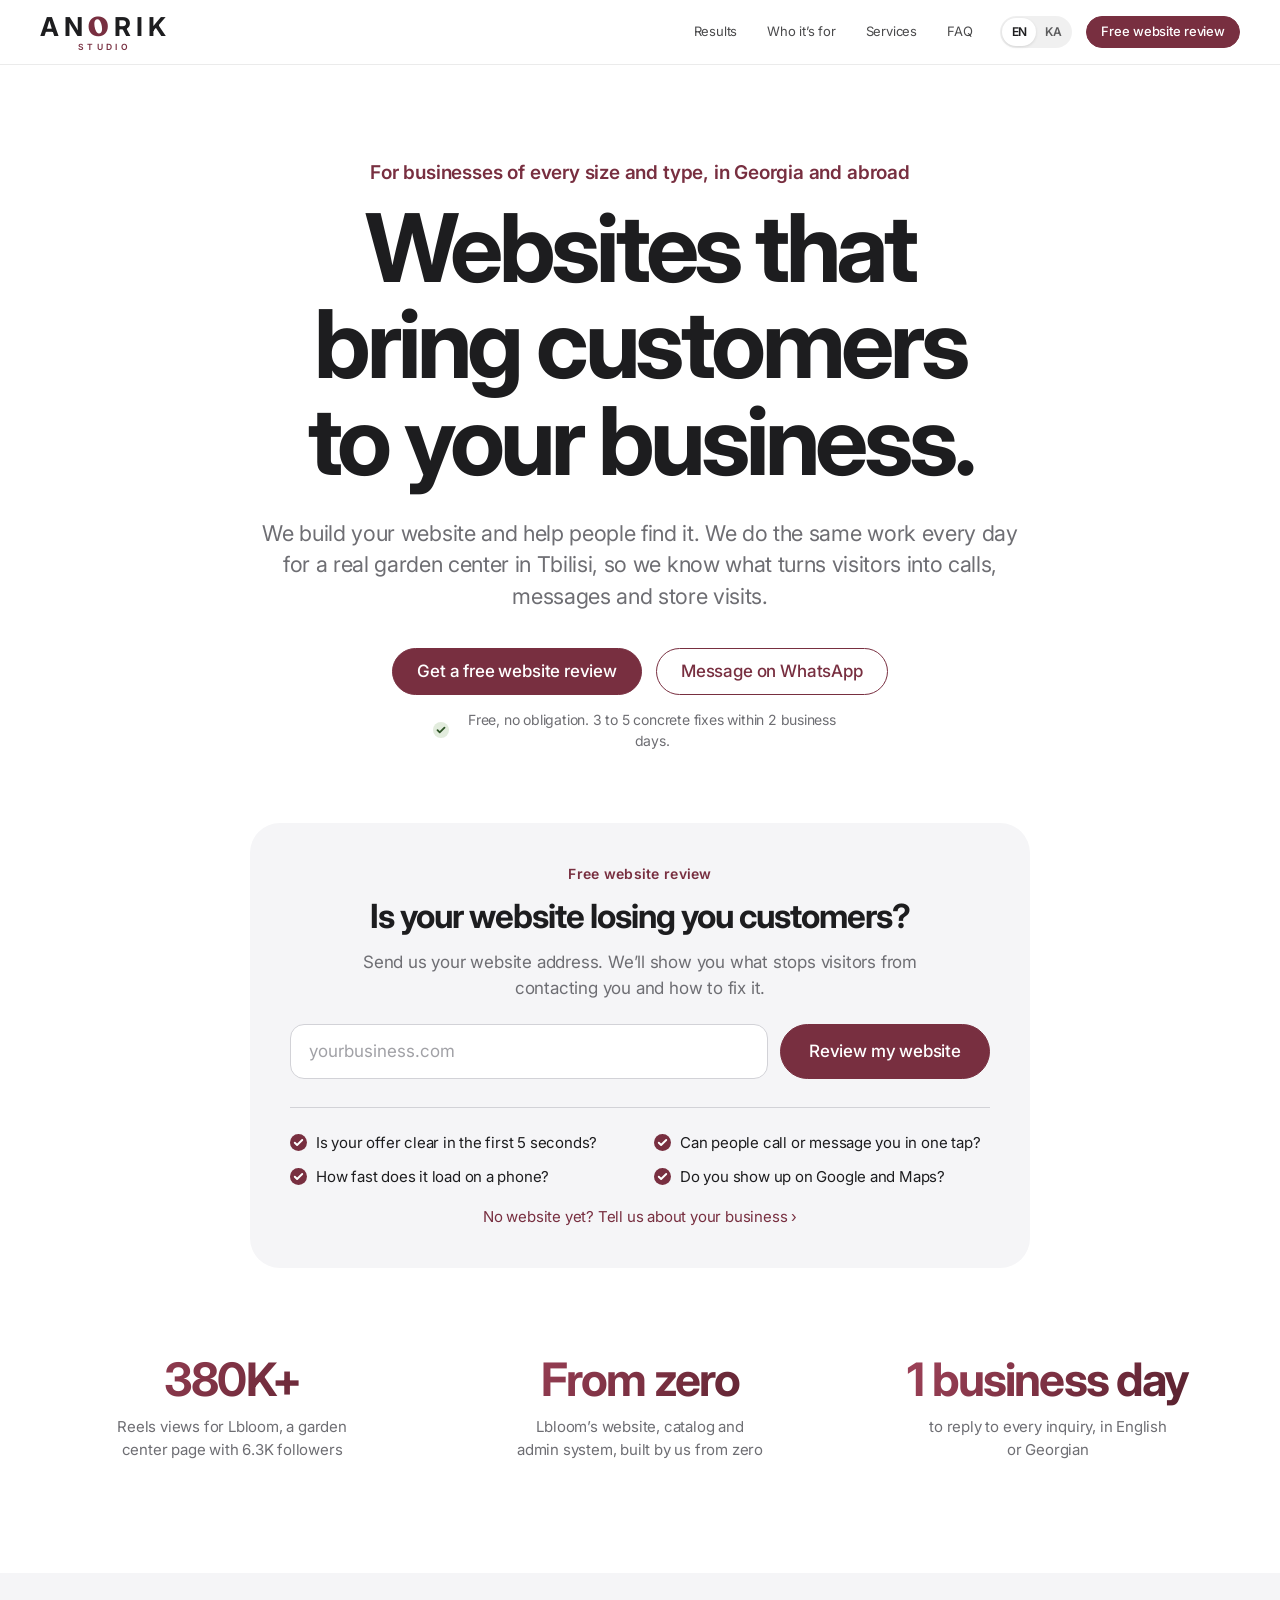
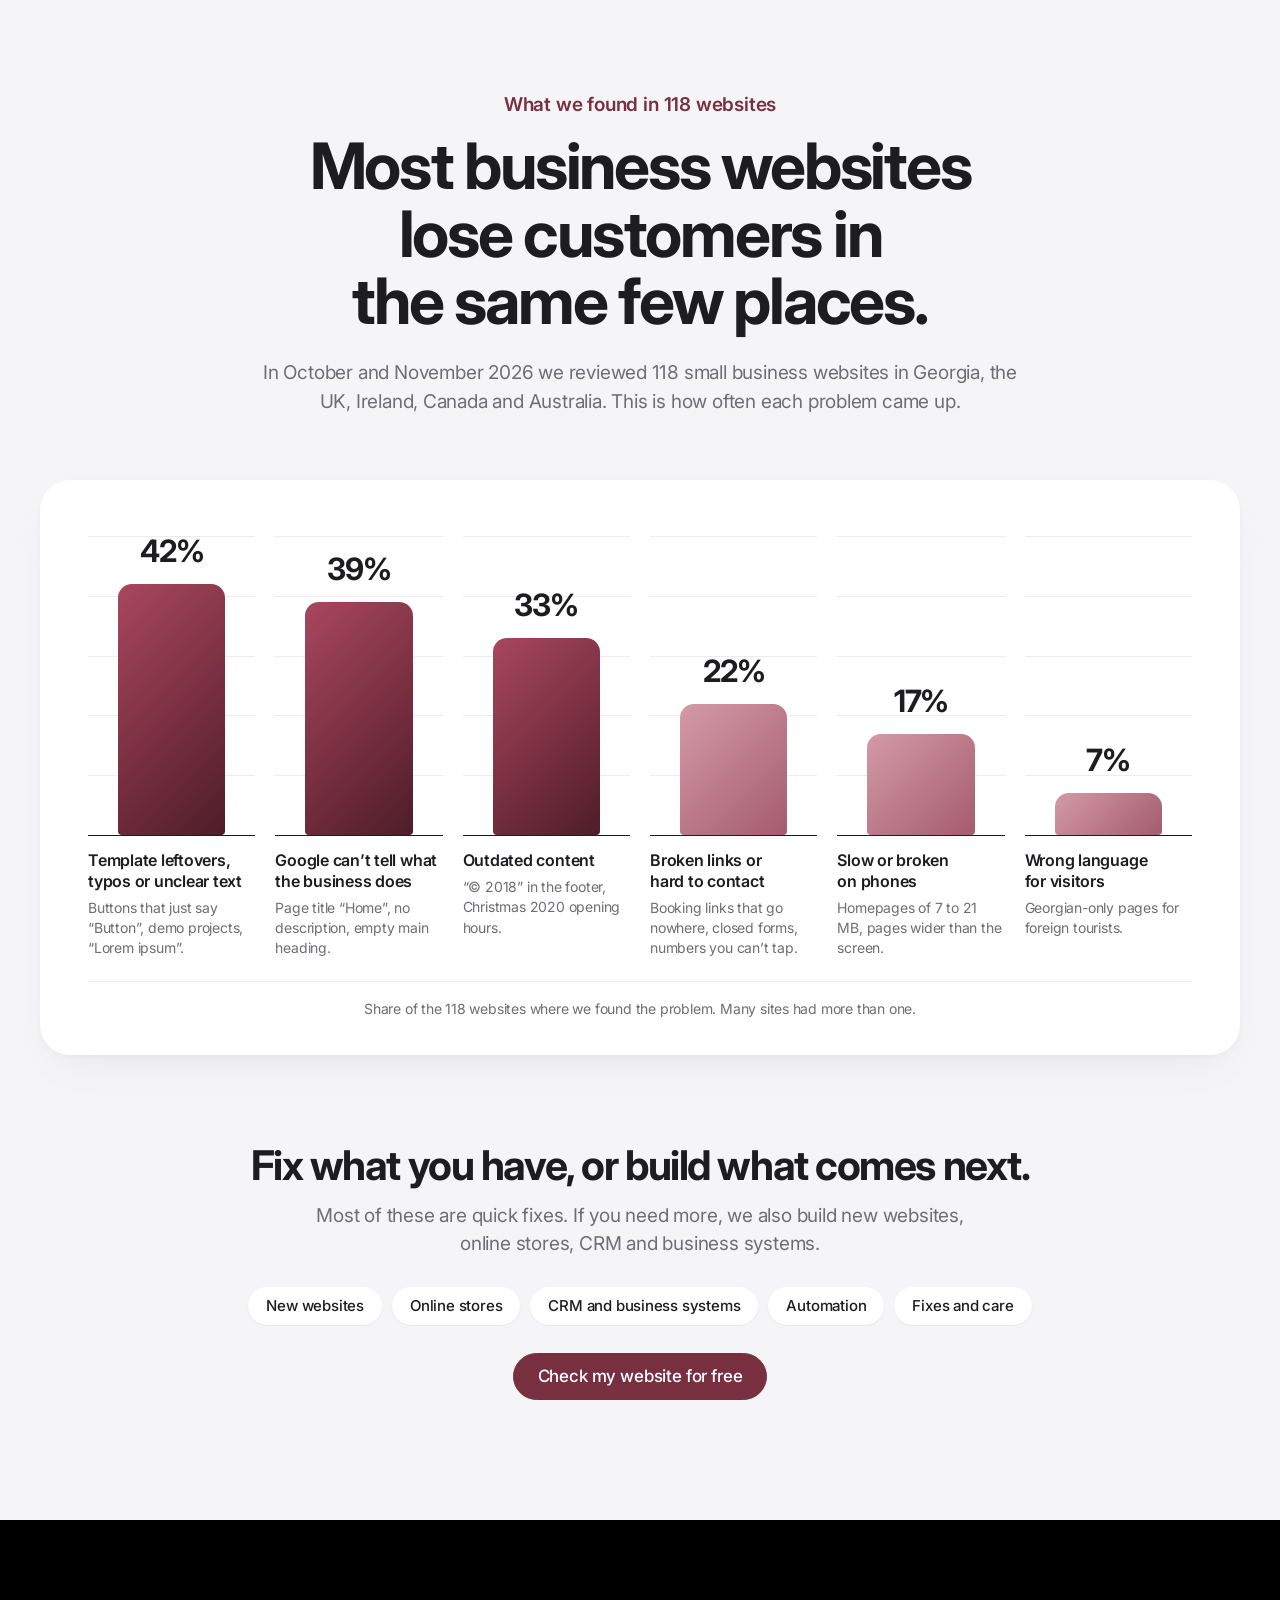
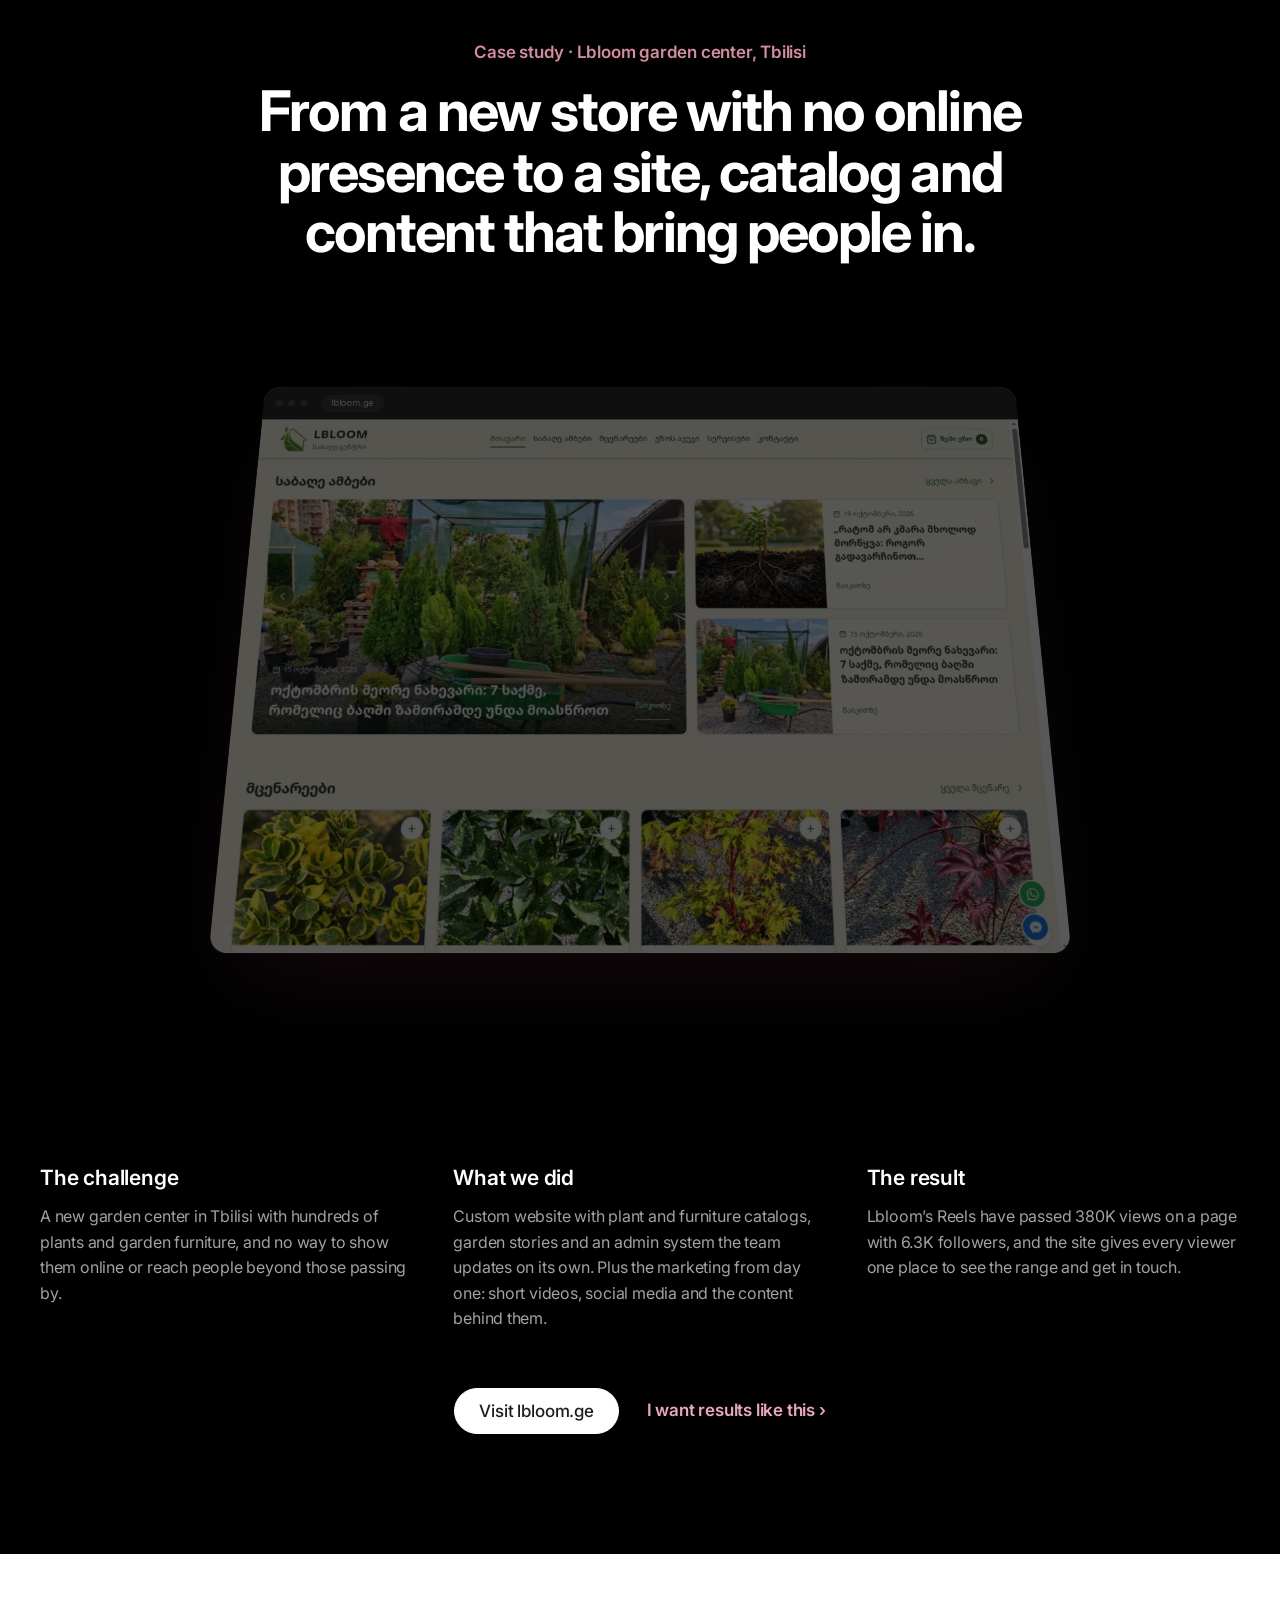
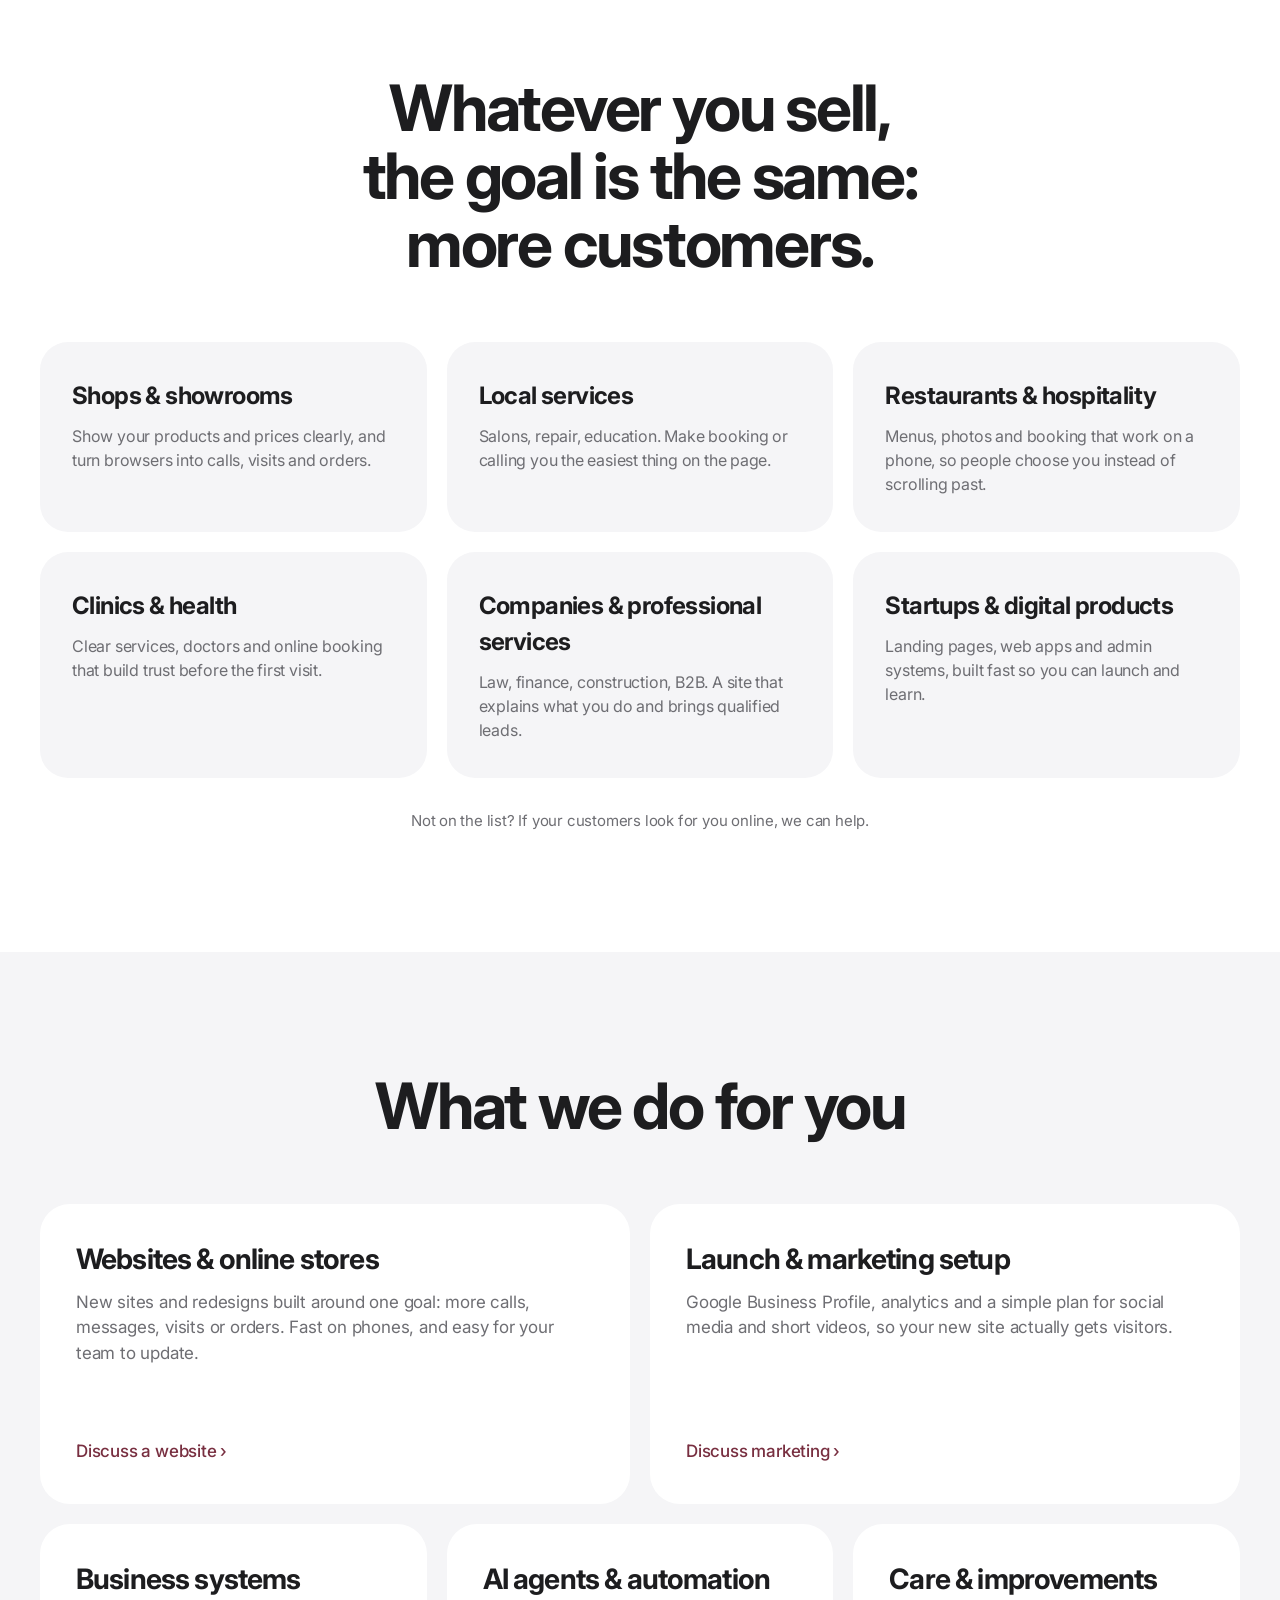
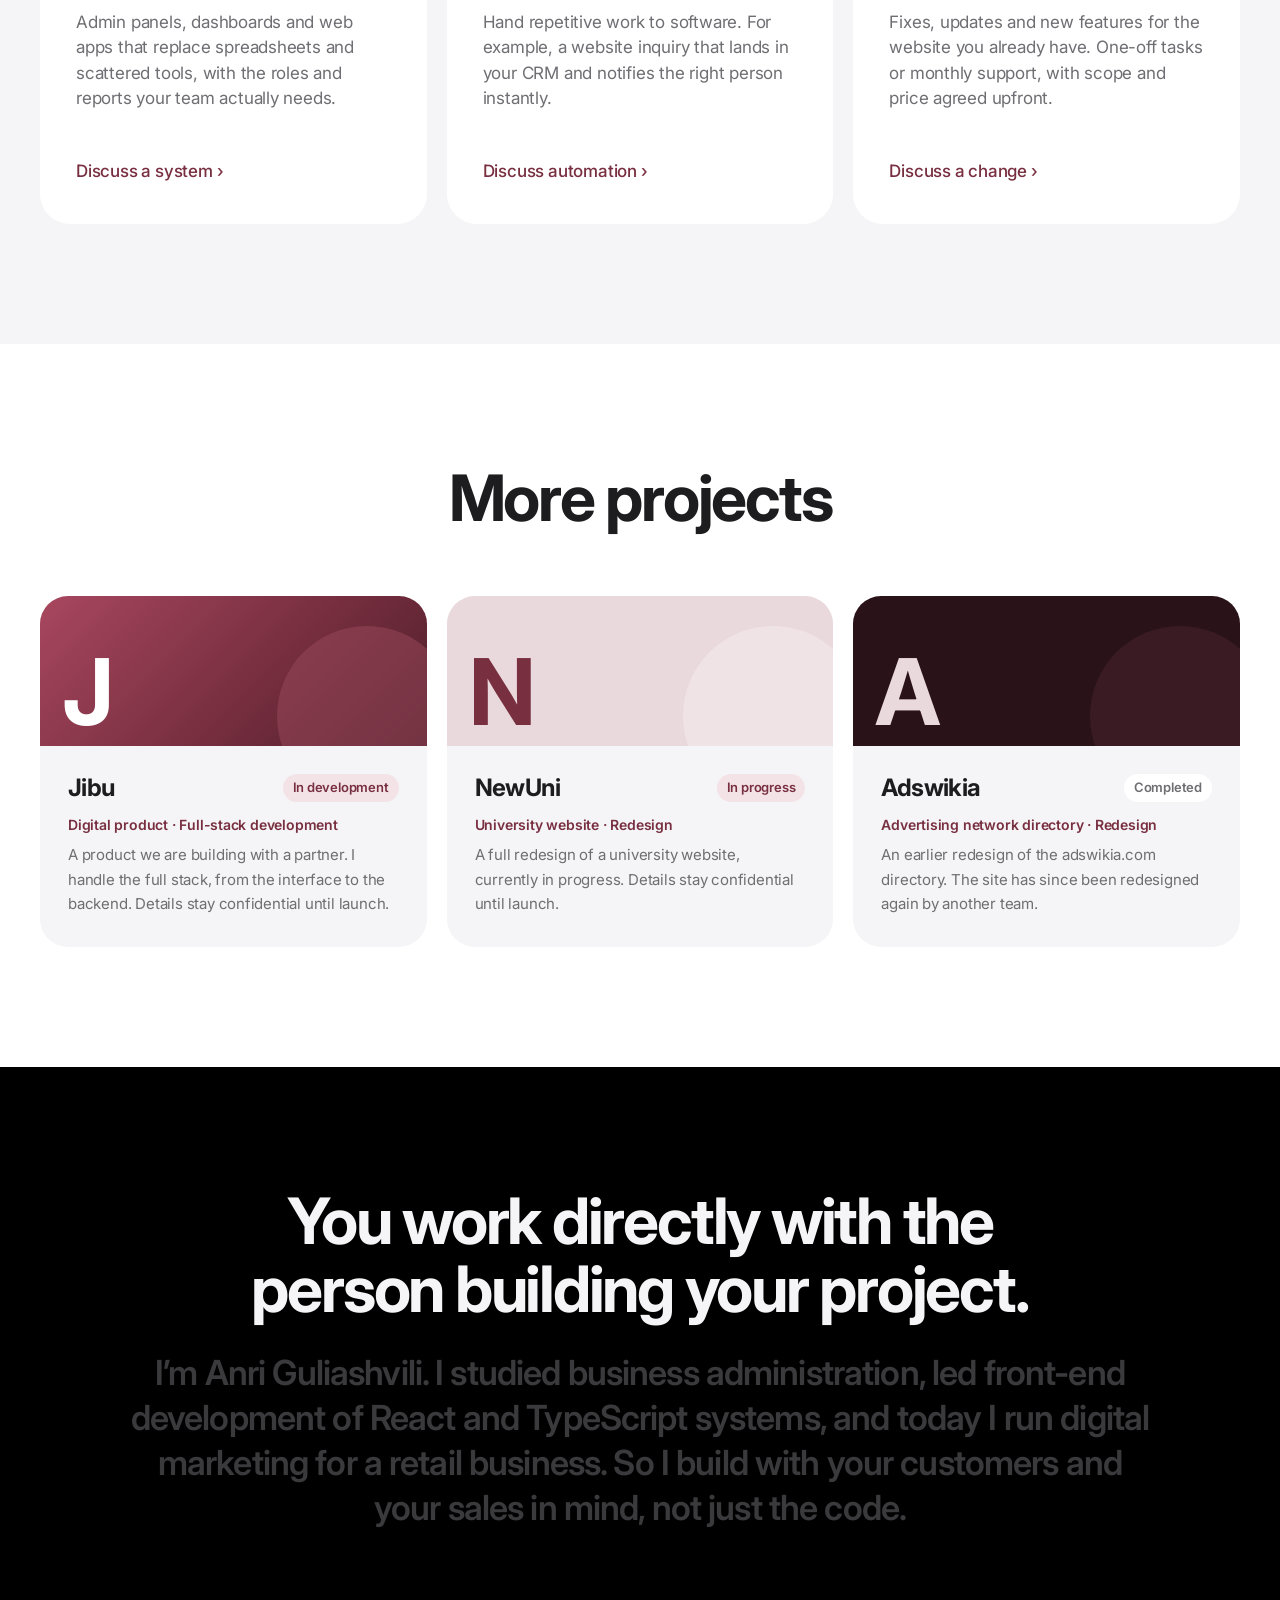
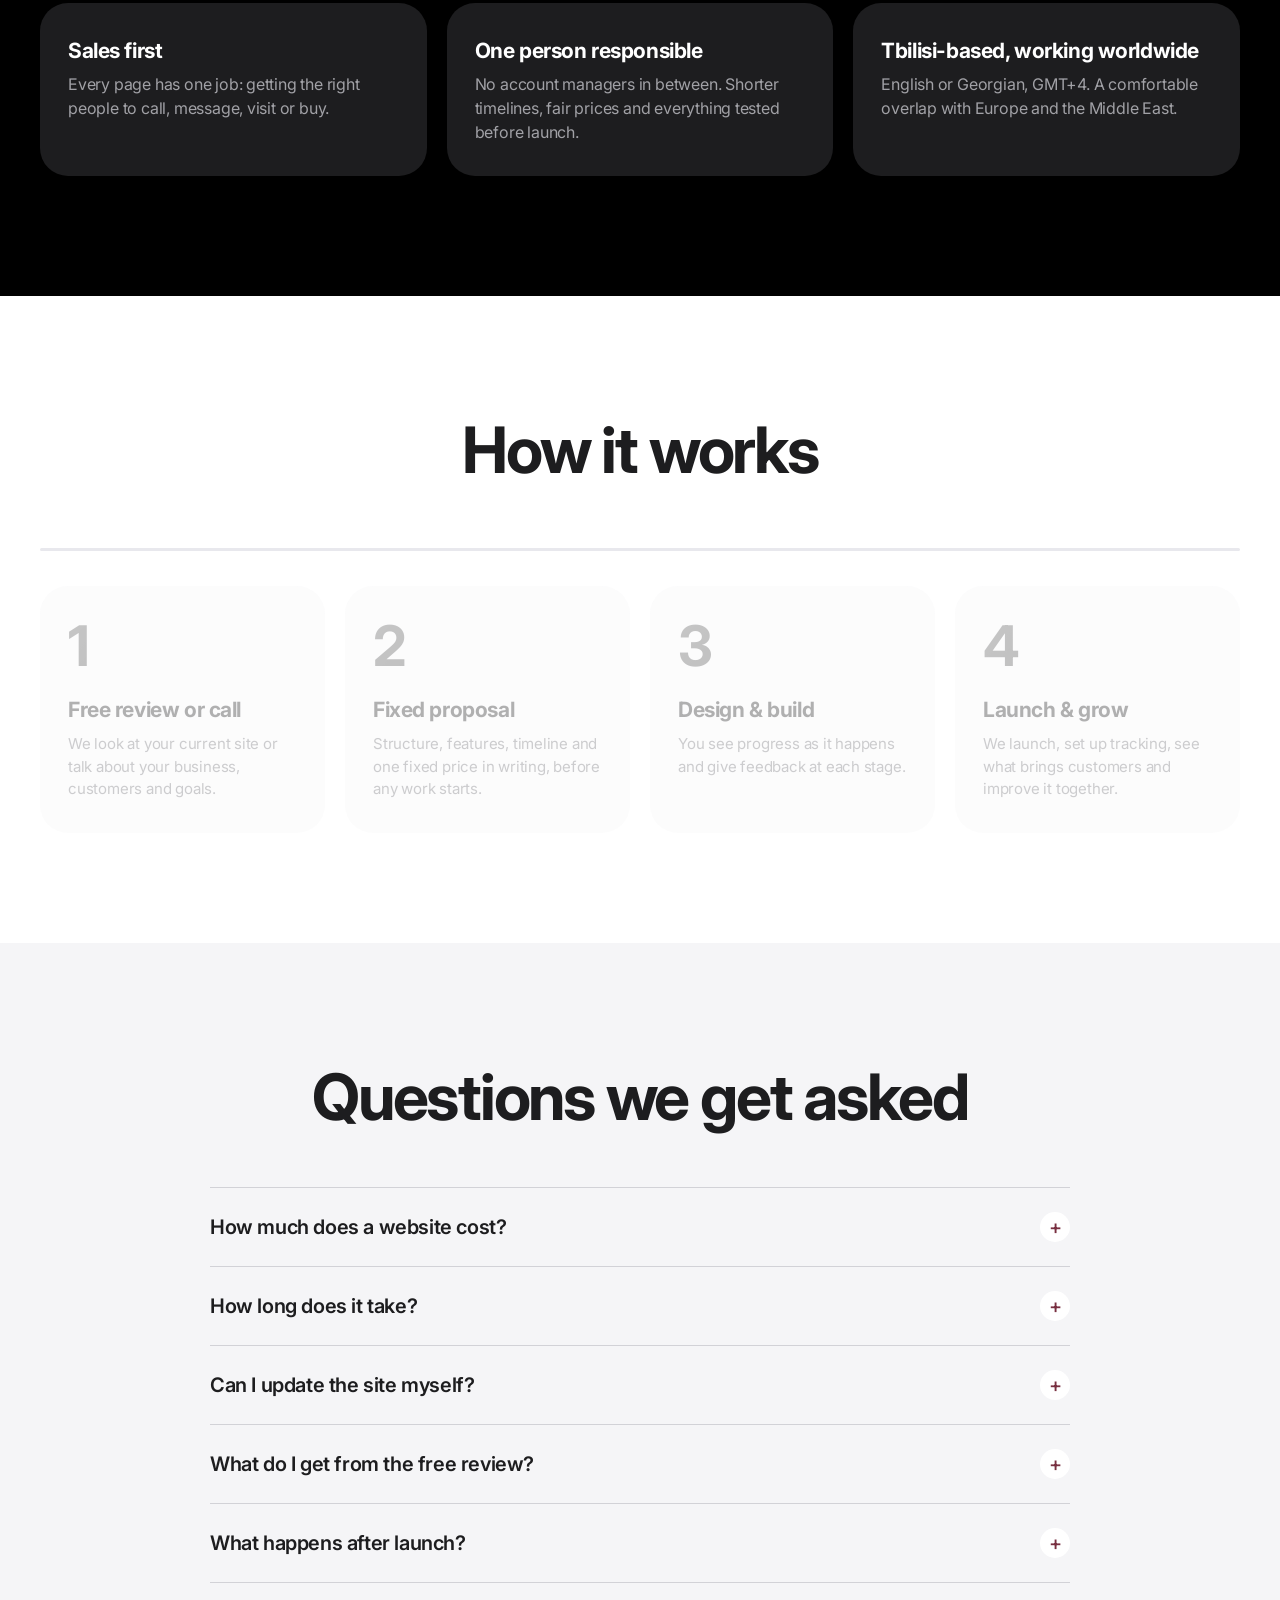
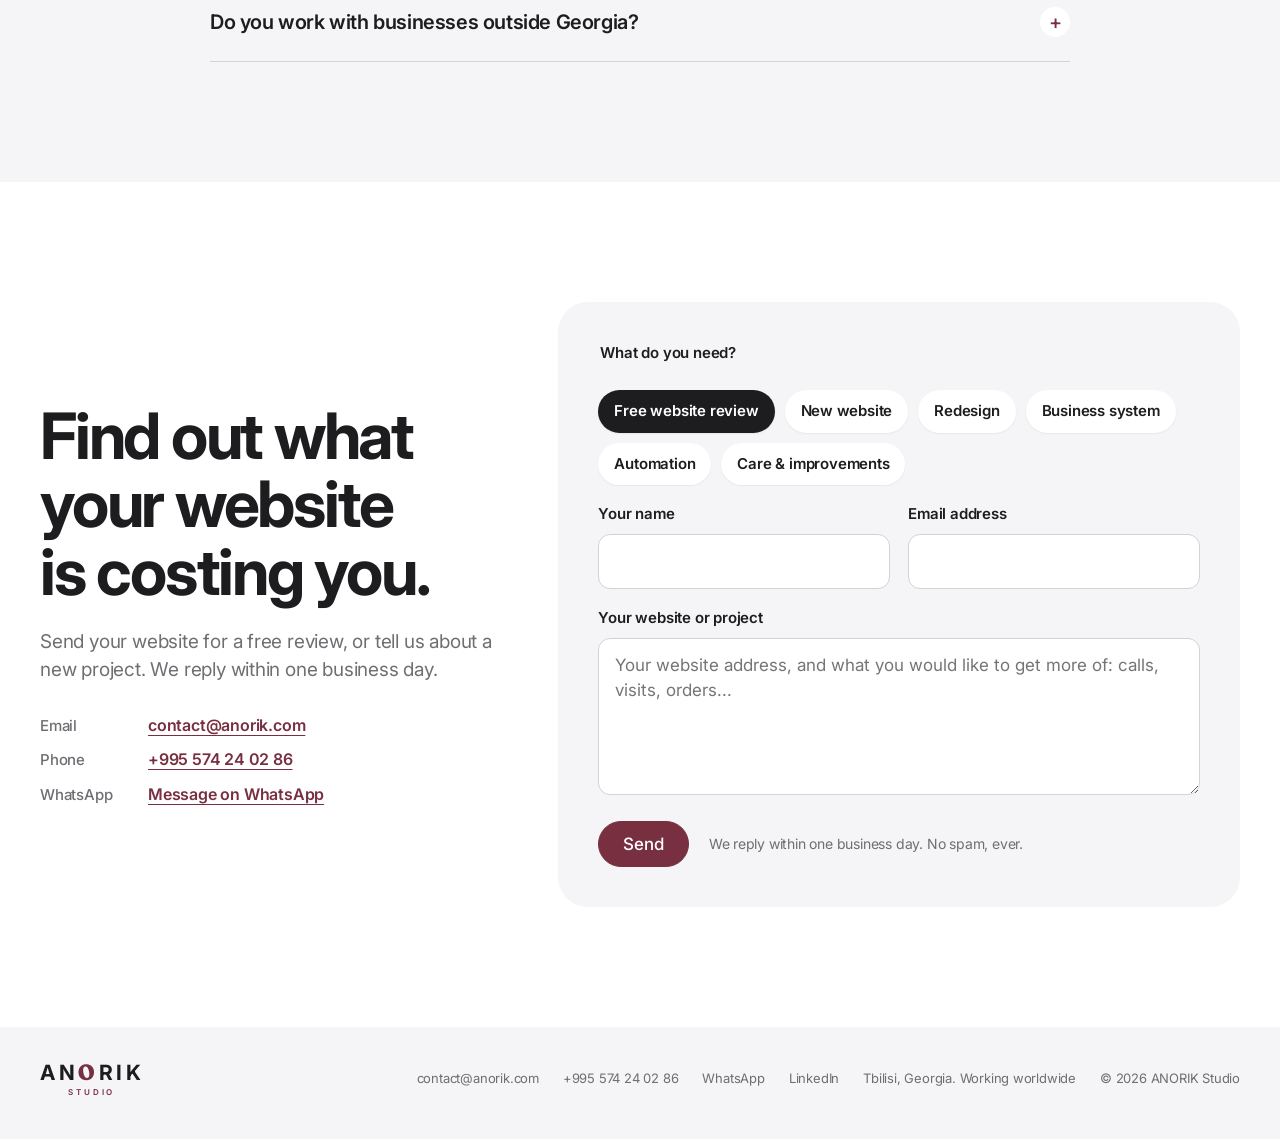
<file: index.html>
<!doctype html>
<html lang="en"><head><meta charset="UTF-8"><meta name="viewport" content="width=device-width,initial-scale=1"><meta name="theme-color" content="#ffffff">
<script>(function(c){c.add('x-js-wait');addEventListener('DOMContentLoaded',function(){setTimeout(function(){c.remove('x-js-wait')},1200)})})(document.documentElement.classList)</script>
<title>ANORIK Studio | Websites That Bring Customers, Tbilisi</title>
<meta name="description" content="Websites, online stores and business systems built to bring calls, messages, visits and orders. For businesses of every type. Get a free website review. Tbilisi, working worldwide.">
<link rel="canonical" href="https://anorik.com/">
<link rel="alternate" hreflang="en" href="https://anorik.com/"><link rel="alternate" hreflang="ka" href="https://anorik.com/ka/"><link rel="alternate" hreflang="x-default" href="https://anorik.com/">
<meta name="robots" content="index,follow,max-image-preview:large">
<meta property="og:type" content="website"><meta property="og:site_name" content="ANORIK Studio"><meta property="og:url" content="https://anorik.com/"><meta property="og:title" content="ANORIK Studio | Websites that bring customers to your business"><meta property="og:description" content="Websites and marketing that bring customers, for businesses of every type. Get a free review of your website."><meta property="og:image" content="https://anorik.com/assets/og-image.png"><meta property="og:image:width" content="1200"><meta property="og:image:height" content="630"><meta property="og:image:alt" content="ANORIK Studio"><meta property="og:locale" content="en_US"><meta property="og:locale:alternate" content="ka_GE">
<meta name="twitter:card" content="summary_large_image"><meta name="twitter:title" content="ANORIK Studio | Websites that bring customers to your business"><meta name="twitter:description" content="Websites and marketing that bring customers, for businesses of every type. Get a free review of your website."><meta name="twitter:image" content="https://anorik.com/assets/og-image.png">
<script type="application/ld+json">{"@context":"https://schema.org","@graph":[{"@type":"ProfessionalService","@id":"https://anorik.com/#studio","name":"ANORIK Studio","url":"https://anorik.com/","logo":"https://anorik.com/assets/favicon-180.png","image":"https://anorik.com/assets/og-image.png","description":"Websites, online stores and business systems built to bring calls, messages, visits and orders. For businesses of every type. Get a free website review. Tbilisi, working worldwide.","email":"contact@anorik.com","telephone":"+995 574 24 02 86","address":{"@type":"PostalAddress","addressLocality":"Tbilisi","addressCountry":"GE"},"areaServed":[{"@type":"Country","name":"Georgia"},"Worldwide"],"knowsLanguage":["en","ka"],"founder":{"@type":"Person","name":"Anri Guliashvili","sameAs":"https://www.linkedin.com/in/anri-guliashvili-5b4673323/"},"sameAs":["https://www.linkedin.com/in/anri-guliashvili-5b4673323/"],"hasOfferCatalog":{"@type":"OfferCatalog","name":"Services","itemListElement":[{"@type":"Offer","itemOffered":{"@type":"Service","name":"Website design and development"}},{"@type":"Offer","itemOffered":{"@type":"Service","name":"Online stores"}},{"@type":"Offer","itemOffered":{"@type":"Service","name":"Launch and marketing setup"}},{"@type":"Offer","itemOffered":{"@type":"Service","name":"Business systems and admin panels"}},{"@type":"Offer","itemOffered":{"@type":"Service","name":"AI agents and business automation"}},{"@type":"Offer","itemOffered":{"@type":"Service","name":"Website maintenance and improvements"}}]}},{"@type":"WebSite","@id":"https://anorik.com/#website","url":"https://anorik.com/","name":"ANORIK Studio","inLanguage":["en","ka"],"publisher":{"@id":"https://anorik.com/#studio"}}]}</script>
<link rel="icon" href="assets/favicon.svg?v=3" type="image/svg+xml"><link rel="apple-touch-icon" href="assets/favicon-180.png?v=3">
<link rel="preconnect" href="https://fonts.googleapis.com"><link rel="preconnect" href="https://fonts.gstatic.com" crossorigin><link rel="stylesheet" href="https://fonts.googleapis.com/css2?family=Inter:wght@400;500;600;700&display=swap"><link rel="stylesheet" href="style.css?v=34c1cd73"></head><body><div id="anorik-refined-studio" data-language="en" lang="en">

<header class="x-head" id="al-top">
<div class="x-wrap x-head-row">
<a class="al-logo" href="#al-top" aria-label="ANORIK Studio home"><span class="al-brand-type"><strong class="al-brand-name" aria-label="ANORIK"><span class="al-letter-a" aria-hidden="true">A</span><span class="al-letter-n" aria-hidden="true">N</span><span class="al-letter-o" aria-hidden="true">O</span><span class="al-letter-r" aria-hidden="true">R</span><span class="al-letter-i" aria-hidden="true">I</span><span class="al-letter-k" aria-hidden="true">K</span></strong><small class="al-brand-descriptor">STUDIO</small></span></a>
<nav class="x-nav" aria-label="Main navigation"><a href="#work"><span data-en="Results" data-ka="შედეგები">Results</span></a><a href="#for"><span data-en="Who it’s for" data-ka="ვისთვის">Who it’s for</span></a><a href="#services"><span data-en="Services" data-ka="სერვისები">Services</span></a><a href="#faq"><span data-en="FAQ" data-ka="კითხვები">FAQ</span></a></nav>
<div class="x-head-actions"><nav class="x-locale" aria-label="Language"><a href="/" hreflang="en" lang="en" data-language-button="en" aria-current="true">EN</a><a href="/ka/" hreflang="ka" lang="ka" data-language-button="ka">KA</a></nav><a class="x-btn x-btn-small" href="#contact" data-pick-kind="Free website review"><span data-en="Free website review" data-ka="უფასო აუდიტი">Free website review</span></a></div>
</div>
<div class="x-wrap"><nav class="x-nav-mobile" aria-label="Sections"><a href="#work"><span data-en="Results" data-ka="შედეგები">Results</span></a><a href="#for"><span data-en="Who it’s for" data-ka="ვისთვის">Who it’s for</span></a><a href="#services"><span data-en="Services" data-ka="სერვისები">Services</span></a><a href="#faq"><span data-en="FAQ" data-ka="კითხვები">FAQ</span></a><a href="#contact"><span data-en="Contact" data-ka="კონტაქტი">Contact</span></a></nav></div>
</header>

<main>
<section class="x-hero">
<div class="x-wrap x-hero-grid">
<div class="x-hero-copy">
<p class="x-eyebrow" data-en="For businesses of every size and type, in Georgia and abroad" data-ka="ყველა ზომისა და ტიპის ბიზნესისთვის, საქართველოში და მის ფარგლებს გარეთ">For businesses of every size and type, in Georgia and abroad</p>
<h1 data-en="Websites that bring customers to your business." data-ka="საიტები, რომლებიც შენს ბიზნესს მომხმარებლებს მოუყვანს.">Websites that bring customers to your business.</h1>
<p class="x-lede" data-en="We build your website and help people find it. We do the same work every day for a real garden center in Tbilisi, so we know what turns visitors into calls, messages and store visits." data-ka="ვქმნით საიტს და ვეხმარებით ხალხს, რომ ის იპოვონ. იმავე საქმეს ყოველდღე ვაკეთებთ თბილისის საბაღე ცენტრისთვის, ამიტომ ვიცით, რა აქცევს ვიზიტორს ზარად, მესიჯად და მაღაზიაში ვიზიტად.">We build your website and help people find it. We do the same work every day for a real garden center in Tbilisi, so we know what turns visitors into calls, messages and store visits.</p>
<div class="x-actions"><a class="x-btn" href="#contact" data-pick-kind="Free website review"><span data-en="Get a free website review" data-ka="მიიღე უფასო აუდიტი">Get a free website review</span></a><a class="x-btn x-btn-ghost" href="https://wa.me/995574240286" target="_blank" rel="noopener noreferrer"><span data-en="Message on WhatsApp" data-ka="მოგვწერე WhatsApp-ში">Message on WhatsApp</span></a></div>
<p class="x-assure" data-en="Free, no obligation. 3 to 5 concrete fixes within 2 business days." data-ka="უფასოდ და ვალდებულების გარეშე. 3-5 კონკრეტული რჩევა 2 სამუშაო დღეში.">Free, no obligation. 3 to 5 concrete fixes within 2 business days.</p>
</div>

<form class="x-review" id="x-review" aria-labelledby="x-review-title" novalidate>
<p class="x-review-tag" data-en="Free website review" data-ka="უფასო აუდიტი">Free website review</p>
<h2 id="x-review-title" data-en="Is your website losing you customers?" data-ka="კარგავს შენი საიტი მომხმარებლებს?">Is your website losing you customers?</h2>
<p class="x-review-text" data-en="Send us your website address. We’ll show you what stops visitors from contacting you and how to fix it." data-ka="გამოგვიგზავნე საიტის მისამართი. გაჩვენებთ, რა უშლის ხელს ვიზიტორებს დაგიკავშირდნენ და როგორ გამოსწორდეს.">Send us your website address. We’ll show you what stops visitors from contacting you and how to fix it.</p>
<label class="x-review-field"><span class="x-sr" data-en="Your website address" data-ka="შენი საიტის მისამართი">Your website address</span><input id="x-review-url" name="url" type="text" inputmode="url" autocomplete="url" maxlength="200" data-placeholder-en="yourbusiness.com" placeholder="yourbusiness.com" data-placeholder-ka="შენიბიზნესი.ge"></label>
<button type="submit" class="x-btn x-btn-light"><span data-en="Review my website" data-ka="შეამოწმე ჩემი საიტი">Review my website</span></button>
<ul class="x-review-points">
<li data-en="Is your offer clear in the first 5 seconds?" data-ka="გასაგებია შენი შეთავაზება პირველ 5 წამში?">Is your offer clear in the first 5 seconds?</li>
<li data-en="Can people call or message you in one tap?" data-ka="შეუძლიათ ერთი შეხებით დაგირეკონ ან მოგწერონ?">Can people call or message you in one tap?</li>
<li data-en="How fast does it load on a phone?" data-ka="რამდენად სწრაფად იტვირთება ტელეფონზე?">How fast does it load on a phone?</li>
<li data-en="Do you show up on Google and Maps?" data-ka="ჩანხარ Google-სა და რუკებზე?">Do you show up on Google and Maps?</li>
</ul>
<a class="x-review-alt" href="#contact" data-pick-kind="New website"><span data-en="No website yet? Tell us about your business" data-ka="საიტი ჯერ არ გაქვს? მოგვიყევი შენს ბიზნესზე">No website yet? Tell us about your business</span></a>
</form>
</div>

<div class="x-wrap">
<dl class="x-proof">
<div><dt>380K+</dt><dd data-en="Reels views for Lbloom, a garden center page with 6.3K followers" data-ka="Reels-ის ნახვა Lbloom-ისთვის, საბაღე ცენტრის გვერდზე 6.3K გამომწერით">Reels views for Lbloom, a garden center page with 6.3K followers</dd></div>
<div><dt data-en="From zero" data-ka="ნულიდან">From zero</dt><dd data-en="Lbloom’s website, catalog and admin system, built by us from zero" data-ka="Lbloom-ის საიტი, კატალოგი და ადმინსისტემა, ჩვენ მიერ ნულიდან შექმნილი">Lbloom’s website, catalog and admin system, built by us from zero</dd></div>
<div><dt data-en="1 business day" data-ka="1 სამუშაო დღე">1 business day</dt><dd data-en="to reply to every inquiry, in English or Georgian" data-ka="ყველა მოთხოვნაზე პასუხისთვის, ქართულად ან ინგლისურად">to reply to every inquiry, in English or Georgian</dd></div>
</dl>
</div>
</section>

<section class="x-pains x-stats" aria-labelledby="pains-title">
<div class="x-wrap">
<div class="x-stats-head">
<p class="x-eyebrow"><span data-en="What we found in 118 websites" data-ka="რა ვიპოვეთ 118 საიტზე">What we found in 118 websites</span></p>
<h2 id="pains-title" class="x-section-title" data-en="Most business websites lose customers in the same few places." data-ka="ბიზნეს საიტების უმეტესობა მომხმარებელს ერთსა და იმავე ადგილებში კარგავს.">Most business websites lose customers in the same few places.</h2>
<p class="x-pains-text" data-en="In October and November 2026 we reviewed 118 small business websites in Georgia, the UK, Ireland, Canada and Australia. This is how often each problem came up." data-ka="2026 წლის ოქტომბერ-ნოემბერში შევამოწმეთ 118 მცირე ბიზნესის საიტი საქართველოში, დიდ ბრიტანეთში, ირლანდიაში, კანადასა და ავსტრალიაში. ასე ხშირად გვხვდებოდა თითოეული პრობლემა.">In October and November 2026 we reviewed 118 small business websites in Georgia, the UK, Ireland, Canada and Australia. This is how often each problem came up.</p>
</div>
<figure class="x-chart">
<ol class="x-bars" aria-label="Share of reviewed websites with each problem">
<li class="x-bar" style="--v:42;--i:0" tabindex="0">
<div class="x-bar-col"><span class="x-bar-fill"></span><span class="x-bar-num" data-value="42">42%</span></div>
<p class="x-bar-label" data-en="Template leftovers, typos or unclear text" data-ka="შაბლონის ნარჩენები, შეცდომები ან გაუგებარი ტექსტი">Template leftovers, typos or unclear text</p>
<p class="x-bar-example" data-en="Buttons that just say “Button”, demo projects, “Lorem ipsum”." data-ka="ღილაკები წარწერით „Button“, სადემო პროექტები, „Lorem ipsum“.">Buttons that just say “Button”, demo projects, “Lorem ipsum”.</p>
</li>
<li class="x-bar" style="--v:39;--i:1" tabindex="0">
<div class="x-bar-col"><span class="x-bar-fill"></span><span class="x-bar-num" data-value="39">39%</span></div>
<p class="x-bar-label" data-en="Google can’t tell what the business does" data-ka="Google ვერ იგებს, რას აკეთებს ბიზნესი">Google can’t tell what the business does</p>
<p class="x-bar-example" data-en="Page title “Home”, no description, empty main heading." data-ka="სათაური „Home“, აღწერა არ აქვს, მთავარი სათაური ცარიელია.">Page title “Home”, no description, empty main heading.</p>
</li>
<li class="x-bar" style="--v:33;--i:2" tabindex="0">
<div class="x-bar-col"><span class="x-bar-fill"></span><span class="x-bar-num" data-value="33">33%</span></div>
<p class="x-bar-label" data-en="Outdated content" data-ka="მოძველებული შინაარსი">Outdated content</p>
<p class="x-bar-example" data-en="“© 2018” in the footer, Christmas 2020 opening hours." data-ka="„© 2018“ საიტის ძირში, 2020 წლის საშობაო სამუშაო საათები.">“© 2018” in the footer, Christmas 2020 opening hours.</p>
</li>
<li class="x-bar" style="--v:22;--i:3" tabindex="0">
<div class="x-bar-col"><span class="x-bar-fill"></span><span class="x-bar-num" data-value="22">22%</span></div>
<p class="x-bar-label" data-en="Broken links or hard to contact" data-ka="გაფუჭებული ბმულები, რთული დაკავშირება">Broken links or hard to contact</p>
<p class="x-bar-example" data-en="Booking links that go nowhere, closed forms, numbers you can’t tap." data-ka="ჯავშნის ბმული არსად მიდის, ფორმა დახურულია, ნომერზე დაჭერით ვერ რეკავ.">Booking links that go nowhere, closed forms, numbers you can’t tap.</p>
</li>
<li class="x-bar" style="--v:17;--i:4" tabindex="0">
<div class="x-bar-col"><span class="x-bar-fill"></span><span class="x-bar-num" data-value="17">17%</span></div>
<p class="x-bar-label" data-en="Slow or broken on phones" data-ka="ნელია ან არ მუშაობს ტელეფონზე">Slow or broken on phones</p>
<p class="x-bar-example" data-en="Homepages of 7 to 21 MB, pages wider than the screen." data-ka="7-დან 21 MB-მდე მთავარი გვერდები, ეკრანზე უფრო განიერი გვერდები.">Homepages of 7 to 21 MB, pages wider than the screen.</p>
</li>
<li class="x-bar" style="--v:7;--i:5" tabindex="0">
<div class="x-bar-col"><span class="x-bar-fill"></span><span class="x-bar-num" data-value="7">7%</span></div>
<p class="x-bar-label" data-en="Wrong language for visitors" data-ka="არასწორი ენა ვიზიტორისთვის">Wrong language for visitors</p>
<p class="x-bar-example" data-en="Georgian-only pages for foreign tourists." data-ka="მხოლოდ ქართული გვერდები უცხოელი ტურისტებისთვის.">Georgian-only pages for foreign tourists.</p>
</li>
</ol>
<figcaption class="x-chart-note" data-en="Share of the 118 websites where we found the problem. Many sites had more than one." data-ka="იმ საიტების წილი 118-დან, სადაც პრობლემა ვიპოვეთ. ბევრ საიტს ერთზე მეტი ჰქონდა.">Share of the 118 websites where we found the problem. Many sites had more than one.</figcaption>
</figure>
<div class="x-stats-more">
<div>
<h3 data-en="Fix what you have, or build what comes next." data-ka="გავასწოროთ არსებული ან ავაწყოთ ახალი.">Fix what you have, or build what comes next.</h3>
<p data-en="Most of these are quick fixes. If you need more, we also build new websites, online stores, CRM and business systems." data-ka="ამათი უმეტესობა სწრაფად სწორდება. თუ მეტი გჭირდება, ვაწყობთ ახალ საიტებს, ონლაინ მაღაზიებს, CRM-სა და ბიზნეს სისტემებს.">Most of these are quick fixes. If you need more, we also build new websites, online stores, CRM and business systems.</p>
<ul class="x-chips">
<li><a href="#services" data-en="New websites" data-ka="ახალი საიტები">New websites</a></li>
<li><a href="#services" data-en="Online stores" data-ka="ონლაინ მაღაზიები">Online stores</a></li>
<li><a href="#services" data-en="CRM and business systems" data-ka="CRM და ბიზნეს სისტემები">CRM and business systems</a></li>
<li><a href="#services" data-en="Automation" data-ka="ავტომატიზაცია">Automation</a></li>
<li><a href="#services" data-en="Fixes and care" data-ka="გასწორება და მოვლა">Fixes and care</a></li>
</ul>
</div>
<a class="x-btn" href="#contact" data-pick-kind="Free website review"><span data-en="Check my website for free" data-ka="შეამოწმე ჩემი საიტი უფასოდ">Check my website for free</span></a>
</div>
</div>
</section>

<section class="x-case" id="work" aria-labelledby="case-title">
<div class="x-wrap">
<div class="x-case-head">
<p class="x-kicker" data-en="Case study · Lbloom garden center, Tbilisi" data-ka="ქეისი · საბაღე ცენტრი Lbloom, თბილისი">Case study · Lbloom garden center, Tbilisi</p>
<h2 id="case-title" data-en="From a new store with no online presence to a site, catalog and content that bring people in." data-ka="ახალი მაღაზიიდან, ონლაინ ყოფნის გარეშე, საიტამდე, კატალოგამდე და კონტენტამდე, რომელსაც ხალხი მოჰყავს.">From a new store with no online presence to a site, catalog and content that bring people in.</h2>
</div>
<figure class="x-case-shot"><div class="x-browser"><span class="x-browser-bar" aria-hidden="true"><i></i><i></i><i></i><span>lbloom.ge</span></span><img src="assets/lbloom-home.webp" width="1348" height="926" alt="Lbloom homepage with garden stories and plant photos" loading="lazy"></div></figure>
<dl class="x-case-facts">
<div><dt data-en="The challenge" data-ka="ამოცანა">The challenge</dt><dd data-en="A new garden center in Tbilisi with hundreds of plants and garden furniture, and no way to show them online or reach people beyond those passing by." data-ka="ახალი საბაღე ცენტრი თბილისში, ასობით მცენარითა და საბაღე ავეჯით, მაგრამ მათი ონლაინ ჩვენებისა და გამვლელებს მიღმა ხალხამდე მიღწევის საშუალების გარეშე.">A new garden center in Tbilisi with hundreds of plants and garden furniture, and no way to show them online or reach people beyond those passing by.</dd></div>
<div><dt data-en="What we did" data-ka="რა გავაკეთეთ">What we did</dt><dd data-en="Custom website with plant and furniture catalogs, garden stories and an admin system the team updates on its own. Plus the marketing from day one: short videos, social media and the content behind them." data-ka="ინდივიდუალური საიტი მცენარეებისა და ავეჯის კატალოგებით, ბაღის ისტორიებითა და ადმინსისტემით, რომელსაც გუნდი თავად ანახლებს. ასევე მარკეტინგი პირველი დღიდან: მოკლე ვიდეოები, სოციალური მედია და მათი კონტენტი.">Custom website with plant and furniture catalogs, garden stories and an admin system the team updates on its own. Plus the marketing from day one: short videos, social media and the content behind them.</dd></div>
<div><dt data-en="The result" data-ka="შედეგი">The result</dt><dd data-en="Lbloom’s Reels have passed 380K views on a page with 6.3K followers, and the site gives every viewer one place to see the range and get in touch." data-ka="Lbloom-ის Reels-მა 380 ათას ნახვას გადააჭარბა გვერდზე 6.3K გამომწერით, საიტი კი ყველა მნახველს აძლევს ერთ სივრცეს, სადაც არჩევანს ნახავს და მაღაზიას დაუკავშირდება.">Lbloom’s Reels have passed 380K views on a page with 6.3K followers, and the site gives every viewer one place to see the range and get in touch.</dd></div>
</dl>
<div class="x-case-foot"><a class="x-btn x-btn-light" href="https://lbloom.ge/" target="_blank" rel="noopener noreferrer"><span data-en="Visit lbloom.ge" data-ka="ეწვიე lbloom.ge-ს">Visit lbloom.ge</span></a><a class="x-case-link" href="#contact" data-pick-kind="New website"><span data-en="I want results like this" data-ka="მინდა მსგავსი შედეგი">I want results like this</span></a>
</div>
</div>
</section>

<section class="x-for" id="for" aria-labelledby="for-title">
<div class="x-wrap">
<h2 id="for-title" class="x-section-title" data-en="Whatever you sell, the goal is the same: more customers." data-ka="რასაც არ უნდა ყიდდე, მიზანი ერთია: მეტი მომხმარებელი.">Whatever you sell, the goal is the same: more customers.</h2>
<ul class="x-for-list"><li><h3 data-en="Shops &amp; showrooms" data-ka="მაღაზიები და შოურუმები">Shops &amp; showrooms</h3><p data-en="Show your products and prices clearly, and turn browsers into calls, visits and orders." data-ka="აჩვენე პროდუქცია და ფასები გასაგებად და აქციე დათვალიერება ზარად, ვიზიტად და შეკვეთად.">Show your products and prices clearly, and turn browsers into calls, visits and orders.</p></li><li><h3 data-en="Local services" data-ka="ადგილობრივი მომსახურება">Local services</h3><p data-en="Salons, repair, education. Make booking or calling you the easiest thing on the page." data-ka="სალონები, ხელოსნები, სასწავლო ცენტრები. ჯავშანი ან ზარი გვერდზე ყველაზე მარტივი ნაბიჯი უნდა იყოს.">Salons, repair, education. Make booking or calling you the easiest thing on the page.</p></li><li><h3 data-en="Restaurants &amp; hospitality" data-ka="რესტორნები და სასტუმროები">Restaurants &amp; hospitality</h3><p data-en="Menus, photos and booking that work on a phone, so people choose you instead of scrolling past." data-ka="მენიუ, ფოტოები და ჯავშანი, რომელიც ტელეფონზე მუშაობს, რომ შენ აგირჩიონ და გვერდი არ აგიარონ.">Menus, photos and booking that work on a phone, so people choose you instead of scrolling past.</p></li><li><h3 data-en="Clinics &amp; health" data-ka="კლინიკები და ჯანმრთელობა">Clinics &amp; health</h3><p data-en="Clear services, doctors and online booking that build trust before the first visit." data-ka="გასაგები სერვისები, ექიმები და ონლაინ ჯავშანი, რომელიც ნდობას პირველ ვიზიტამდე ქმნის.">Clear services, doctors and online booking that build trust before the first visit.</p></li><li><h3 data-en="Companies &amp; professional services" data-ka="კომპანიები და პროფესიული სერვისები">Companies &amp; professional services</h3><p data-en="Law, finance, construction, B2B. A site that explains what you do and brings qualified leads." data-ka="იურიდიული, ფინანსური, სამშენებლო, B2B. საიტი, რომელიც გასაგებად ხსნის, რას აკეთებ და სწორ კლიენტებს მოიყვანს.">Law, finance, construction, B2B. A site that explains what you do and brings qualified leads.</p></li><li><h3 data-en="Startups &amp; digital products" data-ka="სტარტაპები და ციფრული პროდუქტები">Startups &amp; digital products</h3><p data-en="Landing pages, web apps and admin systems, built fast so you can launch and learn." data-ka="ლენდინგები, ვებაპლიკაციები და ადმინსისტემები, სწრაფად აწყობილი, რომ გაუშვა და ისწავლო.">Landing pages, web apps and admin systems, built fast so you can launch and learn.</p></li></ul>
<p class="x-for-note" data-en="Not on the list? If your customers look for you online, we can help." data-ka="სიაში არ ხარ? თუ შენი მომხმარებელი ონლაინ გეძებს, დაგეხმარებით.">Not on the list? If your customers look for you online, we can help.</p>
</div>
</section>

<section class="x-services" id="services" aria-labelledby="services-title">
<div class="x-wrap">
<h2 id="services-title" class="x-section-title" data-en="What we do for you" data-ka="რას ვაკეთებთ შენთვის">What we do for you</h2>
<ul class="x-service-list">
<li><h3 data-en="Websites &amp; online stores" data-ka="ვებსაიტები და ონლაინ მაღაზიები">Websites &amp; online stores</h3><p data-en="New sites and redesigns built around one goal: more calls, messages, visits or orders. Fast on phones, and easy for your team to update." data-ka="ახალი საიტები და რედიზაინი ერთი მიზნით: მეტი ზარი, მესიჯი, ვიზიტი ან შეკვეთა. სწრაფი ტელეფონზე და მარტივად სამართავი შენი გუნდისთვის.">New sites and redesigns built around one goal: more calls, messages, visits or orders. Fast on phones, and easy for your team to update.</p><a href="#contact" data-pick-kind="New website"><span data-en="Discuss a website" data-ka="საიტის განხილვა">Discuss a website</span></a></li>
<li><h3 data-en="Launch &amp; marketing setup" data-ka="გაშვება და მარკეტინგი">Launch &amp; marketing setup</h3><p data-en="Google Business Profile, analytics and a simple plan for social media and short videos, so your new site actually gets visitors." data-ka="Google Business პროფილი, ანალიტიკა და მარტივი გეგმა სოციალური მედიისა და მოკლე ვიდეოებისთვის, რომ ახალ საიტს რეალურად ჰყავდეს ვიზიტორები.">Google Business Profile, analytics and a simple plan for social media and short videos, so your new site actually gets visitors.</p><a href="#contact" data-pick-kind="New website"><span data-en="Discuss marketing" data-ka="მარკეტინგის განხილვა">Discuss marketing</span></a></li>
<li><h3 data-en="Business systems" data-ka="ბიზნესსისტემები">Business systems</h3><p data-en="Admin panels, dashboards and web apps that replace spreadsheets and scattered tools, with the roles and reports your team actually needs." data-ka="ადმინპანელები, დეშბორდები და ვებაპლიკაციები, რომლებიც ცხრილებსა და გაფანტულ ინსტრუმენტებს ცვლის, იმ როლებითა და ანგარიშებით, რაც შენს გუნდს რეალურად სჭირდება.">Admin panels, dashboards and web apps that replace spreadsheets and scattered tools, with the roles and reports your team actually needs.</p><a href="#contact" data-pick-kind="Business system"><span data-en="Discuss a system" data-ka="სისტემის განხილვა">Discuss a system</span></a></li>
<li><h3 data-en="AI agents &amp; automation" data-ka="AI აგენტები და ავტომატიზაცია">AI agents &amp; automation</h3><p data-en="Hand repetitive work to software. For example, a website inquiry that lands in your CRM and notifies the right person instantly." data-ka="განმეორებადი სამუშაო პროგრამას გადაეცი. მაგალითად, საიტის მოთხოვნა, რომელიც CRM-ში ხვდება და შესაბამის ადამიანს მყისიერად ატყობინებს.">Hand repetitive work to software. For example, a website inquiry that lands in your CRM and notifies the right person instantly.</p><a href="#contact" data-pick-kind="Automation"><span data-en="Discuss automation" data-ka="ავტომატიზაციის განხილვა">Discuss automation</span></a></li>
<li><h3 data-en="Care &amp; improvements" data-ka="მოვლა და გაუმჯობესება">Care &amp; improvements</h3><p data-en="Fixes, updates and new features for the website you already have. One-off tasks or monthly support, with scope and price agreed upfront." data-ka="შეცდომების გასწორება, განახლება და ახალი ფუნქციები არსებულ საიტზე. ერთჯერადი ამოცანები ან ყოველთვიური მხარდაჭერა, წინასწარ შეთანხმებული მოცულობითა და ფასით.">Fixes, updates and new features for the website you already have. One-off tasks or monthly support, with scope and price agreed upfront.</p><a href="#contact" data-pick-kind="Maintenance &amp; support"><span data-en="Discuss a change" data-ka="ცვლილების განხილვა">Discuss a change</span></a></li>
</ul>
</div>
</section>

<section class="x-more" aria-labelledby="more-title">
<div class="x-wrap">
<h2 id="more-title" class="x-section-title" data-en="More projects" data-ka="სხვა პროექტები">More projects</h2>
<ul class="x-projects">
<li class="x-project">
<div class="x-project-art x-art-jibu" aria-hidden="true"><span>J</span></div>
<div class="x-project-body">
<div class="x-project-top"><h3>Jibu</h3><span class="x-status x-status-active" data-en="In development" data-ka="მუშავდება">In development</span></div>
<p class="x-project-role" data-en="Digital product · Full-stack development" data-ka="ციფრული პროდუქტი · Full-stack დეველოპმენტი">Digital product · Full-stack development</p>
<p data-en="A product we are building with a partner. I handle the full stack, from the interface to the backend. Details stay confidential until launch." data-ka="პროდუქტი, რომელსაც პარტნიორთან ერთად ვქმნით. სრულ ტექნიკურ ნაწილს, ინტერფეისიდან სერვერამდე, მე ვაკეთებ. დეტალები გაშვებამდე კონფიდენციალურია.">A product we are building with a partner. I handle the full stack, from the interface to the backend. Details stay confidential until launch.</p>
</div>
</li>
<li class="x-project">
<div class="x-project-art x-art-newuni" aria-hidden="true"><span>N</span></div>
<div class="x-project-body">
<div class="x-project-top"><h3>NewUni</h3><span class="x-status x-status-active" data-en="In progress" data-ka="მიმდინარეობს">In progress</span></div>
<p class="x-project-role" data-en="University website · Redesign" data-ka="უნივერსიტეტის ვებსაიტი · რედიზაინი">University website · Redesign</p>
<p data-en="A full redesign of a university website, currently in progress. Details stay confidential until launch." data-ka="უნივერსიტეტის საიტის სრული რედიზაინი, რომელზეც მუშაობა მიმდინარეობს. დეტალები გაშვებამდე კონფიდენციალურია.">A full redesign of a university website, currently in progress. Details stay confidential until launch.</p>
</div>
</li>
<li class="x-project">
<div class="x-project-art x-art-ads" aria-hidden="true"><span>A</span></div>
<div class="x-project-body">
<div class="x-project-top"><h3>Adswikia</h3><span class="x-status" data-en="Completed" data-ka="დასრულებული">Completed</span></div>
<p class="x-project-role" data-en="Advertising network directory · Redesign" data-ka="სარეკლამო ქსელების კატალოგი · რედიზაინი">Advertising network directory · Redesign</p>
<p data-en="An earlier redesign of the adswikia.com directory. The site has since been redesigned again by another team." data-ka="adswikia.com-ის კატალოგის ადრეული რედიზაინი. მოგვიანებით საიტი სხვა გუნდმა ხელახლა განაახლა.">An earlier redesign of the adswikia.com directory. The site has since been redesigned again by another team.</p>
</div>
</li>
</ul>
</div>
</section>

<section class="x-about" id="about" aria-labelledby="about-title">
<div class="x-wrap x-about-grid">
<div>
<h2 id="about-title" class="x-section-title" data-en="You work directly with the person building your project." data-ka="პირდაპირ იმ ადამიანთან მუშაობ, ვინც შენს პროექტს ქმნის.">You work directly with the person building your project.</h2>
<p class="x-about-text" data-en="I’m Anri Guliashvili. I studied business administration, led front-end development of React and TypeScript systems, and today I run digital marketing for a retail business. So I build with your customers and your sales in mind, not just the code." data-ka="მე ვარ ანრი გულიაშვილი. ვსწავლობდი ბიზნესის ადმინისტრირებას, ვხელმძღვანელობდი React და TypeScript სისტემების front-end დეველოპმენტს და დღეს საცალო ბიზნესის ციფრულ მარკეტინგს ვმართავ. ამიტომ ვქმნი შენი მომხმარებლისა და გაყიდვების გათვალისწინებით და არა მხოლოდ კოდს.">I’m Anri Guliashvili. I studied business administration, led front-end development of React and TypeScript systems, and today I run digital marketing for a retail business. So I build with your customers and your sales in mind, not just the code.</p>
</div>
<dl class="x-about-points">
<div><dt data-en="Sales first" data-ka="გაყიდვები პირველ ადგილზე">Sales first</dt><dd data-en="Every page has one job: getting the right people to call, message, visit or buy." data-ka="ყოველ გვერდს ერთი დანიშნულება აქვს: სწორმა ადამიანებმა დარეკონ, მოგწერონ, მოვიდნენ ან იყიდონ.">Every page has one job: getting the right people to call, message, visit or buy.</dd></div>
<div><dt data-en="One person responsible" data-ka="ერთი პასუხისმგებელი ადამიანი">One person responsible</dt><dd data-en="No account managers in between. Shorter timelines, fair prices and everything tested before launch." data-ka="შუამავლების გარეშე. უფრო მოკლე ვადები, სამართლიანი ფასი და გაშვებამდე ყველაფერი ტესტირებული.">No account managers in between. Shorter timelines, fair prices and everything tested before launch.</dd></div>
<div><dt data-en="Tbilisi-based, working worldwide" data-ka="თბილისიდან, მთელი მსოფლიოსთვის">Tbilisi-based, working worldwide</dt><dd data-en="English or Georgian, GMT+4. A comfortable overlap with Europe and the Middle East." data-ka="ინგლისურად ან ქართულად, GMT+4. მოსახერხებელი დრო ევროპასა და ახლო აღმოსავლეთთან სამუშაოდ.">English or Georgian, GMT+4. A comfortable overlap with Europe and the Middle East.</dd></div>
</dl>
</div>
</section>

<section class="x-process" id="process" aria-labelledby="process-title">
<div class="x-wrap">
<h2 id="process-title" class="x-section-title" data-en="How it works" data-ka="როგორ ვმუშაობთ">How it works</h2>
<ol class="x-steps">
<li><h3 data-en="Free review or call" data-ka="უფასო აუდიტი ან ზარი">Free review or call</h3><p data-en="We look at your current site or talk about your business, customers and goals." data-ka="ვათვალიერებთ შენს საიტს ან ვსაუბრობთ შენს ბიზნესზე, მომხმარებლებსა და მიზნებზე.">We look at your current site or talk about your business, customers and goals.</p></li>
<li><h3 data-en="Fixed proposal" data-ka="ფიქსირებული შეთავაზება">Fixed proposal</h3><p data-en="Structure, features, timeline and one fixed price in writing, before any work starts." data-ka="სტრუქტურა, ფუნქციები, ვადები და ერთი ფიქსირებული ფასი წერილობით, სამუშაოს დაწყებამდე.">Structure, features, timeline and one fixed price in writing, before any work starts.</p></li>
<li><h3 data-en="Design &amp; build" data-ka="დიზაინი და შექმნა">Design &amp; build</h3><p data-en="You see progress as it happens and give feedback at each stage." data-ka="პროგრესს რეალურ დროში ხედავ და ყოველ ეტაპზე აზრს გვიზიარებ.">You see progress as it happens and give feedback at each stage.</p></li>
<li><h3 data-en="Launch &amp; grow" data-ka="გაშვება და ზრდა">Launch &amp; grow</h3><p data-en="We launch, set up tracking, see what brings customers and improve it together." data-ka="ვუშვებთ, ვაყენებთ ანალიტიკას, ვხედავთ, რა მოჰყავს მომხმარებელი და ერთად ვაუმჯობესებთ.">We launch, set up tracking, see what brings customers and improve it together.</p></li>
</ol>
</div>
</section>

<section class="x-faq" id="faq" aria-labelledby="faq-title">
<div class="x-wrap x-faq-grid">
<h2 id="faq-title" class="x-section-title" data-en="Questions we get asked" data-ka="ხშირად დასმული კითხვები">Questions we get asked</h2>
<div class="x-faq-list">
<details><summary data-en="How much does a website cost?" data-ka="რა ღირს საიტი?">How much does a website cost?</summary><p data-en="It depends on what you need. After a short call you get one fixed price in writing, before any work starts. No hourly surprises." data-ka="დამოკიდებულია იმაზე, რა გჭირდება. მოკლე საუბრის შემდეგ მიიღებ ერთ ფიქსირებულ ფასს წერილობით, სამუშაოს დაწყებამდე. მოულოდნელი დამატებითი ხარჯების გარეშე.">It depends on what you need. After a short call you get one fixed price in writing, before any work starts. No hourly surprises.</p></details>
<details><summary data-en="How long does it take?" data-ka="რამდენ ხანს გრძელდება?">How long does it take?</summary><p data-en="A typical small business website takes 2 to 4 weeks. Larger systems are planned and launched in stages." data-ka="მცირე ბიზნესის ტიპური საიტი 2-4 კვირაში მზადდება. უფრო დიდი სისტემები ეტაპობრივად იგეგმება და ეშვება.">A typical small business website takes 2 to 4 weeks. Larger systems are planned and launched in stages.</p></details>
<details><summary data-en="Can I update the site myself?" data-ka="შევძლებ საიტის თავად განახლებას?">Can I update the site myself?</summary><p data-en="Yes. You get a simple admin panel for products, prices, photos and texts, and a short walkthrough on how to use it." data-ka="კი. მიიღებ მარტივ ადმინპანელს პროდუქციის, ფასების, ფოტოებისა და ტექსტებისთვის და მოკლე ინსტრუქციას, როგორ გამოიყენო.">Yes. You get a simple admin panel for products, prices, photos and texts, and a short walkthrough on how to use it.</p></details>
<details><summary data-en="What do I get from the free review?" data-ka="რას მივიღებ უფასო აუდიტით?">What do I get from the free review?</summary><p data-en="3 to 5 concrete things that stop visitors from contacting you, and how to fix each one. Use it with us or with anyone else. There is no obligation." data-ka="3-5 კონკრეტულ მიზეზს, რის გამოც ვიზიტორები არ გიკავშირდებიან, და თითოეულის გამოსწორების გზას. შეგიძლია ჩვენთან ან სხვასთან გამოიყენო. ვალდებულება არ არის.">3 to 5 concrete things that stop visitors from contacting you, and how to fix each one. Use it with us or with anyone else. There is no obligation.</p></details>
<details><summary data-en="What happens after launch?" data-ka="რა ხდება გაშვების შემდეგ?">What happens after launch?</summary><p data-en="We stay available for fixes, updates and improvements, one-off or monthly. You always own your website and domain." data-ka="ხელმისაწვდომი ვრჩებით შესწორებებისთვის, განახლებებისა და გაუმჯობესებისთვის, ერთჯერადად ან ყოველთვიურად. საიტი და დომენი ყოველთვის შენია.">We stay available for fixes, updates and improvements, one-off or monthly. You always own your website and domain.</p></details>
<details><summary data-en="Do you work with businesses outside Georgia?" data-ka="მუშაობთ საქართველოს ფარგლებს გარეთ?">Do you work with businesses outside Georgia?</summary><p data-en="Yes. We work in English and Georgian from Tbilisi (GMT+4), with clients in Europe, the Middle East and beyond." data-ka="კი. ვმუშაობთ ქართულად და ინგლისურად, თბილისიდან (GMT+4), ევროპის, ახლო აღმოსავლეთისა და სხვა ქვეყნების კლიენტებთან.">Yes. We work in English and Georgian from Tbilisi (GMT+4), with clients in Europe, the Middle East and beyond.</p></details>
</div>
</div>
</section>

<section class="x-contact" id="contact" aria-labelledby="contact-title">
<div class="x-wrap x-contact-grid">
<div class="x-contact-intro">
<h2 id="contact-title" class="x-section-title" data-en="Find out what your website is costing you." data-ka="გაიგე, რას გიჯდება შენი საიტი.">Find out what your website is costing you.</h2>
<p data-en="Send your website for a free review, or tell us about a new project. We reply within one business day." data-ka="გამოგვიგზავნე საიტი უფასო აუდიტისთვის ან მოგვიყევი ახალ პროექტზე. ერთ სამუშაო დღეში გიპასუხებთ.">Send your website for a free review, or tell us about a new project. We reply within one business day.</p>
<ul class="x-contact-direct">
<li><span data-en="Email" data-ka="ელფოსტა">Email</span><a href="mailto:contact@anorik.com">contact@anorik.com</a></li>
<li><span data-en="Phone" data-ka="ტელეფონი">Phone</span><a href="tel:+995574240286">+995 574 24 02 86</a></li>
<li><span>WhatsApp</span><a href="https://wa.me/995574240286" target="_blank" rel="noopener noreferrer" data-en="Message on WhatsApp" data-ka="მოგვწერე WhatsApp-ში">Message on WhatsApp</a></li>
</ul>
</div>
<form id="al-inquiry-form" class="x-form" novalidate>
<fieldset><legend data-en="What do you need?" data-ka="რა გჭირდება?">What do you need?</legend>
<div class="x-chips">
<label><input type="radio" name="kind" value="Free website review" checked><span data-en="Free website review" data-ka="უფასო აუდიტი">Free website review</span></label>
<label><input type="radio" name="kind" value="New website"><span data-en="New website" data-ka="ახალი საიტი">New website</span></label>
<label><input type="radio" name="kind" value="Redesign"><span data-en="Redesign" data-ka="რედიზაინი">Redesign</span></label>
<label><input type="radio" name="kind" value="Business system"><span data-en="Business system" data-ka="ბიზნესსისტემა">Business system</span></label>
<label><input type="radio" name="kind" value="Automation"><span data-en="Automation" data-ka="ავტომატიზაცია">Automation</span></label>
<label><input type="radio" name="kind" value="Maintenance &amp; support"><span data-en="Care &amp; improvements" data-ka="მოვლა და გაუმჯობესება">Care &amp; improvements</span></label>
</div></fieldset>
<div class="x-fields">
<label><span data-en="Your name" data-ka="შენი სახელი">Your name</span><input id="al-name" name="name" autocomplete="name" required maxlength="120"></label>
<label><span data-en="Email address" data-ka="ელფოსტა">Email address</span><input id="al-email" name="email" type="email" autocomplete="email" required maxlength="200"></label>
</div>
<label class="x-message"><span data-en="Your website or project" data-ka="შენი საიტი ან პროექტი">Your website or project</span><textarea id="al-message" name="message" rows="5" required minlength="10" maxlength="5000" data-placeholder-en="Your website address, and what you would like to get more of: calls, visits, orders..." placeholder="Your website address, and what you would like to get more of: calls, visits, orders..." data-placeholder-ka="შენი საიტის მისამართი და რისი მეტი გინდა: ზარები, ვიზიტები, შეკვეთები..."></textarea></label>
<label class="al-hp" aria-hidden="true">Website<input name="website" tabindex="-1" autocomplete="off"></label>
<div class="x-submit"><button type="submit" class="x-btn"><span data-en="Send" data-ka="გაგზავნა">Send</span></button><p class="x-form-note" data-en="We reply within one business day. No spam, ever." data-ka="ერთ სამუშაო დღეში გიპასუხებთ. სპამის გარეშე.">We reply within one business day. No spam, ever.</p><p id="al-inquiry-status" role="status" aria-live="polite" hidden></p></div>
</form>
</div>
</section>
</main>

<footer class="x-footer al-footer">
<div class="x-wrap x-footer-row">
<a class="al-logo" href="#al-top" aria-label="ANORIK Studio home"><span class="al-brand-type"><strong class="al-brand-name" aria-label="ANORIK"><span class="al-letter-a" aria-hidden="true">A</span><span class="al-letter-n" aria-hidden="true">N</span><span class="al-letter-o" aria-hidden="true">O</span><span class="al-letter-r" aria-hidden="true">R</span><span class="al-letter-i" aria-hidden="true">I</span><span class="al-letter-k" aria-hidden="true">K</span></strong><small class="al-brand-descriptor">STUDIO</small></span></a>
<div class="x-footer-info"><a href="mailto:contact@anorik.com">contact@anorik.com</a><a href="tel:+995574240286">+995 574 24 02 86</a><a href="https://wa.me/995574240286" target="_blank" rel="noopener noreferrer">WhatsApp</a><a href="https://www.linkedin.com/in/anri-guliashvili-5b4673323/" target="_blank" rel="noopener noreferrer">LinkedIn</a><span data-en="Tbilisi, Georgia. Working worldwide" data-ka="თბილისი, საქართველო. ვმუშაობთ მთელ მსოფლიოში">Tbilisi, Georgia. Working worldwide</span><span>© 2026 ANORIK Studio</span></div>
</div>
</footer>

<div class="x-mobile-bar" aria-label="Quick contact"><a class="x-btn" href="#contact" data-pick-kind="Free website review"><span data-en="Free review" data-ka="უფასო აუდიტი">Free review</span></a><a class="x-btn x-btn-ghost" href="https://wa.me/995574240286" target="_blank" rel="noopener noreferrer">WhatsApp</a></div>
</div>
<script src="app.js?v=8980ad0a"></script></body></html>
</file>
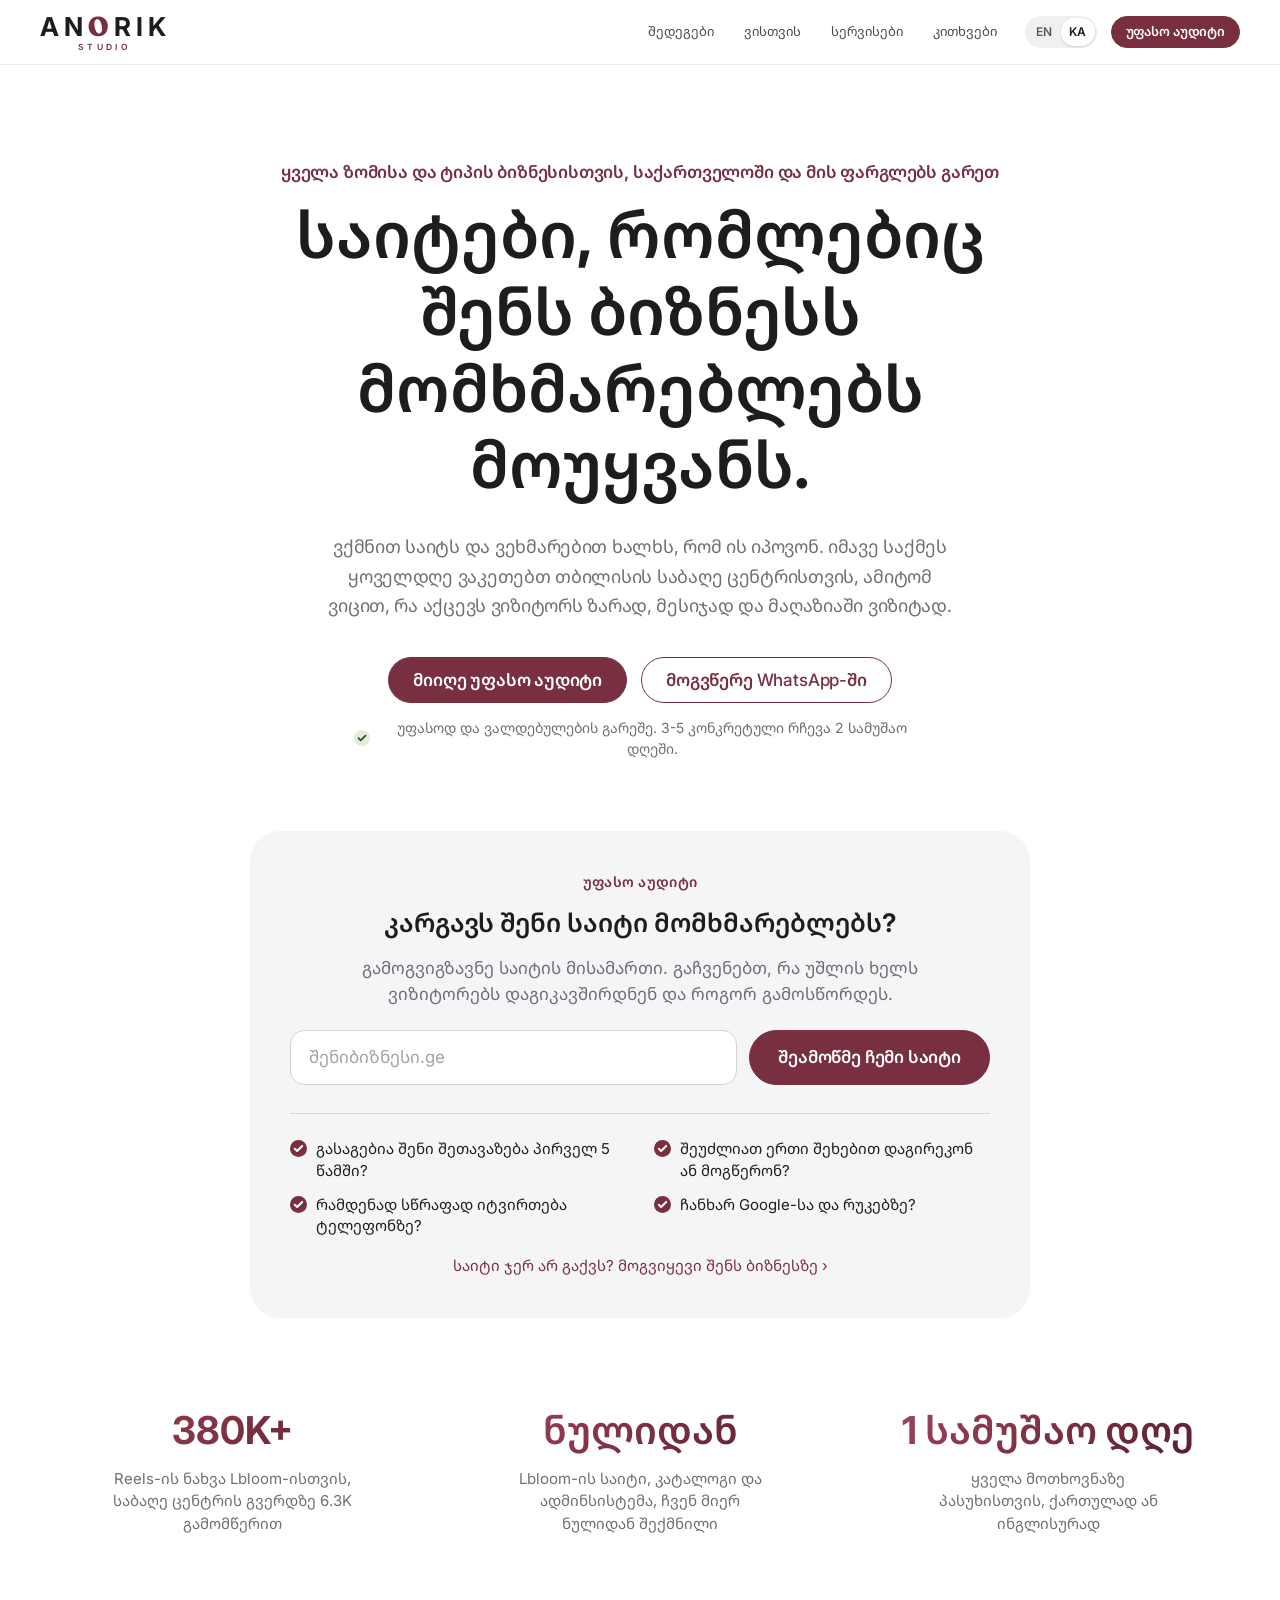
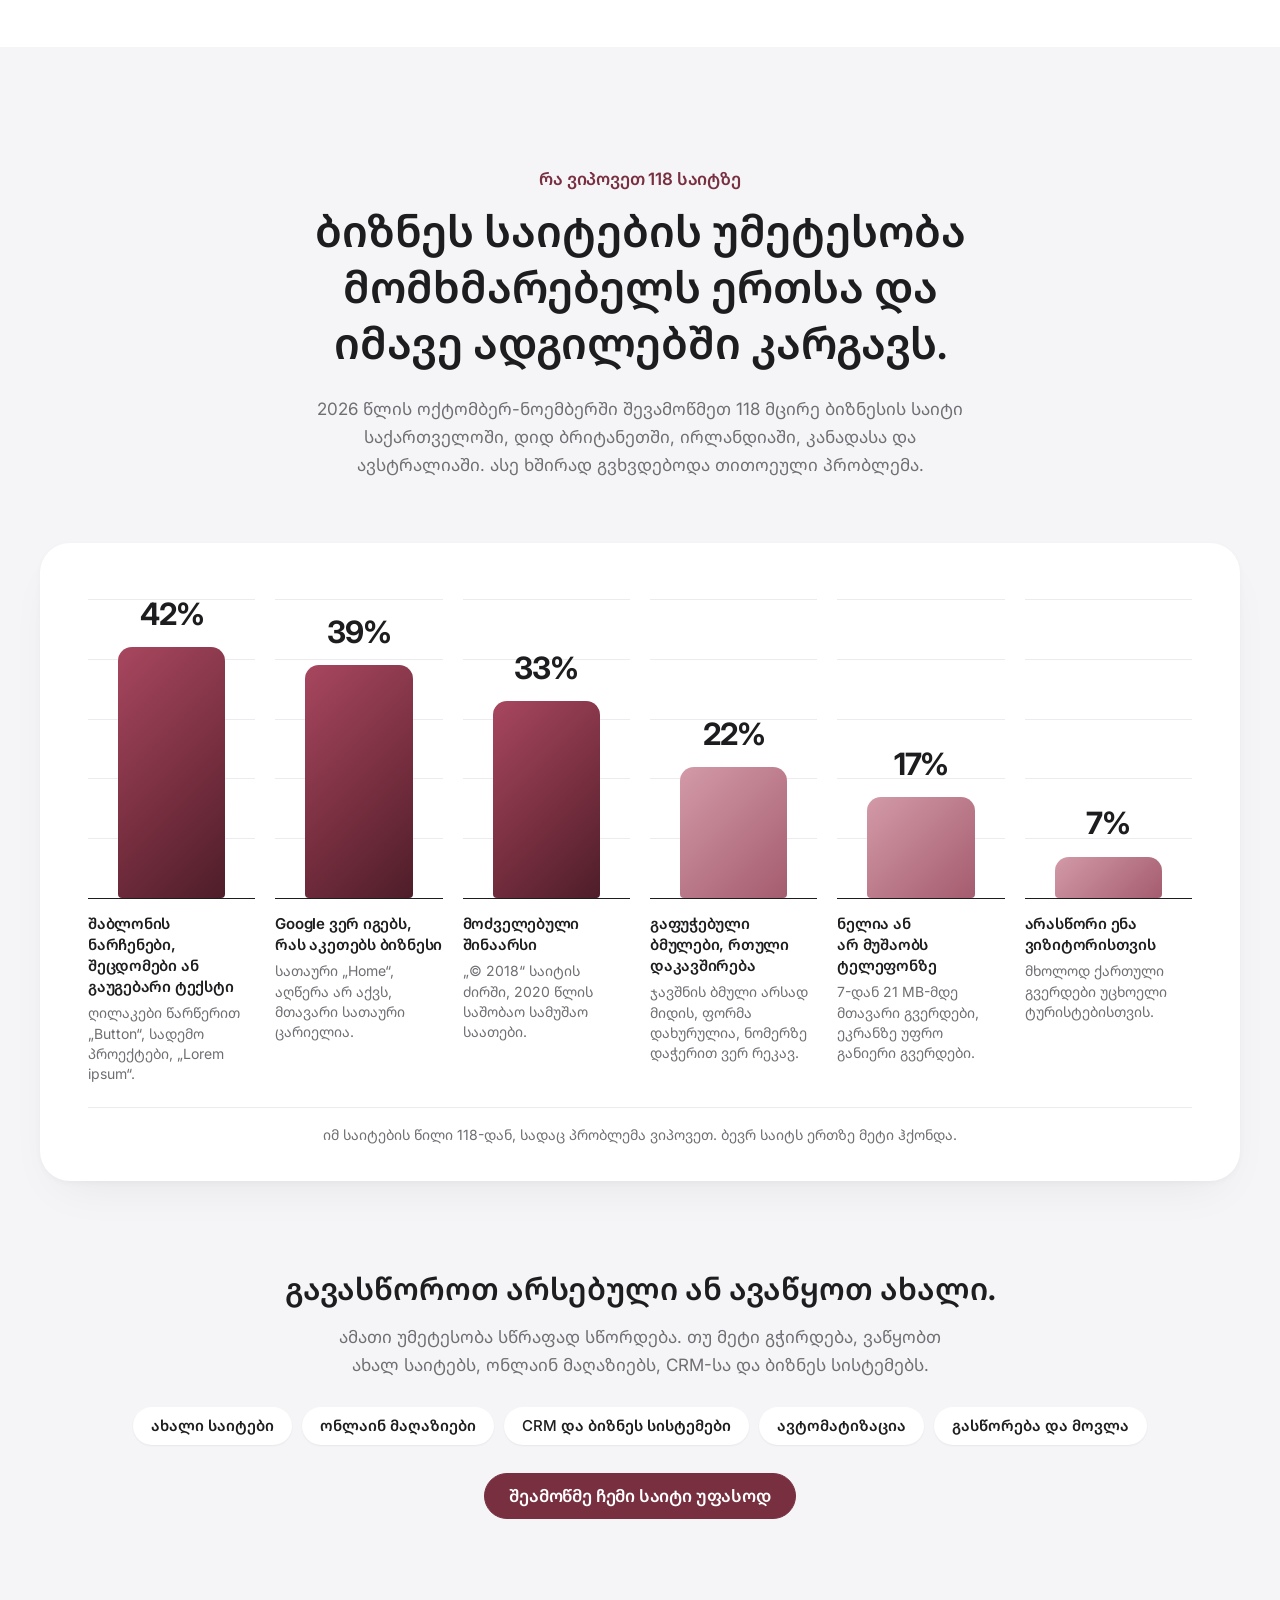
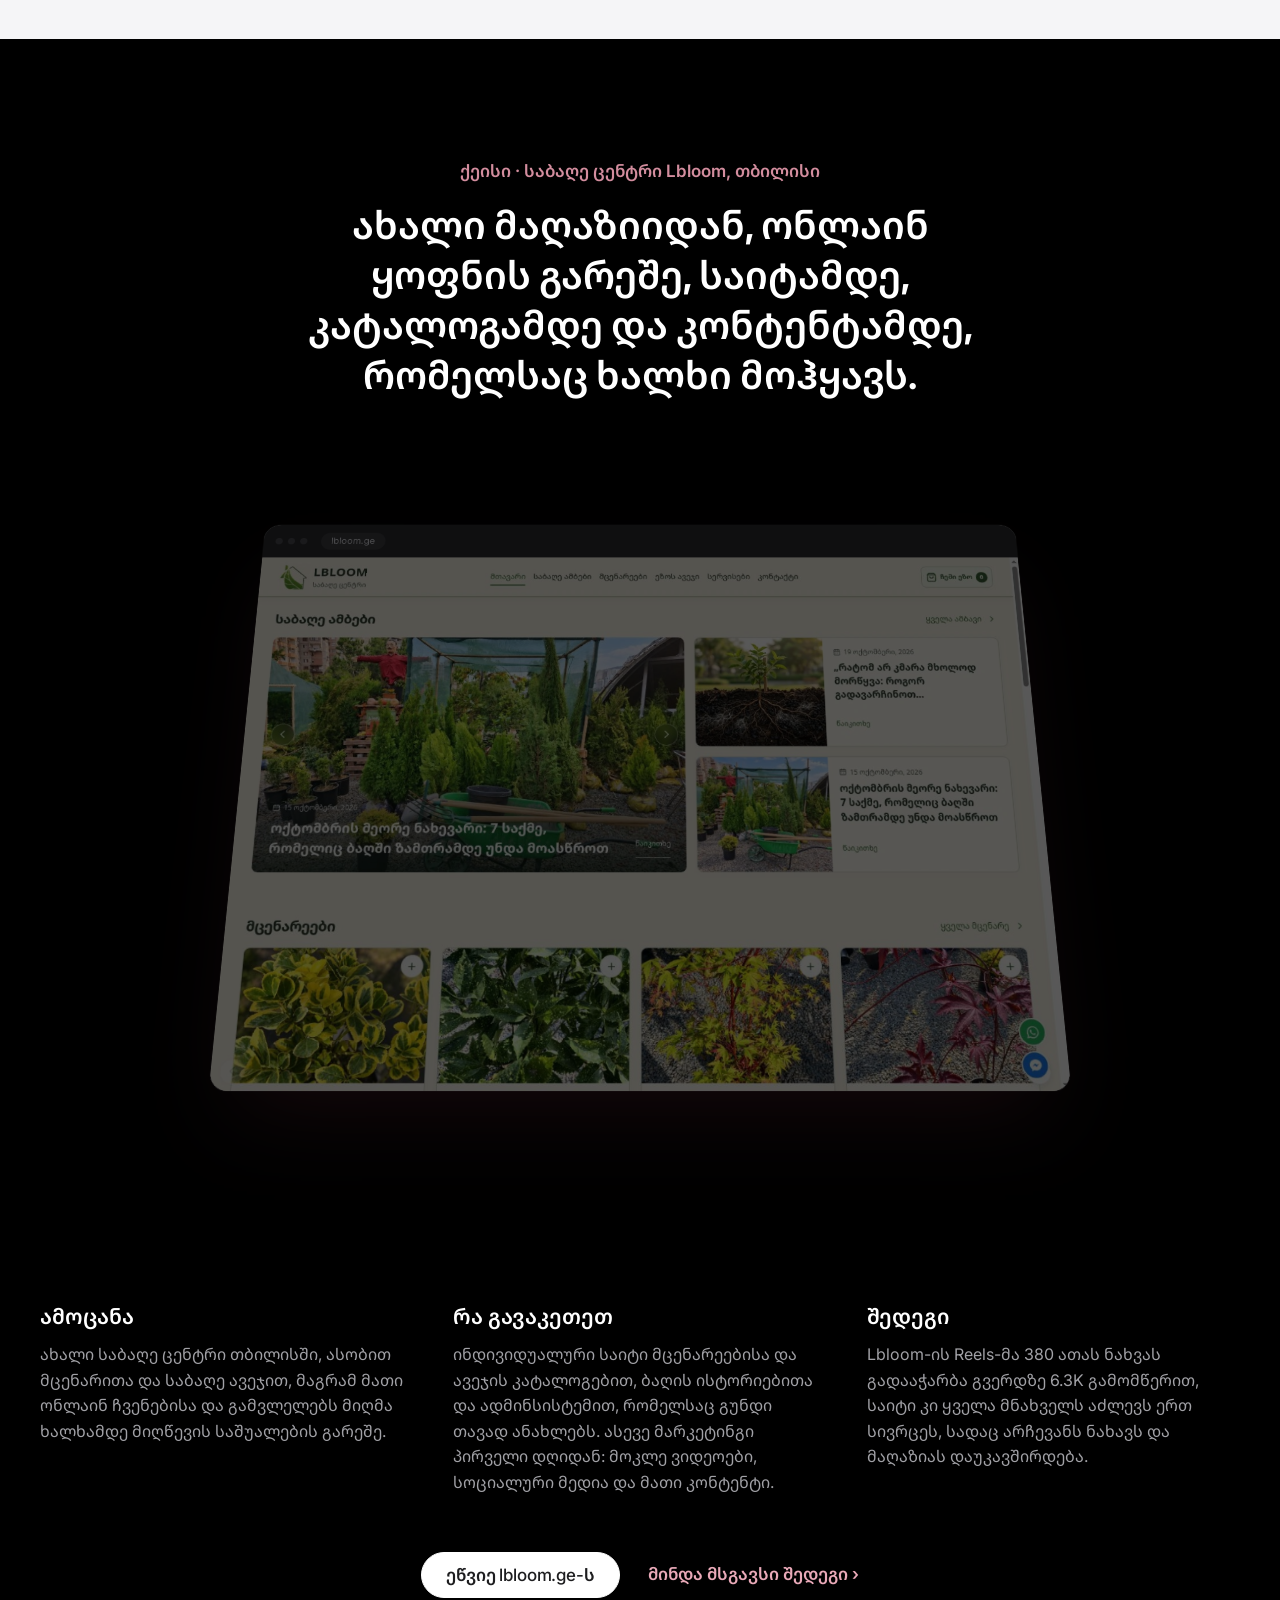
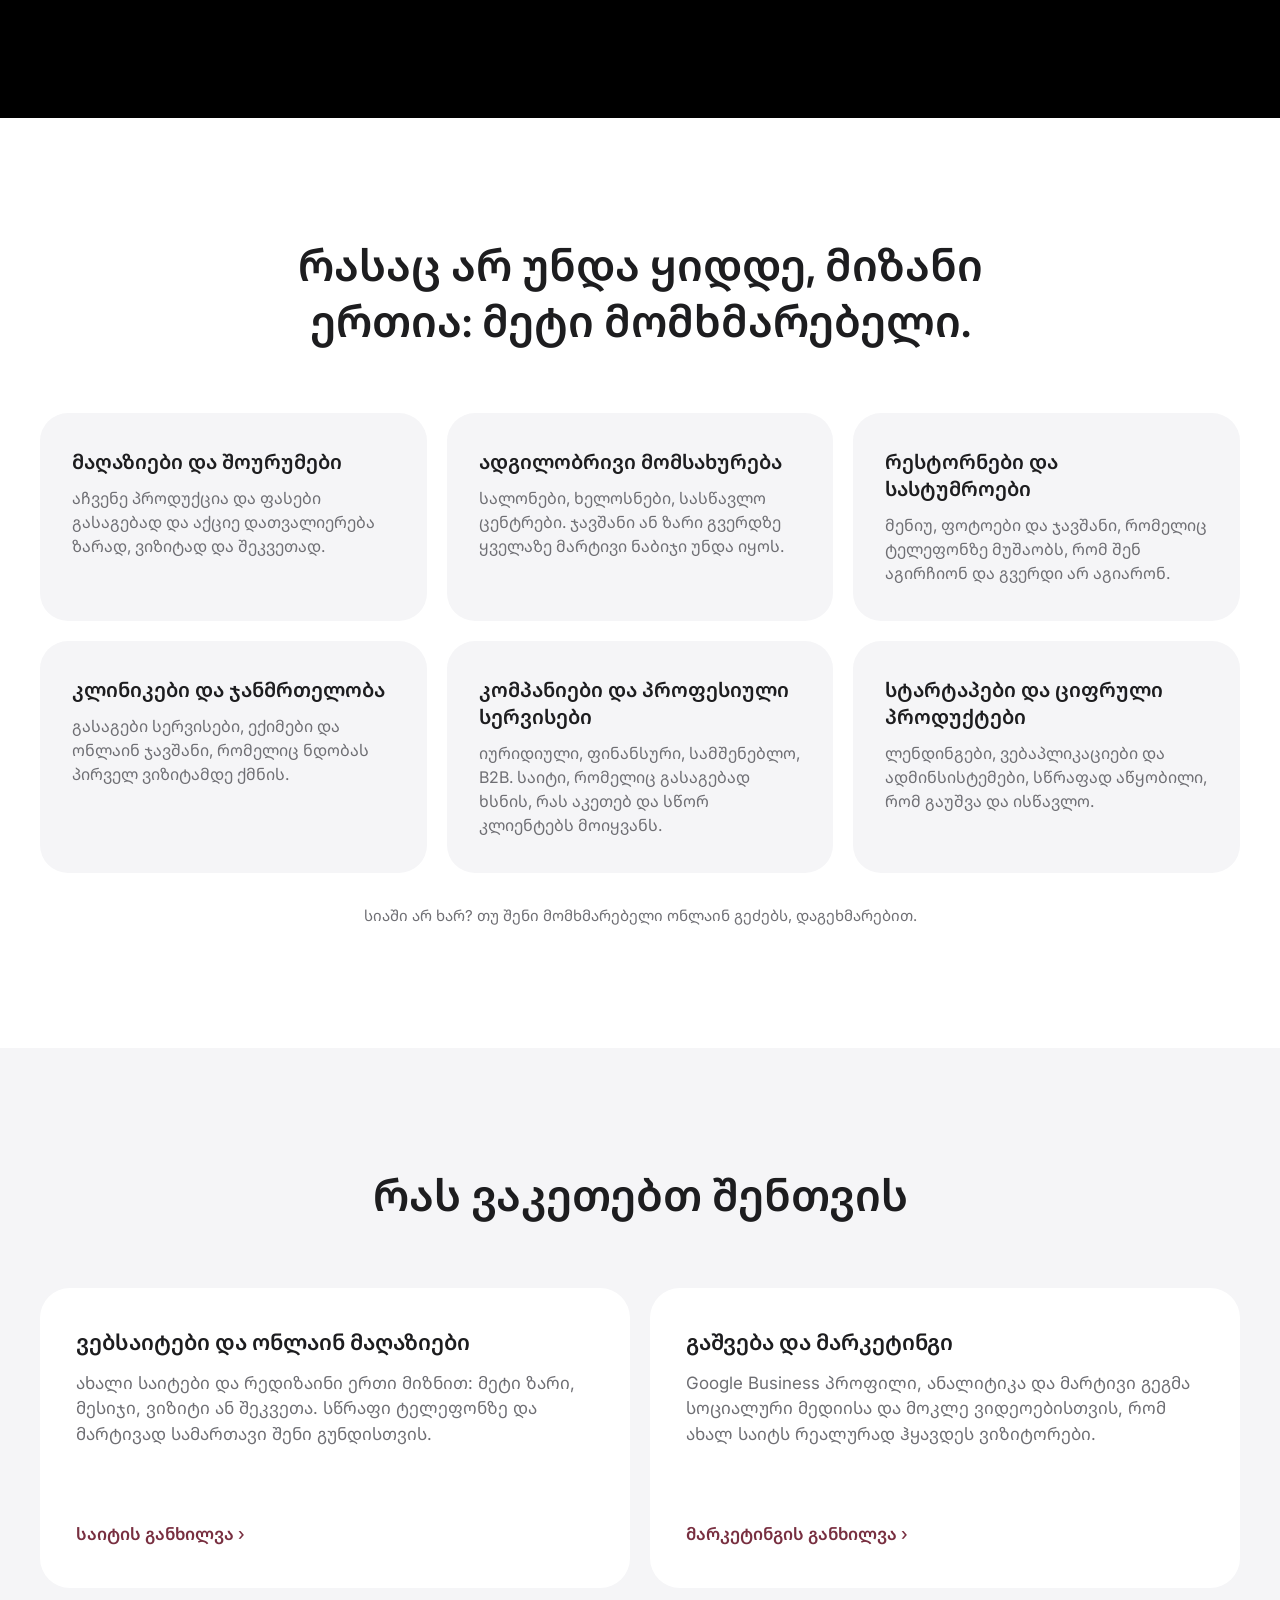
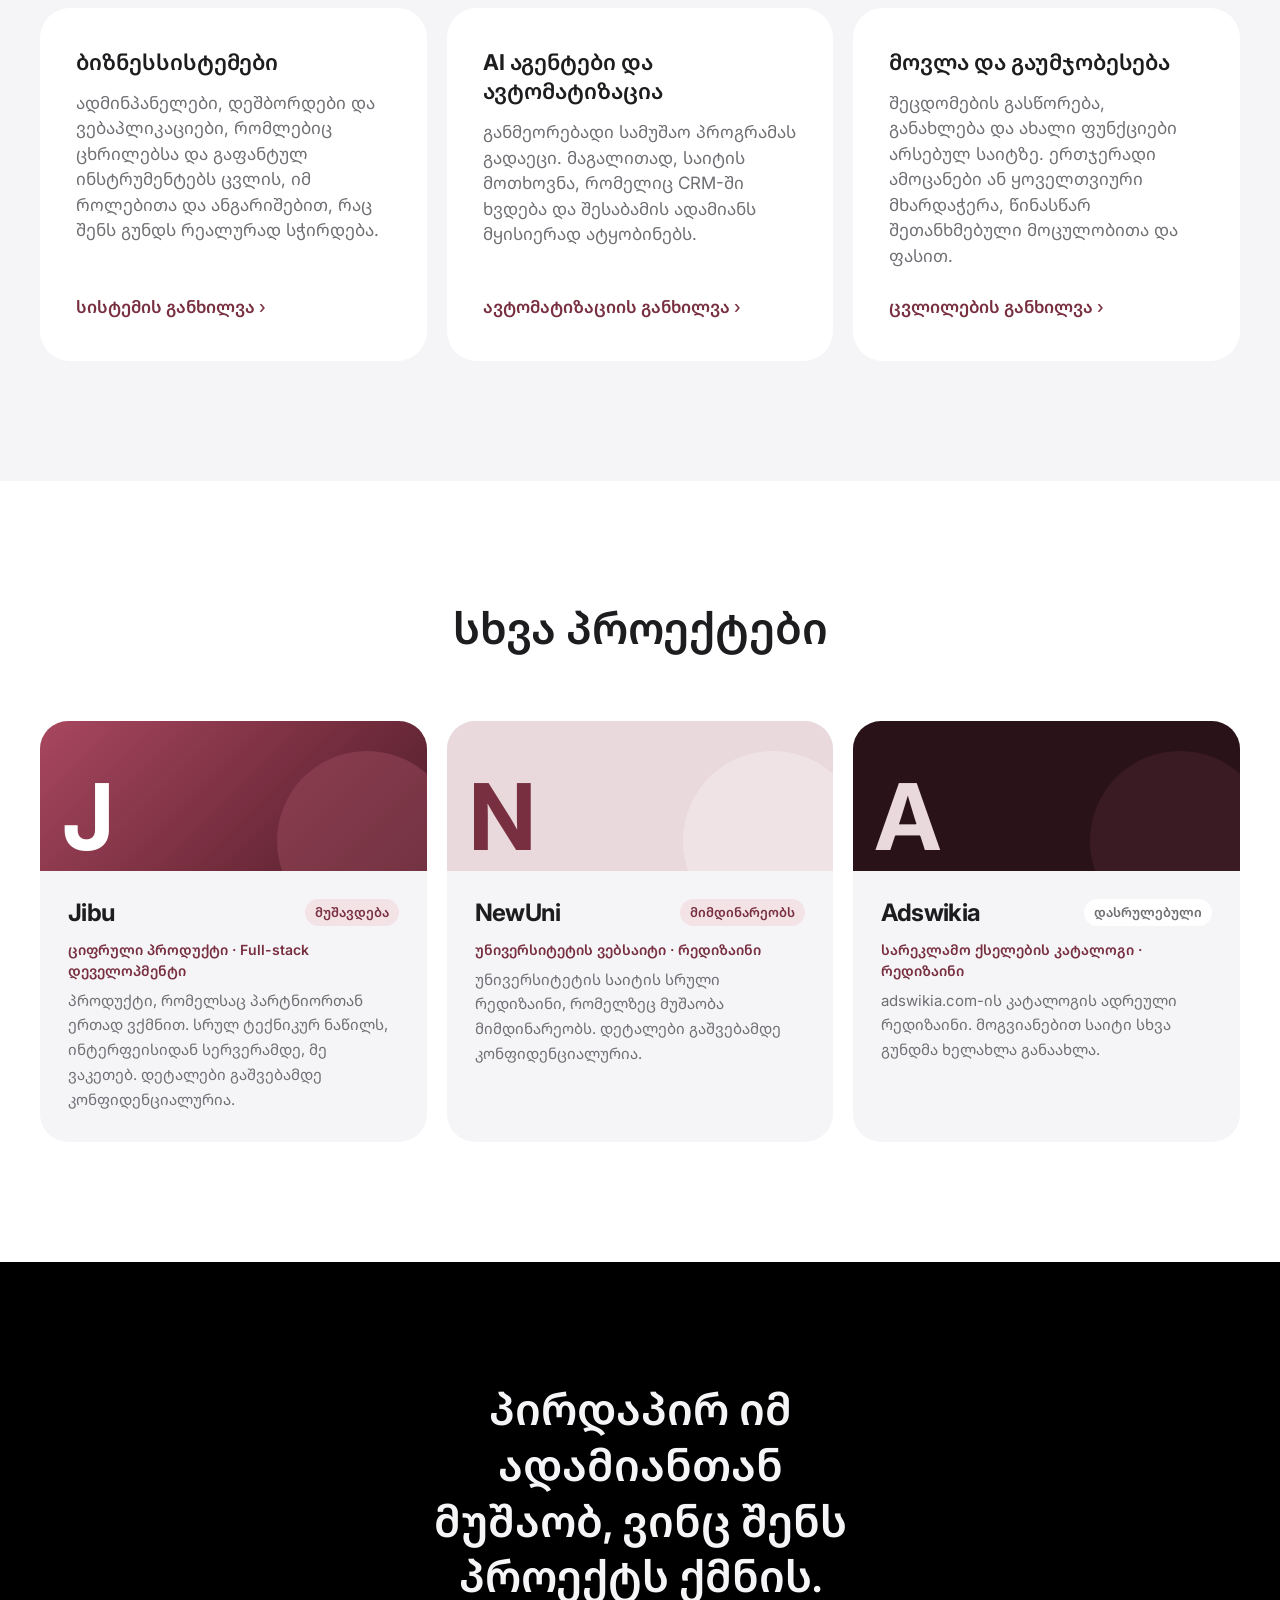
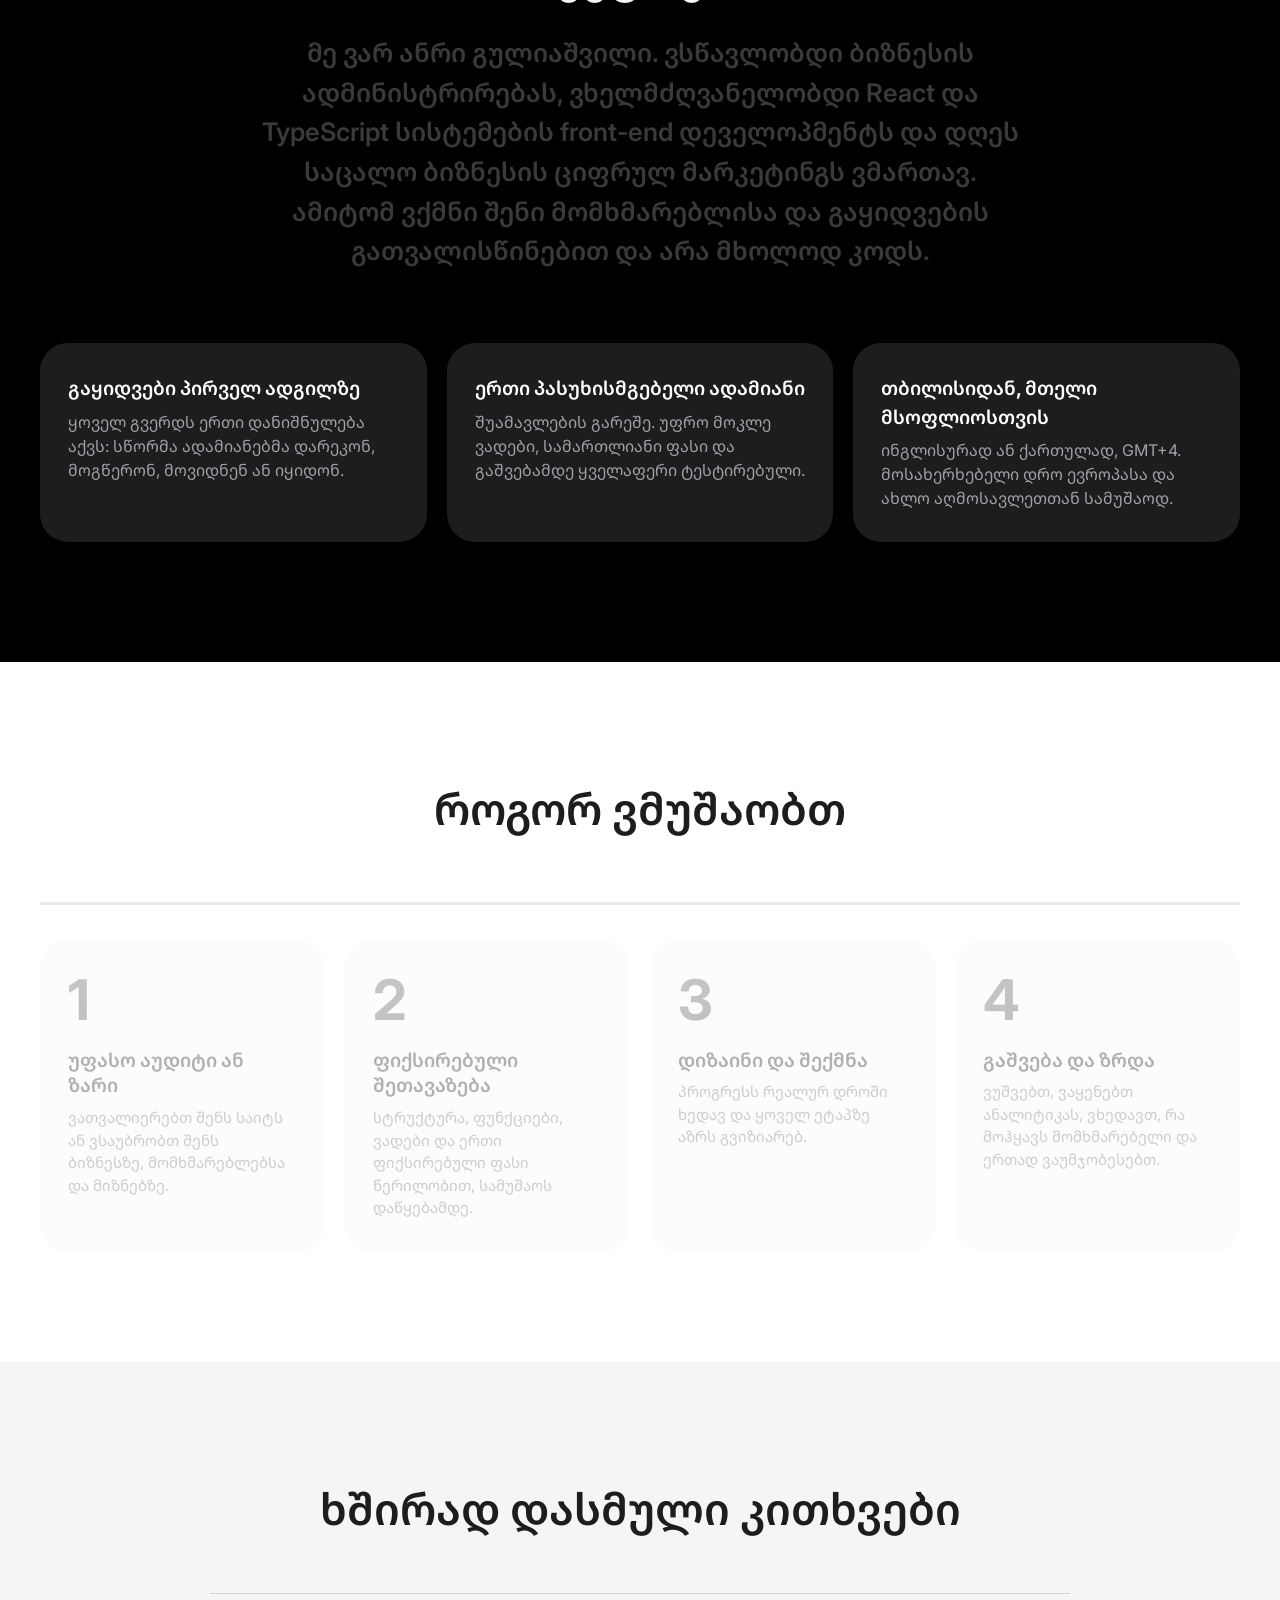
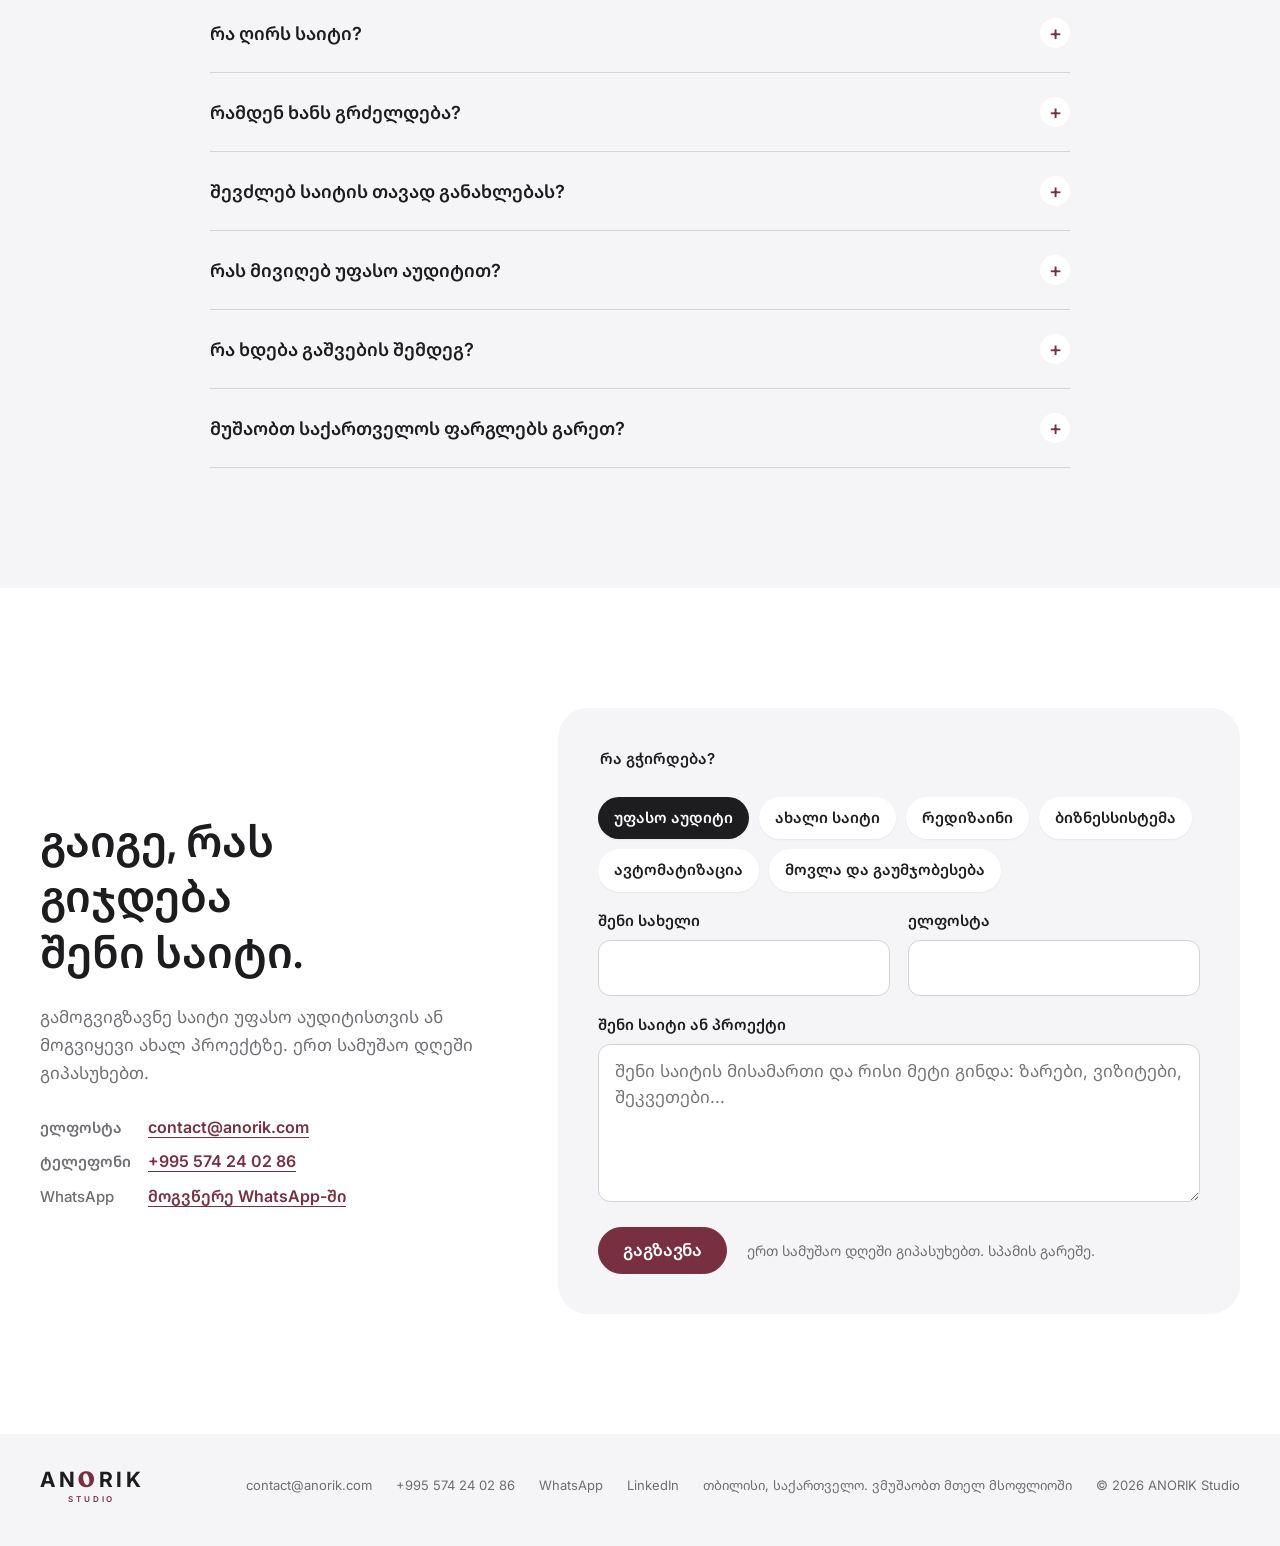
<file: ka/index.html>
<!doctype html>
<html lang="ka"><head><meta charset="UTF-8"><meta name="viewport" content="width=device-width,initial-scale=1"><meta name="theme-color" content="#ffffff">
<script>(function(c){c.add('x-js-wait');addEventListener('DOMContentLoaded',function(){setTimeout(function(){c.remove('x-js-wait')},1200)})})(document.documentElement.classList)</script>
<title>ვებსაიტის დამზადება თბილისში | ANORIK Studio</title>
<meta name="description" content="ვებსაიტები, ონლაინ მაღაზიები და ბიზნესსისტემები, რომლებიც ზარებს, მესიჯებს, ვიზიტებსა და შეკვეთებს მოიტანს, ყველა ტიპის ბიზნესისთვის. მიიღე საიტის უფასო აუდიტი.">
<link rel="canonical" href="https://anorik.com/ka/">
<link rel="alternate" hreflang="en" href="https://anorik.com/"><link rel="alternate" hreflang="ka" href="https://anorik.com/ka/"><link rel="alternate" hreflang="x-default" href="https://anorik.com/">
<meta name="robots" content="index,follow,max-image-preview:large">
<meta property="og:type" content="website"><meta property="og:site_name" content="ANORIK Studio"><meta property="og:url" content="https://anorik.com/ka/"><meta property="og:title" content="ANORIK Studio | საიტები, რომლებიც ბიზნესს მომხმარებლებს მოუყვანს"><meta property="og:description" content="საიტები და მარკეტინგი, რომლებიც მომხმარებელს მოიყვანს, ყველა ტიპის ბიზნესისთვის. მიიღე საიტის უფასო აუდიტი."><meta property="og:image" content="https://anorik.com/assets/og-image.png"><meta property="og:image:width" content="1200"><meta property="og:image:height" content="630"><meta property="og:image:alt" content="ANORIK Studio"><meta property="og:locale" content="ka_GE"><meta property="og:locale:alternate" content="en_US">
<meta name="twitter:card" content="summary_large_image"><meta name="twitter:title" content="ANORIK Studio | საიტები, რომლებიც ბიზნესს მომხმარებლებს მოუყვანს"><meta name="twitter:description" content="საიტები და მარკეტინგი, რომლებიც მომხმარებელს მოიყვანს, ყველა ტიპის ბიზნესისთვის. მიიღე საიტის უფასო აუდიტი."><meta name="twitter:image" content="https://anorik.com/assets/og-image.png">
<script type="application/ld+json">{"@context":"https://schema.org","@graph":[{"@type":"ProfessionalService","@id":"https://anorik.com/#studio","name":"ANORIK Studio","url":"https://anorik.com/ka/","logo":"https://anorik.com/assets/favicon-180.png","image":"https://anorik.com/assets/og-image.png","description":"ვებსაიტები, ონლაინ მაღაზიები და ბიზნესსისტემები, რომლებიც ზარებს, მესიჯებს, ვიზიტებსა და შეკვეთებს მოიტანს, ყველა ტიპის ბიზნესისთვის. მიიღე საიტის უფასო აუდიტი.","email":"contact@anorik.com","telephone":"+995 574 24 02 86","address":{"@type":"PostalAddress","addressLocality":"Tbilisi","addressCountry":"GE"},"areaServed":[{"@type":"Country","name":"Georgia"},"Worldwide"],"knowsLanguage":["en","ka"],"founder":{"@type":"Person","name":"Anri Guliashvili","sameAs":"https://www.linkedin.com/in/anri-guliashvili-5b4673323/"},"sameAs":["https://www.linkedin.com/in/anri-guliashvili-5b4673323/"],"hasOfferCatalog":{"@type":"OfferCatalog","name":"სერვისები","itemListElement":[{"@type":"Offer","itemOffered":{"@type":"Service","name":"ვებსაიტის დიზაინი და დეველოპმენტი"}},{"@type":"Offer","itemOffered":{"@type":"Service","name":"ონლაინ მაღაზიები"}},{"@type":"Offer","itemOffered":{"@type":"Service","name":"გაშვება და მარკეტინგი"}},{"@type":"Offer","itemOffered":{"@type":"Service","name":"ბიზნესსისტემები და ადმინპანელები"}},{"@type":"Offer","itemOffered":{"@type":"Service","name":"AI აგენტები და ბიზნესის ავტომატიზაცია"}},{"@type":"Offer","itemOffered":{"@type":"Service","name":"ვებსაიტის მოვლა და გაუმჯობესება"}}]}},{"@type":"WebSite","@id":"https://anorik.com/#website","url":"https://anorik.com/","name":"ANORIK Studio","inLanguage":["en","ka"],"publisher":{"@id":"https://anorik.com/#studio"}}]}</script>
<link rel="icon" href="/assets/favicon.svg?v=3" type="image/svg+xml"><link rel="apple-touch-icon" href="/assets/favicon-180.png?v=3">
<link rel="preconnect" href="https://fonts.googleapis.com"><link rel="preconnect" href="https://fonts.gstatic.com" crossorigin><link rel="preload" href="/assets/georgian-600.ttf" as="font" type="font/ttf" crossorigin><link rel="preload" href="/assets/georgian-400.ttf" as="font" type="font/ttf" crossorigin><link rel="stylesheet" href="https://fonts.googleapis.com/css2?family=Inter:wght@400;500;600;700&display=swap"><link rel="stylesheet" href="/style.css?v=34c1cd73"></head><body><div id="anorik-refined-studio" data-language="ka" lang="ka">

<header class="x-head" id="al-top">
<div class="x-wrap x-head-row">
<a class="al-logo" href="#al-top" aria-label="ANORIK Studio home"><span class="al-brand-type"><strong class="al-brand-name" aria-label="ANORIK"><span class="al-letter-a" aria-hidden="true">A</span><span class="al-letter-n" aria-hidden="true">N</span><span class="al-letter-o" aria-hidden="true">O</span><span class="al-letter-r" aria-hidden="true">R</span><span class="al-letter-i" aria-hidden="true">I</span><span class="al-letter-k" aria-hidden="true">K</span></strong><small class="al-brand-descriptor">STUDIO</small></span></a>
<nav class="x-nav" aria-label="Main navigation"><a href="#work"><span data-en="Results" data-ka="შედეგები">შედეგები</span></a><a href="#for"><span data-en="Who it’s for" data-ka="ვისთვის">ვისთვის</span></a><a href="#services"><span data-en="Services" data-ka="სერვისები">სერვისები</span></a><a href="#faq"><span data-en="FAQ" data-ka="კითხვები">კითხვები</span></a></nav>
<div class="x-head-actions"><nav class="x-locale" aria-label="Language"><a href="/" hreflang="en" lang="en" data-language-button="en">EN</a><a href="/ka/" hreflang="ka" lang="ka" data-language-button="ka" aria-current="true">KA</a></nav><a class="x-btn x-btn-small" href="#contact" data-pick-kind="Free website review"><span data-en="Free website review" data-ka="უფასო აუდიტი">უფასო აუდიტი</span></a></div>
</div>
<div class="x-wrap"><nav class="x-nav-mobile" aria-label="Sections"><a href="#work"><span data-en="Results" data-ka="შედეგები">შედეგები</span></a><a href="#for"><span data-en="Who it’s for" data-ka="ვისთვის">ვისთვის</span></a><a href="#services"><span data-en="Services" data-ka="სერვისები">სერვისები</span></a><a href="#faq"><span data-en="FAQ" data-ka="კითხვები">კითხვები</span></a><a href="#contact"><span data-en="Contact" data-ka="კონტაქტი">კონტაქტი</span></a></nav></div>
</header>

<main>
<section class="x-hero">
<div class="x-wrap x-hero-grid">
<div class="x-hero-copy">
<p class="x-eyebrow" data-en="For businesses of every size and type, in Georgia and abroad" data-ka="ყველა ზომისა და ტიპის ბიზნესისთვის, საქართველოში და მის ფარგლებს გარეთ">ყველა ზომისა და ტიპის ბიზნესისთვის, საქართველოში და მის ფარგლებს გარეთ</p>
<h1 data-en="Websites that bring customers to your business." data-ka="საიტები, რომლებიც შენს ბიზნესს მომხმარებლებს მოუყვანს.">საიტები, რომლებიც შენს ბიზნესს მომხმარებლებს მოუყვანს.</h1>
<p class="x-lede" data-en="We build your website and help people find it. We do the same work every day for a real garden center in Tbilisi, so we know what turns visitors into calls, messages and store visits." data-ka="ვქმნით საიტს და ვეხმარებით ხალხს, რომ ის იპოვონ. იმავე საქმეს ყოველდღე ვაკეთებთ თბილისის საბაღე ცენტრისთვის, ამიტომ ვიცით, რა აქცევს ვიზიტორს ზარად, მესიჯად და მაღაზიაში ვიზიტად.">ვქმნით საიტს და ვეხმარებით ხალხს, რომ ის იპოვონ. იმავე საქმეს ყოველდღე ვაკეთებთ თბილისის საბაღე ცენტრისთვის, ამიტომ ვიცით, რა აქცევს ვიზიტორს ზარად, მესიჯად და მაღაზიაში ვიზიტად.</p>
<div class="x-actions"><a class="x-btn" href="#contact" data-pick-kind="Free website review"><span data-en="Get a free website review" data-ka="მიიღე უფასო აუდიტი">მიიღე უფასო აუდიტი</span></a><a class="x-btn x-btn-ghost" href="https://wa.me/995574240286" target="_blank" rel="noopener noreferrer"><span data-en="Message on WhatsApp" data-ka="მოგვწერე WhatsApp-ში">მოგვწერე WhatsApp-ში</span></a></div>
<p class="x-assure" data-en="Free, no obligation. 3 to 5 concrete fixes within 2 business days." data-ka="უფასოდ და ვალდებულების გარეშე. 3-5 კონკრეტული რჩევა 2 სამუშაო დღეში.">უფასოდ და ვალდებულების გარეშე. 3-5 კონკრეტული რჩევა 2 სამუშაო დღეში.</p>
</div>

<form class="x-review" id="x-review" aria-labelledby="x-review-title" novalidate>
<p class="x-review-tag" data-en="Free website review" data-ka="უფასო აუდიტი">უფასო აუდიტი</p>
<h2 id="x-review-title" data-en="Is your website losing you customers?" data-ka="კარგავს შენი საიტი მომხმარებლებს?">კარგავს შენი საიტი მომხმარებლებს?</h2>
<p class="x-review-text" data-en="Send us your website address. We’ll show you what stops visitors from contacting you and how to fix it." data-ka="გამოგვიგზავნე საიტის მისამართი. გაჩვენებთ, რა უშლის ხელს ვიზიტორებს დაგიკავშირდნენ და როგორ გამოსწორდეს.">გამოგვიგზავნე საიტის მისამართი. გაჩვენებთ, რა უშლის ხელს ვიზიტორებს დაგიკავშირდნენ და როგორ გამოსწორდეს.</p>
<label class="x-review-field"><span class="x-sr" data-en="Your website address" data-ka="შენი საიტის მისამართი">შენი საიტის მისამართი</span><input id="x-review-url" name="url" type="text" inputmode="url" autocomplete="url" maxlength="200" data-placeholder-en="yourbusiness.com" data-placeholder-ka="შენიბიზნესი.ge" placeholder="შენიბიზნესი.ge"></label>
<button type="submit" class="x-btn x-btn-light"><span data-en="Review my website" data-ka="შეამოწმე ჩემი საიტი">შეამოწმე ჩემი საიტი</span></button>
<ul class="x-review-points">
<li data-en="Is your offer clear in the first 5 seconds?" data-ka="გასაგებია შენი შეთავაზება პირველ 5 წამში?">გასაგებია შენი შეთავაზება პირველ 5 წამში?</li>
<li data-en="Can people call or message you in one tap?" data-ka="შეუძლიათ ერთი შეხებით დაგირეკონ ან მოგწერონ?">შეუძლიათ ერთი შეხებით დაგირეკონ ან მოგწერონ?</li>
<li data-en="How fast does it load on a phone?" data-ka="რამდენად სწრაფად იტვირთება ტელეფონზე?">რამდენად სწრაფად იტვირთება ტელეფონზე?</li>
<li data-en="Do you show up on Google and Maps?" data-ka="ჩანხარ Google-სა და რუკებზე?">ჩანხარ Google-სა და რუკებზე?</li>
</ul>
<a class="x-review-alt" href="#contact" data-pick-kind="New website"><span data-en="No website yet? Tell us about your business" data-ka="საიტი ჯერ არ გაქვს? მოგვიყევი შენს ბიზნესზე">საიტი ჯერ არ გაქვს? მოგვიყევი შენს ბიზნესზე</span></a>
</form>
</div>

<div class="x-wrap">
<dl class="x-proof">
<div><dt>380K+</dt><dd data-en="Reels views for Lbloom, a garden center page with 6.3K followers" data-ka="Reels-ის ნახვა Lbloom-ისთვის, საბაღე ცენტრის გვერდზე 6.3K გამომწერით">Reels-ის ნახვა Lbloom-ისთვის, საბაღე ცენტრის გვერდზე 6.3K გამომწერით</dd></div>
<div><dt data-en="From zero" data-ka="ნულიდან">ნულიდან</dt><dd data-en="Lbloom’s website, catalog and admin system, built by us from zero" data-ka="Lbloom-ის საიტი, კატალოგი და ადმინსისტემა, ჩვენ მიერ ნულიდან შექმნილი">Lbloom-ის საიტი, კატალოგი და ადმინსისტემა, ჩვენ მიერ ნულიდან შექმნილი</dd></div>
<div><dt data-en="1 business day" data-ka="1 სამუშაო დღე">1 სამუშაო დღე</dt><dd data-en="to reply to every inquiry, in English or Georgian" data-ka="ყველა მოთხოვნაზე პასუხისთვის, ქართულად ან ინგლისურად">ყველა მოთხოვნაზე პასუხისთვის, ქართულად ან ინგლისურად</dd></div>
</dl>
</div>
</section>

<section class="x-pains x-stats" aria-labelledby="pains-title">
<div class="x-wrap">
<div class="x-stats-head">
<p class="x-eyebrow"><span data-en="What we found in 118 websites" data-ka="რა ვიპოვეთ 118 საიტზე">რა ვიპოვეთ 118 საიტზე</span></p>
<h2 id="pains-title" class="x-section-title" data-en="Most business websites lose customers in the same few places." data-ka="ბიზნეს საიტების უმეტესობა მომხმარებელს ერთსა და იმავე ადგილებში კარგავს.">ბიზნეს საიტების უმეტესობა მომხმარებელს ერთსა და იმავე ადგილებში კარგავს.</h2>
<p class="x-pains-text" data-en="In October and November 2026 we reviewed 118 small business websites in Georgia, the UK, Ireland, Canada and Australia. This is how often each problem came up." data-ka="2026 წლის ოქტომბერ-ნოემბერში შევამოწმეთ 118 მცირე ბიზნესის საიტი საქართველოში, დიდ ბრიტანეთში, ირლანდიაში, კანადასა და ავსტრალიაში. ასე ხშირად გვხვდებოდა თითოეული პრობლემა.">2026 წლის ოქტომბერ-ნოემბერში შევამოწმეთ 118 მცირე ბიზნესის საიტი საქართველოში, დიდ ბრიტანეთში, ირლანდიაში, კანადასა და ავსტრალიაში. ასე ხშირად გვხვდებოდა თითოეული პრობლემა.</p>
</div>
<figure class="x-chart">
<ol class="x-bars" aria-label="Share of reviewed websites with each problem">
<li class="x-bar" style="--v:42;--i:0" tabindex="0">
<div class="x-bar-col"><span class="x-bar-fill"></span><span class="x-bar-num" data-value="42">42%</span></div>
<p class="x-bar-label" data-en="Template leftovers, typos or unclear text" data-ka="შაბლონის ნარჩენები, შეცდომები ან გაუგებარი ტექსტი">შაბლონის ნარჩენები, შეცდომები ან გაუგებარი ტექსტი</p>
<p class="x-bar-example" data-en="Buttons that just say “Button”, demo projects, “Lorem ipsum”." data-ka="ღილაკები წარწერით „Button“, სადემო პროექტები, „Lorem ipsum“.">ღილაკები წარწერით „Button“, სადემო პროექტები, „Lorem ipsum“.</p>
</li>
<li class="x-bar" style="--v:39;--i:1" tabindex="0">
<div class="x-bar-col"><span class="x-bar-fill"></span><span class="x-bar-num" data-value="39">39%</span></div>
<p class="x-bar-label" data-en="Google can’t tell what the business does" data-ka="Google ვერ იგებს, რას აკეთებს ბიზნესი">Google ვერ იგებს, რას აკეთებს ბიზნესი</p>
<p class="x-bar-example" data-en="Page title “Home”, no description, empty main heading." data-ka="სათაური „Home“, აღწერა არ აქვს, მთავარი სათაური ცარიელია.">სათაური „Home“, აღწერა არ აქვს, მთავარი სათაური ცარიელია.</p>
</li>
<li class="x-bar" style="--v:33;--i:2" tabindex="0">
<div class="x-bar-col"><span class="x-bar-fill"></span><span class="x-bar-num" data-value="33">33%</span></div>
<p class="x-bar-label" data-en="Outdated content" data-ka="მოძველებული შინაარსი">მოძველებული შინაარსი</p>
<p class="x-bar-example" data-en="“© 2018” in the footer, Christmas 2020 opening hours." data-ka="„© 2018“ საიტის ძირში, 2020 წლის საშობაო სამუშაო საათები.">„© 2018“ საიტის ძირში, 2020 წლის საშობაო სამუშაო საათები.</p>
</li>
<li class="x-bar" style="--v:22;--i:3" tabindex="0">
<div class="x-bar-col"><span class="x-bar-fill"></span><span class="x-bar-num" data-value="22">22%</span></div>
<p class="x-bar-label" data-en="Broken links or hard to contact" data-ka="გაფუჭებული ბმულები, რთული დაკავშირება">გაფუჭებული ბმულები, რთული დაკავშირება</p>
<p class="x-bar-example" data-en="Booking links that go nowhere, closed forms, numbers you can’t tap." data-ka="ჯავშნის ბმული არსად მიდის, ფორმა დახურულია, ნომერზე დაჭერით ვერ რეკავ.">ჯავშნის ბმული არსად მიდის, ფორმა დახურულია, ნომერზე დაჭერით ვერ რეკავ.</p>
</li>
<li class="x-bar" style="--v:17;--i:4" tabindex="0">
<div class="x-bar-col"><span class="x-bar-fill"></span><span class="x-bar-num" data-value="17">17%</span></div>
<p class="x-bar-label" data-en="Slow or broken on phones" data-ka="ნელია ან არ მუშაობს ტელეფონზე">ნელია ან არ მუშაობს ტელეფონზე</p>
<p class="x-bar-example" data-en="Homepages of 7 to 21 MB, pages wider than the screen." data-ka="7-დან 21 MB-მდე მთავარი გვერდები, ეკრანზე უფრო განიერი გვერდები.">7-დან 21 MB-მდე მთავარი გვერდები, ეკრანზე უფრო განიერი გვერდები.</p>
</li>
<li class="x-bar" style="--v:7;--i:5" tabindex="0">
<div class="x-bar-col"><span class="x-bar-fill"></span><span class="x-bar-num" data-value="7">7%</span></div>
<p class="x-bar-label" data-en="Wrong language for visitors" data-ka="არასწორი ენა ვიზიტორისთვის">არასწორი ენა ვიზიტორისთვის</p>
<p class="x-bar-example" data-en="Georgian-only pages for foreign tourists." data-ka="მხოლოდ ქართული გვერდები უცხოელი ტურისტებისთვის.">მხოლოდ ქართული გვერდები უცხოელი ტურისტებისთვის.</p>
</li>
</ol>
<figcaption class="x-chart-note" data-en="Share of the 118 websites where we found the problem. Many sites had more than one." data-ka="იმ საიტების წილი 118-დან, სადაც პრობლემა ვიპოვეთ. ბევრ საიტს ერთზე მეტი ჰქონდა.">იმ საიტების წილი 118-დან, სადაც პრობლემა ვიპოვეთ. ბევრ საიტს ერთზე მეტი ჰქონდა.</figcaption>
</figure>
<div class="x-stats-more">
<div>
<h3 data-en="Fix what you have, or build what comes next." data-ka="გავასწოროთ არსებული ან ავაწყოთ ახალი.">გავასწოროთ არსებული ან ავაწყოთ ახალი.</h3>
<p data-en="Most of these are quick fixes. If you need more, we also build new websites, online stores, CRM and business systems." data-ka="ამათი უმეტესობა სწრაფად სწორდება. თუ მეტი გჭირდება, ვაწყობთ ახალ საიტებს, ონლაინ მაღაზიებს, CRM-სა და ბიზნეს სისტემებს.">ამათი უმეტესობა სწრაფად სწორდება. თუ მეტი გჭირდება, ვაწყობთ ახალ საიტებს, ონლაინ მაღაზიებს, CRM-სა და ბიზნეს სისტემებს.</p>
<ul class="x-chips">
<li><a href="#services" data-en="New websites" data-ka="ახალი საიტები">ახალი საიტები</a></li>
<li><a href="#services" data-en="Online stores" data-ka="ონლაინ მაღაზიები">ონლაინ მაღაზიები</a></li>
<li><a href="#services" data-en="CRM and business systems" data-ka="CRM და ბიზნეს სისტემები">CRM და ბიზნეს სისტემები</a></li>
<li><a href="#services" data-en="Automation" data-ka="ავტომატიზაცია">ავტომატიზაცია</a></li>
<li><a href="#services" data-en="Fixes and care" data-ka="გასწორება და მოვლა">გასწორება და მოვლა</a></li>
</ul>
</div>
<a class="x-btn" href="#contact" data-pick-kind="Free website review"><span data-en="Check my website for free" data-ka="შეამოწმე ჩემი საიტი უფასოდ">შეამოწმე ჩემი საიტი უფასოდ</span></a>
</div>
</div>
</section>

<section class="x-case" id="work" aria-labelledby="case-title">
<div class="x-wrap">
<div class="x-case-head">
<p class="x-kicker" data-en="Case study · Lbloom garden center, Tbilisi" data-ka="ქეისი · საბაღე ცენტრი Lbloom, თბილისი">ქეისი · საბაღე ცენტრი Lbloom, თბილისი</p>
<h2 id="case-title" data-en="From a new store with no online presence to a site, catalog and content that bring people in." data-ka="ახალი მაღაზიიდან, ონლაინ ყოფნის გარეშე, საიტამდე, კატალოგამდე და კონტენტამდე, რომელსაც ხალხი მოჰყავს.">ახალი მაღაზიიდან, ონლაინ ყოფნის გარეშე, საიტამდე, კატალოგამდე და კონტენტამდე, რომელსაც ხალხი მოჰყავს.</h2>
</div>
<figure class="x-case-shot"><div class="x-browser"><span class="x-browser-bar" aria-hidden="true"><i></i><i></i><i></i><span>lbloom.ge</span></span><img src="/assets/lbloom-home.webp" width="1348" height="926" alt="Lbloom homepage with garden stories and plant photos" loading="lazy"></div></figure>
<dl class="x-case-facts">
<div><dt data-en="The challenge" data-ka="ამოცანა">ამოცანა</dt><dd data-en="A new garden center in Tbilisi with hundreds of plants and garden furniture, and no way to show them online or reach people beyond those passing by." data-ka="ახალი საბაღე ცენტრი თბილისში, ასობით მცენარითა და საბაღე ავეჯით, მაგრამ მათი ონლაინ ჩვენებისა და გამვლელებს მიღმა ხალხამდე მიღწევის საშუალების გარეშე.">ახალი საბაღე ცენტრი თბილისში, ასობით მცენარითა და საბაღე ავეჯით, მაგრამ მათი ონლაინ ჩვენებისა და გამვლელებს მიღმა ხალხამდე მიღწევის საშუალების გარეშე.</dd></div>
<div><dt data-en="What we did" data-ka="რა გავაკეთეთ">რა გავაკეთეთ</dt><dd data-en="Custom website with plant and furniture catalogs, garden stories and an admin system the team updates on its own. Plus the marketing from day one: short videos, social media and the content behind them." data-ka="ინდივიდუალური საიტი მცენარეებისა და ავეჯის კატალოგებით, ბაღის ისტორიებითა და ადმინსისტემით, რომელსაც გუნდი თავად ანახლებს. ასევე მარკეტინგი პირველი დღიდან: მოკლე ვიდეოები, სოციალური მედია და მათი კონტენტი.">ინდივიდუალური საიტი მცენარეებისა და ავეჯის კატალოგებით, ბაღის ისტორიებითა და ადმინსისტემით, რომელსაც გუნდი თავად ანახლებს. ასევე მარკეტინგი პირველი დღიდან: მოკლე ვიდეოები, სოციალური მედია და მათი კონტენტი.</dd></div>
<div><dt data-en="The result" data-ka="შედეგი">შედეგი</dt><dd data-en="Lbloom’s Reels have passed 380K views on a page with 6.3K followers, and the site gives every viewer one place to see the range and get in touch." data-ka="Lbloom-ის Reels-მა 380 ათას ნახვას გადააჭარბა გვერდზე 6.3K გამომწერით, საიტი კი ყველა მნახველს აძლევს ერთ სივრცეს, სადაც არჩევანს ნახავს და მაღაზიას დაუკავშირდება.">Lbloom-ის Reels-მა 380 ათას ნახვას გადააჭარბა გვერდზე 6.3K გამომწერით, საიტი კი ყველა მნახველს აძლევს ერთ სივრცეს, სადაც არჩევანს ნახავს და მაღაზიას დაუკავშირდება.</dd></div>
</dl>
<div class="x-case-foot"><a class="x-btn x-btn-light" href="https://lbloom.ge/" target="_blank" rel="noopener noreferrer"><span data-en="Visit lbloom.ge" data-ka="ეწვიე lbloom.ge-ს">ეწვიე lbloom.ge-ს</span></a><a class="x-case-link" href="#contact" data-pick-kind="New website"><span data-en="I want results like this" data-ka="მინდა მსგავსი შედეგი">მინდა მსგავსი შედეგი</span></a>
</div>
</div>
</section>

<section class="x-for" id="for" aria-labelledby="for-title">
<div class="x-wrap">
<h2 id="for-title" class="x-section-title" data-en="Whatever you sell, the goal is the same: more customers." data-ka="რასაც არ უნდა ყიდდე, მიზანი ერთია: მეტი მომხმარებელი.">რასაც არ უნდა ყიდდე, მიზანი ერთია: მეტი მომხმარებელი.</h2>
<ul class="x-for-list"><li><h3 data-en="Shops &amp; showrooms" data-ka="მაღაზიები და შოურუმები">მაღაზიები და შოურუმები</h3><p data-en="Show your products and prices clearly, and turn browsers into calls, visits and orders." data-ka="აჩვენე პროდუქცია და ფასები გასაგებად და აქციე დათვალიერება ზარად, ვიზიტად და შეკვეთად.">აჩვენე პროდუქცია და ფასები გასაგებად და აქციე დათვალიერება ზარად, ვიზიტად და შეკვეთად.</p></li><li><h3 data-en="Local services" data-ka="ადგილობრივი მომსახურება">ადგილობრივი მომსახურება</h3><p data-en="Salons, repair, education. Make booking or calling you the easiest thing on the page." data-ka="სალონები, ხელოსნები, სასწავლო ცენტრები. ჯავშანი ან ზარი გვერდზე ყველაზე მარტივი ნაბიჯი უნდა იყოს.">სალონები, ხელოსნები, სასწავლო ცენტრები. ჯავშანი ან ზარი გვერდზე ყველაზე მარტივი ნაბიჯი უნდა იყოს.</p></li><li><h3 data-en="Restaurants &amp; hospitality" data-ka="რესტორნები და სასტუმროები">რესტორნები და სასტუმროები</h3><p data-en="Menus, photos and booking that work on a phone, so people choose you instead of scrolling past." data-ka="მენიუ, ფოტოები და ჯავშანი, რომელიც ტელეფონზე მუშაობს, რომ შენ აგირჩიონ და გვერდი არ აგიარონ.">მენიუ, ფოტოები და ჯავშანი, რომელიც ტელეფონზე მუშაობს, რომ შენ აგირჩიონ და გვერდი არ აგიარონ.</p></li><li><h3 data-en="Clinics &amp; health" data-ka="კლინიკები და ჯანმრთელობა">კლინიკები და ჯანმრთელობა</h3><p data-en="Clear services, doctors and online booking that build trust before the first visit." data-ka="გასაგები სერვისები, ექიმები და ონლაინ ჯავშანი, რომელიც ნდობას პირველ ვიზიტამდე ქმნის.">გასაგები სერვისები, ექიმები და ონლაინ ჯავშანი, რომელიც ნდობას პირველ ვიზიტამდე ქმნის.</p></li><li><h3 data-en="Companies &amp; professional services" data-ka="კომპანიები და პროფესიული სერვისები">კომპანიები და პროფესიული სერვისები</h3><p data-en="Law, finance, construction, B2B. A site that explains what you do and brings qualified leads." data-ka="იურიდიული, ფინანსური, სამშენებლო, B2B. საიტი, რომელიც გასაგებად ხსნის, რას აკეთებ და სწორ კლიენტებს მოიყვანს.">იურიდიული, ფინანსური, სამშენებლო, B2B. საიტი, რომელიც გასაგებად ხსნის, რას აკეთებ და სწორ კლიენტებს მოიყვანს.</p></li><li><h3 data-en="Startups &amp; digital products" data-ka="სტარტაპები და ციფრული პროდუქტები">სტარტაპები და ციფრული პროდუქტები</h3><p data-en="Landing pages, web apps and admin systems, built fast so you can launch and learn." data-ka="ლენდინგები, ვებაპლიკაციები და ადმინსისტემები, სწრაფად აწყობილი, რომ გაუშვა და ისწავლო.">ლენდინგები, ვებაპლიკაციები და ადმინსისტემები, სწრაფად აწყობილი, რომ გაუშვა და ისწავლო.</p></li></ul>
<p class="x-for-note" data-en="Not on the list? If your customers look for you online, we can help." data-ka="სიაში არ ხარ? თუ შენი მომხმარებელი ონლაინ გეძებს, დაგეხმარებით.">სიაში არ ხარ? თუ შენი მომხმარებელი ონლაინ გეძებს, დაგეხმარებით.</p>
</div>
</section>

<section class="x-services" id="services" aria-labelledby="services-title">
<div class="x-wrap">
<h2 id="services-title" class="x-section-title" data-en="What we do for you" data-ka="რას ვაკეთებთ შენთვის">რას ვაკეთებთ შენთვის</h2>
<ul class="x-service-list">
<li><h3 data-en="Websites &amp; online stores" data-ka="ვებსაიტები და ონლაინ მაღაზიები">ვებსაიტები და ონლაინ მაღაზიები</h3><p data-en="New sites and redesigns built around one goal: more calls, messages, visits or orders. Fast on phones, and easy for your team to update." data-ka="ახალი საიტები და რედიზაინი ერთი მიზნით: მეტი ზარი, მესიჯი, ვიზიტი ან შეკვეთა. სწრაფი ტელეფონზე და მარტივად სამართავი შენი გუნდისთვის.">ახალი საიტები და რედიზაინი ერთი მიზნით: მეტი ზარი, მესიჯი, ვიზიტი ან შეკვეთა. სწრაფი ტელეფონზე და მარტივად სამართავი შენი გუნდისთვის.</p><a href="#contact" data-pick-kind="New website"><span data-en="Discuss a website" data-ka="საიტის განხილვა">საიტის განხილვა</span></a></li>
<li><h3 data-en="Launch &amp; marketing setup" data-ka="გაშვება და მარკეტინგი">გაშვება და მარკეტინგი</h3><p data-en="Google Business Profile, analytics and a simple plan for social media and short videos, so your new site actually gets visitors." data-ka="Google Business პროფილი, ანალიტიკა და მარტივი გეგმა სოციალური მედიისა და მოკლე ვიდეოებისთვის, რომ ახალ საიტს რეალურად ჰყავდეს ვიზიტორები.">Google Business პროფილი, ანალიტიკა და მარტივი გეგმა სოციალური მედიისა და მოკლე ვიდეოებისთვის, რომ ახალ საიტს რეალურად ჰყავდეს ვიზიტორები.</p><a href="#contact" data-pick-kind="New website"><span data-en="Discuss marketing" data-ka="მარკეტინგის განხილვა">მარკეტინგის განხილვა</span></a></li>
<li><h3 data-en="Business systems" data-ka="ბიზნესსისტემები">ბიზნესსისტემები</h3><p data-en="Admin panels, dashboards and web apps that replace spreadsheets and scattered tools, with the roles and reports your team actually needs." data-ka="ადმინპანელები, დეშბორდები და ვებაპლიკაციები, რომლებიც ცხრილებსა და გაფანტულ ინსტრუმენტებს ცვლის, იმ როლებითა და ანგარიშებით, რაც შენს გუნდს რეალურად სჭირდება.">ადმინპანელები, დეშბორდები და ვებაპლიკაციები, რომლებიც ცხრილებსა და გაფანტულ ინსტრუმენტებს ცვლის, იმ როლებითა და ანგარიშებით, რაც შენს გუნდს რეალურად სჭირდება.</p><a href="#contact" data-pick-kind="Business system"><span data-en="Discuss a system" data-ka="სისტემის განხილვა">სისტემის განხილვა</span></a></li>
<li><h3 data-en="AI agents &amp; automation" data-ka="AI აგენტები და ავტომატიზაცია">AI აგენტები და ავტომატიზაცია</h3><p data-en="Hand repetitive work to software. For example, a website inquiry that lands in your CRM and notifies the right person instantly." data-ka="განმეორებადი სამუშაო პროგრამას გადაეცი. მაგალითად, საიტის მოთხოვნა, რომელიც CRM-ში ხვდება და შესაბამის ადამიანს მყისიერად ატყობინებს.">განმეორებადი სამუშაო პროგრამას გადაეცი. მაგალითად, საიტის მოთხოვნა, რომელიც CRM-ში ხვდება და შესაბამის ადამიანს მყისიერად ატყობინებს.</p><a href="#contact" data-pick-kind="Automation"><span data-en="Discuss automation" data-ka="ავტომატიზაციის განხილვა">ავტომატიზაციის განხილვა</span></a></li>
<li><h3 data-en="Care &amp; improvements" data-ka="მოვლა და გაუმჯობესება">მოვლა და გაუმჯობესება</h3><p data-en="Fixes, updates and new features for the website you already have. One-off tasks or monthly support, with scope and price agreed upfront." data-ka="შეცდომების გასწორება, განახლება და ახალი ფუნქციები არსებულ საიტზე. ერთჯერადი ამოცანები ან ყოველთვიური მხარდაჭერა, წინასწარ შეთანხმებული მოცულობითა და ფასით.">შეცდომების გასწორება, განახლება და ახალი ფუნქციები არსებულ საიტზე. ერთჯერადი ამოცანები ან ყოველთვიური მხარდაჭერა, წინასწარ შეთანხმებული მოცულობითა და ფასით.</p><a href="#contact" data-pick-kind="Maintenance &amp; support"><span data-en="Discuss a change" data-ka="ცვლილების განხილვა">ცვლილების განხილვა</span></a></li>
</ul>
</div>
</section>

<section class="x-more" aria-labelledby="more-title">
<div class="x-wrap">
<h2 id="more-title" class="x-section-title" data-en="More projects" data-ka="სხვა პროექტები">სხვა პროექტები</h2>
<ul class="x-projects">
<li class="x-project">
<div class="x-project-art x-art-jibu" aria-hidden="true"><span>J</span></div>
<div class="x-project-body">
<div class="x-project-top"><h3>Jibu</h3><span class="x-status x-status-active" data-en="In development" data-ka="მუშავდება">მუშავდება</span></div>
<p class="x-project-role" data-en="Digital product · Full-stack development" data-ka="ციფრული პროდუქტი · Full-stack დეველოპმენტი">ციფრული პროდუქტი · Full-stack დეველოპმენტი</p>
<p data-en="A product we are building with a partner. I handle the full stack, from the interface to the backend. Details stay confidential until launch." data-ka="პროდუქტი, რომელსაც პარტნიორთან ერთად ვქმნით. სრულ ტექნიკურ ნაწილს, ინტერფეისიდან სერვერამდე, მე ვაკეთებ. დეტალები გაშვებამდე კონფიდენციალურია.">პროდუქტი, რომელსაც პარტნიორთან ერთად ვქმნით. სრულ ტექნიკურ ნაწილს, ინტერფეისიდან სერვერამდე, მე ვაკეთებ. დეტალები გაშვებამდე კონფიდენციალურია.</p>
</div>
</li>
<li class="x-project">
<div class="x-project-art x-art-newuni" aria-hidden="true"><span>N</span></div>
<div class="x-project-body">
<div class="x-project-top"><h3>NewUni</h3><span class="x-status x-status-active" data-en="In progress" data-ka="მიმდინარეობს">მიმდინარეობს</span></div>
<p class="x-project-role" data-en="University website · Redesign" data-ka="უნივერსიტეტის ვებსაიტი · რედიზაინი">უნივერსიტეტის ვებსაიტი · რედიზაინი</p>
<p data-en="A full redesign of a university website, currently in progress. Details stay confidential until launch." data-ka="უნივერსიტეტის საიტის სრული რედიზაინი, რომელზეც მუშაობა მიმდინარეობს. დეტალები გაშვებამდე კონფიდენციალურია.">უნივერსიტეტის საიტის სრული რედიზაინი, რომელზეც მუშაობა მიმდინარეობს. დეტალები გაშვებამდე კონფიდენციალურია.</p>
</div>
</li>
<li class="x-project">
<div class="x-project-art x-art-ads" aria-hidden="true"><span>A</span></div>
<div class="x-project-body">
<div class="x-project-top"><h3>Adswikia</h3><span class="x-status" data-en="Completed" data-ka="დასრულებული">დასრულებული</span></div>
<p class="x-project-role" data-en="Advertising network directory · Redesign" data-ka="სარეკლამო ქსელების კატალოგი · რედიზაინი">სარეკლამო ქსელების კატალოგი · რედიზაინი</p>
<p data-en="An earlier redesign of the adswikia.com directory. The site has since been redesigned again by another team." data-ka="adswikia.com-ის კატალოგის ადრეული რედიზაინი. მოგვიანებით საიტი სხვა გუნდმა ხელახლა განაახლა.">adswikia.com-ის კატალოგის ადრეული რედიზაინი. მოგვიანებით საიტი სხვა გუნდმა ხელახლა განაახლა.</p>
</div>
</li>
</ul>
</div>
</section>

<section class="x-about" id="about" aria-labelledby="about-title">
<div class="x-wrap x-about-grid">
<div>
<h2 id="about-title" class="x-section-title" data-en="You work directly with the person building your project." data-ka="პირდაპირ იმ ადამიანთან მუშაობ, ვინც შენს პროექტს ქმნის.">პირდაპირ იმ ადამიანთან მუშაობ, ვინც შენს პროექტს ქმნის.</h2>
<p class="x-about-text" data-en="I’m Anri Guliashvili. I studied business administration, led front-end development of React and TypeScript systems, and today I run digital marketing for a retail business. So I build with your customers and your sales in mind, not just the code." data-ka="მე ვარ ანრი გულიაშვილი. ვსწავლობდი ბიზნესის ადმინისტრირებას, ვხელმძღვანელობდი React და TypeScript სისტემების front-end დეველოპმენტს და დღეს საცალო ბიზნესის ციფრულ მარკეტინგს ვმართავ. ამიტომ ვქმნი შენი მომხმარებლისა და გაყიდვების გათვალისწინებით და არა მხოლოდ კოდს.">მე ვარ ანრი გულიაშვილი. ვსწავლობდი ბიზნესის ადმინისტრირებას, ვხელმძღვანელობდი React და TypeScript სისტემების front-end დეველოპმენტს და დღეს საცალო ბიზნესის ციფრულ მარკეტინგს ვმართავ. ამიტომ ვქმნი შენი მომხმარებლისა და გაყიდვების გათვალისწინებით და არა მხოლოდ კოდს.</p>
</div>
<dl class="x-about-points">
<div><dt data-en="Sales first" data-ka="გაყიდვები პირველ ადგილზე">გაყიდვები პირველ ადგილზე</dt><dd data-en="Every page has one job: getting the right people to call, message, visit or buy." data-ka="ყოველ გვერდს ერთი დანიშნულება აქვს: სწორმა ადამიანებმა დარეკონ, მოგწერონ, მოვიდნენ ან იყიდონ.">ყოველ გვერდს ერთი დანიშნულება აქვს: სწორმა ადამიანებმა დარეკონ, მოგწერონ, მოვიდნენ ან იყიდონ.</dd></div>
<div><dt data-en="One person responsible" data-ka="ერთი პასუხისმგებელი ადამიანი">ერთი პასუხისმგებელი ადამიანი</dt><dd data-en="No account managers in between. Shorter timelines, fair prices and everything tested before launch." data-ka="შუამავლების გარეშე. უფრო მოკლე ვადები, სამართლიანი ფასი და გაშვებამდე ყველაფერი ტესტირებული.">შუამავლების გარეშე. უფრო მოკლე ვადები, სამართლიანი ფასი და გაშვებამდე ყველაფერი ტესტირებული.</dd></div>
<div><dt data-en="Tbilisi-based, working worldwide" data-ka="თბილისიდან, მთელი მსოფლიოსთვის">თბილისიდან, მთელი მსოფლიოსთვის</dt><dd data-en="English or Georgian, GMT+4. A comfortable overlap with Europe and the Middle East." data-ka="ინგლისურად ან ქართულად, GMT+4. მოსახერხებელი დრო ევროპასა და ახლო აღმოსავლეთთან სამუშაოდ.">ინგლისურად ან ქართულად, GMT+4. მოსახერხებელი დრო ევროპასა და ახლო აღმოსავლეთთან სამუშაოდ.</dd></div>
</dl>
</div>
</section>

<section class="x-process" id="process" aria-labelledby="process-title">
<div class="x-wrap">
<h2 id="process-title" class="x-section-title" data-en="How it works" data-ka="როგორ ვმუშაობთ">როგორ ვმუშაობთ</h2>
<ol class="x-steps">
<li><h3 data-en="Free review or call" data-ka="უფასო აუდიტი ან ზარი">უფასო აუდიტი ან ზარი</h3><p data-en="We look at your current site or talk about your business, customers and goals." data-ka="ვათვალიერებთ შენს საიტს ან ვსაუბრობთ შენს ბიზნესზე, მომხმარებლებსა და მიზნებზე.">ვათვალიერებთ შენს საიტს ან ვსაუბრობთ შენს ბიზნესზე, მომხმარებლებსა და მიზნებზე.</p></li>
<li><h3 data-en="Fixed proposal" data-ka="ფიქსირებული შეთავაზება">ფიქსირებული შეთავაზება</h3><p data-en="Structure, features, timeline and one fixed price in writing, before any work starts." data-ka="სტრუქტურა, ფუნქციები, ვადები და ერთი ფიქსირებული ფასი წერილობით, სამუშაოს დაწყებამდე.">სტრუქტურა, ფუნქციები, ვადები და ერთი ფიქსირებული ფასი წერილობით, სამუშაოს დაწყებამდე.</p></li>
<li><h3 data-en="Design &amp; build" data-ka="დიზაინი და შექმნა">დიზაინი და შექმნა</h3><p data-en="You see progress as it happens and give feedback at each stage." data-ka="პროგრესს რეალურ დროში ხედავ და ყოველ ეტაპზე აზრს გვიზიარებ.">პროგრესს რეალურ დროში ხედავ და ყოველ ეტაპზე აზრს გვიზიარებ.</p></li>
<li><h3 data-en="Launch &amp; grow" data-ka="გაშვება და ზრდა">გაშვება და ზრდა</h3><p data-en="We launch, set up tracking, see what brings customers and improve it together." data-ka="ვუშვებთ, ვაყენებთ ანალიტიკას, ვხედავთ, რა მოჰყავს მომხმარებელი და ერთად ვაუმჯობესებთ.">ვუშვებთ, ვაყენებთ ანალიტიკას, ვხედავთ, რა მოჰყავს მომხმარებელი და ერთად ვაუმჯობესებთ.</p></li>
</ol>
</div>
</section>

<section class="x-faq" id="faq" aria-labelledby="faq-title">
<div class="x-wrap x-faq-grid">
<h2 id="faq-title" class="x-section-title" data-en="Questions we get asked" data-ka="ხშირად დასმული კითხვები">ხშირად დასმული კითხვები</h2>
<div class="x-faq-list">
<details><summary data-en="How much does a website cost?" data-ka="რა ღირს საიტი?">რა ღირს საიტი?</summary><p data-en="It depends on what you need. After a short call you get one fixed price in writing, before any work starts. No hourly surprises." data-ka="დამოკიდებულია იმაზე, რა გჭირდება. მოკლე საუბრის შემდეგ მიიღებ ერთ ფიქსირებულ ფასს წერილობით, სამუშაოს დაწყებამდე. მოულოდნელი დამატებითი ხარჯების გარეშე.">დამოკიდებულია იმაზე, რა გჭირდება. მოკლე საუბრის შემდეგ მიიღებ ერთ ფიქსირებულ ფასს წერილობით, სამუშაოს დაწყებამდე. მოულოდნელი დამატებითი ხარჯების გარეშე.</p></details>
<details><summary data-en="How long does it take?" data-ka="რამდენ ხანს გრძელდება?">რამდენ ხანს გრძელდება?</summary><p data-en="A typical small business website takes 2 to 4 weeks. Larger systems are planned and launched in stages." data-ka="მცირე ბიზნესის ტიპური საიტი 2-4 კვირაში მზადდება. უფრო დიდი სისტემები ეტაპობრივად იგეგმება და ეშვება.">მცირე ბიზნესის ტიპური საიტი 2-4 კვირაში მზადდება. უფრო დიდი სისტემები ეტაპობრივად იგეგმება და ეშვება.</p></details>
<details><summary data-en="Can I update the site myself?" data-ka="შევძლებ საიტის თავად განახლებას?">შევძლებ საიტის თავად განახლებას?</summary><p data-en="Yes. You get a simple admin panel for products, prices, photos and texts, and a short walkthrough on how to use it." data-ka="კი. მიიღებ მარტივ ადმინპანელს პროდუქციის, ფასების, ფოტოებისა და ტექსტებისთვის და მოკლე ინსტრუქციას, როგორ გამოიყენო.">კი. მიიღებ მარტივ ადმინპანელს პროდუქციის, ფასების, ფოტოებისა და ტექსტებისთვის და მოკლე ინსტრუქციას, როგორ გამოიყენო.</p></details>
<details><summary data-en="What do I get from the free review?" data-ka="რას მივიღებ უფასო აუდიტით?">რას მივიღებ უფასო აუდიტით?</summary><p data-en="3 to 5 concrete things that stop visitors from contacting you, and how to fix each one. Use it with us or with anyone else. There is no obligation." data-ka="3-5 კონკრეტულ მიზეზს, რის გამოც ვიზიტორები არ გიკავშირდებიან, და თითოეულის გამოსწორების გზას. შეგიძლია ჩვენთან ან სხვასთან გამოიყენო. ვალდებულება არ არის.">3-5 კონკრეტულ მიზეზს, რის გამოც ვიზიტორები არ გიკავშირდებიან, და თითოეულის გამოსწორების გზას. შეგიძლია ჩვენთან ან სხვასთან გამოიყენო. ვალდებულება არ არის.</p></details>
<details><summary data-en="What happens after launch?" data-ka="რა ხდება გაშვების შემდეგ?">რა ხდება გაშვების შემდეგ?</summary><p data-en="We stay available for fixes, updates and improvements, one-off or monthly. You always own your website and domain." data-ka="ხელმისაწვდომი ვრჩებით შესწორებებისთვის, განახლებებისა და გაუმჯობესებისთვის, ერთჯერადად ან ყოველთვიურად. საიტი და დომენი ყოველთვის შენია.">ხელმისაწვდომი ვრჩებით შესწორებებისთვის, განახლებებისა და გაუმჯობესებისთვის, ერთჯერადად ან ყოველთვიურად. საიტი და დომენი ყოველთვის შენია.</p></details>
<details><summary data-en="Do you work with businesses outside Georgia?" data-ka="მუშაობთ საქართველოს ფარგლებს გარეთ?">მუშაობთ საქართველოს ფარგლებს გარეთ?</summary><p data-en="Yes. We work in English and Georgian from Tbilisi (GMT+4), with clients in Europe, the Middle East and beyond." data-ka="კი. ვმუშაობთ ქართულად და ინგლისურად, თბილისიდან (GMT+4), ევროპის, ახლო აღმოსავლეთისა და სხვა ქვეყნების კლიენტებთან.">კი. ვმუშაობთ ქართულად და ინგლისურად, თბილისიდან (GMT+4), ევროპის, ახლო აღმოსავლეთისა და სხვა ქვეყნების კლიენტებთან.</p></details>
</div>
</div>
</section>

<section class="x-contact" id="contact" aria-labelledby="contact-title">
<div class="x-wrap x-contact-grid">
<div class="x-contact-intro">
<h2 id="contact-title" class="x-section-title" data-en="Find out what your website is costing you." data-ka="გაიგე, რას გიჯდება შენი საიტი.">გაიგე, რას გიჯდება შენი საიტი.</h2>
<p data-en="Send your website for a free review, or tell us about a new project. We reply within one business day." data-ka="გამოგვიგზავნე საიტი უფასო აუდიტისთვის ან მოგვიყევი ახალ პროექტზე. ერთ სამუშაო დღეში გიპასუხებთ.">გამოგვიგზავნე საიტი უფასო აუდიტისთვის ან მოგვიყევი ახალ პროექტზე. ერთ სამუშაო დღეში გიპასუხებთ.</p>
<ul class="x-contact-direct">
<li><span data-en="Email" data-ka="ელფოსტა">ელფოსტა</span><a href="mailto:contact@anorik.com">contact@anorik.com</a></li>
<li><span data-en="Phone" data-ka="ტელეფონი">ტელეფონი</span><a href="tel:+995574240286">+995 574 24 02 86</a></li>
<li><span>WhatsApp</span><a href="https://wa.me/995574240286" target="_blank" rel="noopener noreferrer" data-en="Message on WhatsApp" data-ka="მოგვწერე WhatsApp-ში">მოგვწერე WhatsApp-ში</a></li>
</ul>
</div>
<form id="al-inquiry-form" class="x-form" novalidate>
<fieldset><legend data-en="What do you need?" data-ka="რა გჭირდება?">რა გჭირდება?</legend>
<div class="x-chips">
<label><input type="radio" name="kind" value="Free website review" checked><span data-en="Free website review" data-ka="უფასო აუდიტი">უფასო აუდიტი</span></label>
<label><input type="radio" name="kind" value="New website"><span data-en="New website" data-ka="ახალი საიტი">ახალი საიტი</span></label>
<label><input type="radio" name="kind" value="Redesign"><span data-en="Redesign" data-ka="რედიზაინი">რედიზაინი</span></label>
<label><input type="radio" name="kind" value="Business system"><span data-en="Business system" data-ka="ბიზნესსისტემა">ბიზნესსისტემა</span></label>
<label><input type="radio" name="kind" value="Automation"><span data-en="Automation" data-ka="ავტომატიზაცია">ავტომატიზაცია</span></label>
<label><input type="radio" name="kind" value="Maintenance &amp; support"><span data-en="Care &amp; improvements" data-ka="მოვლა და გაუმჯობესება">მოვლა და გაუმჯობესება</span></label>
</div></fieldset>
<div class="x-fields">
<label><span data-en="Your name" data-ka="შენი სახელი">შენი სახელი</span><input id="al-name" name="name" autocomplete="name" required maxlength="120"></label>
<label><span data-en="Email address" data-ka="ელფოსტა">ელფოსტა</span><input id="al-email" name="email" type="email" autocomplete="email" required maxlength="200"></label>
</div>
<label class="x-message"><span data-en="Your website or project" data-ka="შენი საიტი ან პროექტი">შენი საიტი ან პროექტი</span><textarea id="al-message" name="message" rows="5" required minlength="10" maxlength="5000" data-placeholder-en="Your website address, and what you would like to get more of: calls, visits, orders..." data-placeholder-ka="შენი საიტის მისამართი და რისი მეტი გინდა: ზარები, ვიზიტები, შეკვეთები..." placeholder="შენი საიტის მისამართი და რისი მეტი გინდა: ზარები, ვიზიტები, შეკვეთები..."></textarea></label>
<label class="al-hp" aria-hidden="true">Website<input name="website" tabindex="-1" autocomplete="off"></label>
<div class="x-submit"><button type="submit" class="x-btn"><span data-en="Send" data-ka="გაგზავნა">გაგზავნა</span></button><p class="x-form-note" data-en="We reply within one business day. No spam, ever." data-ka="ერთ სამუშაო დღეში გიპასუხებთ. სპამის გარეშე.">ერთ სამუშაო დღეში გიპასუხებთ. სპამის გარეშე.</p><p id="al-inquiry-status" role="status" aria-live="polite" hidden></p></div>
</form>
</div>
</section>
</main>

<footer class="x-footer al-footer">
<div class="x-wrap x-footer-row">
<a class="al-logo" href="#al-top" aria-label="ANORIK Studio home"><span class="al-brand-type"><strong class="al-brand-name" aria-label="ANORIK"><span class="al-letter-a" aria-hidden="true">A</span><span class="al-letter-n" aria-hidden="true">N</span><span class="al-letter-o" aria-hidden="true">O</span><span class="al-letter-r" aria-hidden="true">R</span><span class="al-letter-i" aria-hidden="true">I</span><span class="al-letter-k" aria-hidden="true">K</span></strong><small class="al-brand-descriptor">STUDIO</small></span></a>
<div class="x-footer-info"><a href="mailto:contact@anorik.com">contact@anorik.com</a><a href="tel:+995574240286">+995 574 24 02 86</a><a href="https://wa.me/995574240286" target="_blank" rel="noopener noreferrer">WhatsApp</a><a href="https://www.linkedin.com/in/anri-guliashvili-5b4673323/" target="_blank" rel="noopener noreferrer">LinkedIn</a><span data-en="Tbilisi, Georgia. Working worldwide" data-ka="თბილისი, საქართველო. ვმუშაობთ მთელ მსოფლიოში">თბილისი, საქართველო. ვმუშაობთ მთელ მსოფლიოში</span><span>© 2026 ANORIK Studio</span></div>
</div>
</footer>

<div class="x-mobile-bar" aria-label="Quick contact"><a class="x-btn" href="#contact" data-pick-kind="Free website review"><span data-en="Free review" data-ka="უფასო აუდიტი">უფასო აუდიტი</span></a><a class="x-btn x-btn-ghost" href="https://wa.me/995574240286" target="_blank" rel="noopener noreferrer">WhatsApp</a></div>
</div>
<script src="/app.js?v=8980ad0a"></script></body></html>
</file>
<file: style.css>
@font-face{font-family:'Noto Sans Georgian';src:url('assets/georgian-400.ttf') format('truetype');font-weight:400;font-display:swap}
@font-face{font-family:'Noto Sans Georgian';src:url('assets/georgian-600.ttf') format('truetype');font-weight:500 700;font-display:swap}
#anorik-refined-studio .al-logo{display:flex;align-items:center;gap:10px}
#anorik-refined-studio .al-logo img{width:32px;height:32px;border-radius:9px}
#anorik-refined-studio .al-logo strong{font-size:17px;letter-spacing:3.5px;font-weight:500}
#anorik-refined-studio .al-logo small{display:block;letter-spacing:2.8px;font-size:11px;margin-top:3px;text-align:center}
@media(max-width:700px){#anorik-refined-studio .al-logo strong{font-size:15px}#anorik-refined-studio .al-logo small{font-size:11px}}
@media(max-width:380px){#anorik-refined-studio .al-logo img{width:27px;height:27px}#anorik-refined-studio .al-logo strong{font-size:13px;letter-spacing:2px}}
@media(max-width:520px){#anorik-refined-studio .al-logo strong{font-size:17px;letter-spacing:3px}#anorik-refined-studio .al-logo small{font-size:12px}}
#anorik-refined-studio .al-logo{gap:12px}
#anorik-refined-studio .al-logo img{width:40px;height:40px;border-radius:12px}
#anorik-refined-studio .al-logo strong{font-size:21px;font-weight:600;letter-spacing:3px;color:#242027}
#anorik-refined-studio .al-logo small{font-size:10px;letter-spacing:4px;margin-top:4px}
@media(max-width:520px){#anorik-refined-studio .al-logo strong{font-size:20px}#anorik-refined-studio .al-logo img{width:36px;height:36px}}
#anorik-refined-studio .al-logo{display:inline-flex;align-items:center;justify-self:start;gap:12px;min-width:0;height:48px;line-height:1;color:#242027}
#anorik-refined-studio .al-brand-mark{width:48px;height:48px;display:flex;align-items:center;justify-content:center;flex:0 0 48px;background:#fff;border:1px solid #e6d9dc;border-radius:14px;color:#782f40;font-family:Georgia,serif;font-style:italic;font-size:43px;font-weight:400;line-height:1;padding:0 4px 6px 0;box-shadow:0 3px 8px #782f4005}
#anorik-refined-studio .al-brand-type{display:flex;flex-direction:column;align-items:flex-start;justify-content:center;gap:6px;height:48px}
#anorik-refined-studio .al-logo .al-brand-name{display:block;font-family:Inter,sans-serif;font-size:26px;font-weight:600;letter-spacing:-1px;line-height:26px;margin:0;padding:0;color:#242027}
#anorik-refined-studio .al-logo .al-brand-descriptor{display:block;font-family:Inter,sans-serif;font-size:9px;font-weight:500;letter-spacing:3.6px;line-height:10px;margin:0;padding:0 0 0 1px;color:#782f40;text-align:left}
#anorik-refined-studio .al-footer .al-logo{height:40px;gap:10px}
#anorik-refined-studio .al-footer .al-brand-mark{height:36px;width:36px;flex-basis:36px;font-size:33px;border-radius:11px;padding-bottom:5px}
#anorik-refined-studio .al-footer .al-brand-type{height:40px;gap:4px}
#anorik-refined-studio .al-footer .al-brand-name{font-size:20px;line-height:22px;letter-spacing:-.7px}
#anorik-refined-studio .al-footer .al-brand-descriptor{font-size:8px;line-height:10px;letter-spacing:2.8px}
@media(max-width:1050px){#anorik-refined-studio .al-logo .al-brand-name{font-size:24px}#anorik-refined-studio .al-logo{gap:10px}}
@media(max-width:520px){#anorik-refined-studio .al-logo{height:44px;gap:10px}#anorik-refined-studio .al-brand-mark{width:44px;height:44px;flex-basis:44px;font-size:40px;border-radius:13px}#anorik-refined-studio .al-brand-type{height:44px;gap:5px}#anorik-refined-studio .al-logo .al-brand-name{font-size:25px;line-height:26px;letter-spacing:-1px}#anorik-refined-studio .al-logo .al-brand-descriptor{font-size:8px;line-height:9px;letter-spacing:3.5px}}
@media(max-width:360px){#anorik-refined-studio .al-logo .al-brand-name{font-size:23px}#anorik-refined-studio .al-logo{gap:8px}#anorik-refined-studio .al-brand-mark{width:40px;height:40px;flex-basis:40px;font-size:37px}}
#anorik-refined-studio img.al-brand-mark{display:block;padding:7px;object-fit:contain}
#anorik-refined-studio .al-footer img.al-brand-mark{padding:5px}
#anorik-refined-studio .al-logo img.al-brand-mark{width:48px;height:48px;flex-basis:48px}
#anorik-refined-studio .al-footer .al-logo img.al-brand-mark{width:36px;height:36px;flex-basis:36px}
@media(max-width:520px){#anorik-refined-studio .al-logo img.al-brand-mark{width:44px;height:44px;flex-basis:44px}}
@media(max-width:360px){#anorik-refined-studio .al-logo img.al-brand-mark{width:40px;height:40px;flex-basis:40px}}
#anorik-refined-studio .al-logo .al-brand-name{font-family:'Bodoni Moda',Georgia,serif;font-size:31px;font-weight:600;line-height:31px;letter-spacing:.7px}
#anorik-refined-studio .al-logo .al-brand-descriptor{letter-spacing:4.1px}
#anorik-refined-studio .al-footer .al-logo .al-brand-name{font-size:25px;line-height:25px;letter-spacing:.5px}
@media(max-width:520px){#anorik-refined-studio .al-logo .al-brand-name{font-size:29px;line-height:29px;letter-spacing:.5px}#anorik-refined-studio .al-footer .al-logo .al-brand-name{font-size:25px;line-height:25px}}
@media(max-width:360px){#anorik-refined-studio .al-logo .al-brand-name{font-size:27px;line-height:28px}}
#anorik-refined-studio .al-logo .al-brand-type{align-items:center;gap:5px}
#anorik-refined-studio .al-logo .al-brand-name{display:flex;align-items:baseline;justify-content:center;gap:1.5px;font-family:Georgia,serif;font-size:31px;font-weight:400;line-height:32px;letter-spacing:0;white-space:nowrap}
#anorik-refined-studio .al-brand-name>span{display:block;line-height:1;font-size:1em}
#anorik-refined-studio .al-brand-name .al-letter-a{font-family:'Cinzel Decorative',Georgia,serif;font-weight:700}
#anorik-refined-studio .al-brand-name .al-letter-n{font-family:Marcellus,Georgia,serif;font-weight:400;font-size:.96em}
#anorik-refined-studio .al-brand-name .al-letter-o{font-family:'Cormorant SC',Georgia,serif;font-weight:600;font-size:1.1em}
#anorik-refined-studio .al-brand-name .al-letter-r{font-family:Forum,Georgia,serif;font-weight:400;font-size:1.06em}
#anorik-refined-studio .al-brand-name .al-letter-i{font-family:Prata,Georgia,serif;font-weight:400;font-size:.91em}
#anorik-refined-studio .al-brand-name .al-letter-k{font-family:Cinzel,Georgia,serif;font-weight:500;font-size:.98em}
#anorik-refined-studio .al-logo .al-brand-descriptor{width:100%;text-align:center;padding:0 0 0 4.1px;letter-spacing:4.1px;margin:0;line-height:10px}
#anorik-refined-studio .al-footer .al-logo .al-brand-name{font-size:25px;line-height:27px;letter-spacing:0;gap:1px}
#anorik-refined-studio .al-footer .al-logo .al-brand-descriptor{letter-spacing:2.8px;padding-left:2.8px}
@media(max-width:520px){#anorik-refined-studio .al-logo .al-brand-name{font-size:29px;line-height:30px;gap:1px}#anorik-refined-studio .al-logo .al-brand-descriptor{letter-spacing:3.5px;padding-left:3.5px}#anorik-refined-studio .al-footer .al-logo .al-brand-name{font-size:25px;line-height:27px}}
@media(max-width:360px){#anorik-refined-studio .al-logo .al-brand-name{font-size:27px;line-height:28px}}
/* ===== ANORIK redesign — tokens ===== */
#anorik-refined-studio{
  --paper:#f2f1ee;--ink:#242027;--muted:#5e5860;--wine:#782f40;--wine-hover:#5f2433;
  --wine-ink:#2a1219;--on-dark:#f3e9eb;--on-dark-muted:#cdb9be;--blush:#ead9dc;--line:#d8d3d1;--white:#fff;
  --display:'Bricolage Grotesque','Noto Sans Georgian',system-ui,sans-serif;
  --text:'Hanken Grotesk','Noto Sans Georgian',system-ui,sans-serif;
  color-scheme:light;background:var(--paper);color:var(--ink);font-family:var(--text);font-size:17px;line-height:1.6;
  -webkit-font-smoothing:antialiased;text-rendering:optimizeLegibility;min-height:100vh}
html{background:#f2f1ee;scroll-behavior:smooth}
body{margin:0}
#anorik-refined-studio *{box-sizing:border-box}
#anorik-refined-studio [hidden]{display:none!important}
#anorik-refined-studio a{color:inherit}
#anorik-refined-studio h1,#anorik-refined-studio h2,#anorik-refined-studio h3,#anorik-refined-studio p,#anorik-refined-studio ol,#anorik-refined-studio ul,#anorik-refined-studio dl,#anorik-refined-studio dd,#anorik-refined-studio figure{margin:0}
#anorik-refined-studio ol,#anorik-refined-studio ul{padding:0;list-style:none}
#anorik-refined-studio button,#anorik-refined-studio input,#anorik-refined-studio textarea{font:inherit;color:inherit}
#anorik-refined-studio :focus-visible{outline:2px solid var(--wine);outline-offset:3px;border-radius:6px}
#anorik-refined-studio .x-wrap{width:min(1200px,100% - 48px);margin-inline:auto}
#anorik-refined-studio .x-section-title{font-family:var(--display);font-weight:600;font-size:clamp(30px,3.4vw,46px);line-height:1.08;letter-spacing:-.025em;max-width:22ch;text-wrap:balance}
#anorik-refined-studio[data-language=ka] .x-section-title{font-weight:600;line-height:1.3;letter-spacing:0;font-size:clamp(26px,2.8vw,38px)}

/* buttons */
#anorik-refined-studio .x-btn{display:inline-flex;align-items:center;justify-content:center;gap:10px;min-height:52px;padding:14px 24px;border-radius:999px;border:1.5px solid var(--wine);background:var(--wine);color:#fff;font-family:var(--text);font-weight:600;font-size:16px;line-height:1.2;text-decoration:none;cursor:pointer;transition:background-color .15s,border-color .15s,color .15s}
#anorik-refined-studio .x-btn:hover{background:var(--wine-hover);border-color:var(--wine-hover)}
#anorik-refined-studio .x-btn-ghost{background:transparent;color:var(--wine)}
#anorik-refined-studio .x-btn-ghost:hover{background:var(--blush);border-color:var(--wine);color:var(--wine)}
#anorik-refined-studio .x-btn-light{background:#fff;border-color:#fff;color:var(--wine)}
#anorik-refined-studio .x-btn-light:hover{background:var(--blush);border-color:var(--blush);color:var(--wine-ink)}
#anorik-refined-studio .x-btn-small{min-height:44px;padding:10px 18px;font-size:15px}
#anorik-refined-studio .x-btn:disabled{opacity:.6;cursor:progress}

/* header */
#anorik-refined-studio .x-head{padding:20px 0}
#anorik-refined-studio .x-head-row{display:flex;align-items:center;gap:32px}
#anorik-refined-studio .x-head .al-logo{text-decoration:none}
#anorik-refined-studio .x-nav{display:flex;gap:28px;margin-left:auto;font-size:16px;font-weight:500}
#anorik-refined-studio .x-nav a{text-decoration:none;color:var(--muted);padding:6px 0;border-bottom:1.5px solid transparent}
#anorik-refined-studio .x-nav a:hover,#anorik-refined-studio .x-nav a[aria-current]{color:var(--ink);border-color:var(--wine)}
#anorik-refined-studio .x-head-actions{display:flex;align-items:center;gap:14px}
#anorik-refined-studio .x-locale{display:flex;padding:3px;border:1px solid var(--line);border-radius:999px;background:#fff}
#anorik-refined-studio .x-locale button{border:0;background:none;border-radius:999px;min-width:40px;min-height:36px;font-size:14px;font-weight:600;color:var(--muted);cursor:pointer}
#anorik-refined-studio .x-locale button[aria-pressed=true]{background:var(--wine);color:#fff}

/* hero */
#anorik-refined-studio .x-hero{padding:72px 0 96px}
#anorik-refined-studio .x-hero-grid{display:grid;grid-template-columns:1.2fr .8fr;gap:64px;align-items:end}
#anorik-refined-studio h1{font-family:var(--display);font-weight:600;font-size:clamp(46px,6.4vw,92px);line-height:.98;letter-spacing:-.04em;text-wrap:balance;max-width:12ch}
#anorik-refined-studio[data-language=ka] h1{font-size:clamp(36px,4.6vw,64px);line-height:1.18;letter-spacing:0;max-width:16ch}
#anorik-refined-studio .x-lede{margin-top:28px;max-width:34em;font-size:clamp(18px,1.5vw,20px);line-height:1.6;color:var(--muted)}
#anorik-refined-studio .x-actions{display:flex;flex-wrap:wrap;gap:12px;margin-top:36px}
#anorik-refined-studio .x-byline{display:flex;align-items:center;gap:12px;margin-top:40px;font-size:15px;color:var(--muted)}
#anorik-refined-studio .x-avatar{display:grid;place-items:center;flex:0 0 40px;height:40px;border-radius:50%;background:var(--blush);color:var(--wine);font-weight:600;font-size:14px}

/* signature: goal picker */
#anorik-refined-studio .x-picker{background:var(--wine);color:#fff;border-radius:24px;padding:32px;box-shadow:0 30px 60px -30px rgba(120,47,64,.55)}
#anorik-refined-studio .x-picker h2{font-family:var(--display);font-weight:600;font-size:24px;line-height:1.2;letter-spacing:-.01em;color:#fff}
#anorik-refined-studio .x-picker-tabs{display:flex;flex-direction:column;gap:8px;margin-top:22px}
#anorik-refined-studio .x-picker-tabs button{display:flex;align-items:center;justify-content:space-between;width:100%;text-align:left;padding:13px 18px;border-radius:14px;border:1.5px solid rgba(255,255,255,.28);background:transparent;color:#fff;font-weight:500;font-size:16px;cursor:pointer;transition:background-color .15s,color .15s}
#anorik-refined-studio .x-picker-tabs button:after{content:'';width:10px;height:10px;border-radius:50%;border:1.5px solid rgba(255,255,255,.6)}
#anorik-refined-studio .x-picker-tabs button:hover{background:rgba(255,255,255,.08)}
#anorik-refined-studio .x-picker-tabs button[aria-selected=true]{background:#fff;color:var(--wine);border-color:#fff}
#anorik-refined-studio .x-picker-tabs button[aria-selected=true]:after{background:var(--wine);border-color:var(--wine)}
#anorik-refined-studio .x-picker :focus-visible{outline-color:#fff}
#anorik-refined-studio .x-picker-panel{margin-top:24px;padding-top:22px;border-top:1px solid rgba(255,255,255,.22)}
#anorik-refined-studio .x-plan{counter-reset:plan;display:grid;gap:14px;margin-bottom:24px}
#anorik-refined-studio .x-plan li{counter-increment:plan;display:grid;grid-template-columns:28px 1fr;gap:10px;font-size:16px;line-height:1.5;color:#f6eef0}
#anorik-refined-studio .x-plan li:before{content:counter(plan);display:grid;place-items:center;width:26px;height:26px;border-radius:50%;background:rgba(255,255,255,.16);font-size:13px;font-weight:600}
#anorik-refined-studio .x-plan.is-new li{animation:x-plan-in .35s ease both}
#anorik-refined-studio .x-plan.is-new li:nth-child(2){animation-delay:.06s}
#anorik-refined-studio .x-plan.is-new li:nth-child(3){animation-delay:.12s}
@keyframes x-plan-in{from{opacity:0;transform:translateY(6px)}to{opacity:1;transform:none}}

/* case study */
#anorik-refined-studio .x-case{background:var(--wine-ink);color:var(--on-dark);padding:96px 0}
#anorik-refined-studio .x-kicker{font-size:15px;font-weight:600;color:var(--on-dark-muted);margin-bottom:14px}
#anorik-refined-studio .x-case h2{font-family:var(--display);font-weight:600;font-size:clamp(30px,3.6vw,50px);line-height:1.08;letter-spacing:-.025em;color:#fff;max-width:24ch;text-wrap:balance}
#anorik-refined-studio[data-language=ka] .x-case h2{font-size:clamp(26px,2.8vw,38px);line-height:1.3;letter-spacing:0}
#anorik-refined-studio .x-case-shot{margin-top:48px}
#anorik-refined-studio .x-browser{border-radius:16px;overflow:hidden;background:#fff;box-shadow:0 40px 80px -40px rgba(0,0,0,.7)}
#anorik-refined-studio .x-browser-bar{display:flex;align-items:center;gap:7px;padding:12px 16px;background:#efe9ea;color:#7a6a6f;font-size:13px}
#anorik-refined-studio .x-browser-bar i{width:10px;height:10px;border-radius:50%;background:#d6c9cc}
#anorik-refined-studio .x-browser-bar span{margin-left:12px;padding:3px 14px;border-radius:999px;background:#fff}
#anorik-refined-studio .x-browser img{display:block;width:100%;height:auto}
#anorik-refined-studio .x-case-facts{display:grid;grid-template-columns:repeat(3,1fr);gap:40px;margin-top:56px}
#anorik-refined-studio .x-case-facts dt{font-family:var(--display);font-weight:600;font-size:20px;color:#fff;margin-bottom:10px}
#anorik-refined-studio .x-case-facts dd{font-size:16px;line-height:1.7;color:var(--on-dark-muted)}
#anorik-refined-studio .x-case-foot{display:flex;flex-wrap:wrap;align-items:center;justify-content:space-between;gap:24px 40px;margin-top:56px;padding-top:32px;border-top:1px solid rgba(255,255,255,.14)}
#anorik-refined-studio .x-next{display:flex;flex-wrap:wrap;gap:8px 32px;font-size:15px;color:var(--on-dark-muted)}
#anorik-refined-studio .x-next strong{color:#fff;font-weight:600}

/* services */
#anorik-refined-studio .x-services{padding:112px 0 96px}
#anorik-refined-studio .x-service-list{margin-top:48px;border-top:1.5px solid var(--ink)}
#anorik-refined-studio .x-service-list li{display:grid;grid-template-columns:minmax(220px,1fr) 1.6fr auto;gap:40px;align-items:baseline;padding:30px 0;border-bottom:1px solid var(--line)}
#anorik-refined-studio .x-service-list h3{font-family:var(--display);font-weight:600;font-size:clamp(22px,2vw,28px);line-height:1.2;letter-spacing:-.015em}
#anorik-refined-studio .x-service-list p{color:var(--muted);max-width:36em}
#anorik-refined-studio .x-service-list a{font-weight:600;color:var(--wine);text-decoration:underline;text-decoration-thickness:1.5px;text-underline-offset:5px;white-space:nowrap}
#anorik-refined-studio .x-service-list a:hover{color:var(--wine-hover)}

/* about */
#anorik-refined-studio .x-about{padding:96px 0;background:var(--blush)}
#anorik-refined-studio .x-about-grid{display:grid;grid-template-columns:1.1fr .9fr;gap:72px;align-items:start}
#anorik-refined-studio .x-about-text{margin-top:28px;font-size:19px;line-height:1.7;max-width:34em;color:#3a3239}
#anorik-refined-studio .x-about-points{display:grid;gap:28px}
#anorik-refined-studio .x-about-points>div{padding-left:20px;border-left:2px solid var(--wine)}
#anorik-refined-studio .x-about-points dt{font-family:var(--display);font-weight:600;font-size:20px;margin-bottom:6px}
#anorik-refined-studio .x-about-points dd{color:#4b4249}

/* process */
#anorik-refined-studio .x-process{padding:96px 0}
#anorik-refined-studio .x-steps{counter-reset:step;display:grid;grid-template-columns:repeat(4,1fr);gap:32px;margin-top:48px}
#anorik-refined-studio .x-steps li{counter-increment:step;padding-top:20px;border-top:1.5px solid var(--ink)}
#anorik-refined-studio .x-steps li:before{content:counter(step);display:block;font-family:var(--display);font-weight:600;font-size:56px;line-height:1;color:var(--wine);margin-bottom:18px}
#anorik-refined-studio .x-steps h3{font-family:var(--display);font-weight:600;font-size:21px;margin-bottom:8px}
#anorik-refined-studio .x-steps p{color:var(--muted);font-size:16px}

/* contact */
#anorik-refined-studio .x-contact{padding:96px 0 112px;background:#fff;border-top:1px solid var(--line)}
#anorik-refined-studio .x-contact-grid{display:grid;grid-template-columns:.8fr 1.2fr;gap:72px;align-items:start}
#anorik-refined-studio .x-contact-intro>p{margin-top:22px;color:var(--muted);max-width:30em}
#anorik-refined-studio .x-contact-intro .x-contact-direct{margin-top:28px;color:var(--ink);font-weight:500}
#anorik-refined-studio .x-contact-direct a{color:var(--wine);font-weight:600;text-underline-offset:4px}
#anorik-refined-studio .x-form{display:grid;gap:24px}
#anorik-refined-studio .x-fields{display:grid;grid-template-columns:1fr 1fr;gap:18px}
#anorik-refined-studio .x-form label>span,#anorik-refined-studio .x-form legend{display:block;font-weight:600;font-size:15px;margin-bottom:8px}
#anorik-refined-studio .x-form input:not([type=radio]),#anorik-refined-studio .x-form textarea{width:100%;padding:14px 16px;border:1.5px solid var(--line);border-radius:12px;background:var(--paper);font-size:16px;line-height:1.5;transition:border-color .15s,background-color .15s}
#anorik-refined-studio .x-form input:not([type=radio]):focus,#anorik-refined-studio .x-form textarea:focus{outline:none;border-color:var(--wine);background:#fff}
#anorik-refined-studio .x-form textarea{resize:vertical;min-height:140px}
#anorik-refined-studio .x-form fieldset{border:0;padding:0;margin:0}
#anorik-refined-studio .x-chips{display:flex;flex-wrap:wrap;gap:8px}
#anorik-refined-studio .x-chips label{position:relative}
#anorik-refined-studio .x-chips input{position:absolute;opacity:0;width:1px;height:1px}
#anorik-refined-studio .x-chips span{display:block;padding:10px 16px;border:1.5px solid var(--line);border-radius:999px;font-size:15px;font-weight:500;cursor:pointer;margin:0!important}
#anorik-refined-studio .x-chips input:checked+span{background:var(--wine);border-color:var(--wine);color:#fff}
#anorik-refined-studio .x-chips input:focus-visible+span{outline:2px solid var(--wine);outline-offset:3px}
#anorik-refined-studio .x-submit{display:flex;flex-wrap:wrap;align-items:center;gap:16px 20px}
#anorik-refined-studio .al-hp{position:absolute!important;left:-9999px!important;width:1px;height:1px;overflow:hidden}
#anorik-refined-studio #al-inquiry-status{flex:1 1 260px;font-size:15px;line-height:1.6;padding:12px 16px;border-radius:12px;background:var(--paper)}
#anorik-refined-studio #al-inquiry-status[data-state=success]{background:#e7f0e3;color:#2d5225}
#anorik-refined-studio #al-inquiry-status[data-state=error]{background:#f8e6e3;color:#8a2f22}
#anorik-refined-studio #al-inquiry-status a{color:inherit;font-weight:600}

/* footer */
#anorik-refined-studio .x-footer{padding:36px 0 44px;border-top:1px solid var(--line);background:var(--paper)}
#anorik-refined-studio .x-footer-row{display:flex;flex-wrap:wrap;align-items:center;justify-content:space-between;gap:20px 32px}
#anorik-refined-studio .x-footer .al-logo{text-decoration:none}
#anorik-refined-studio .x-footer-info{display:flex;flex-wrap:wrap;gap:8px 24px;font-size:15px;color:var(--muted)}
#anorik-refined-studio .x-footer-info a{text-decoration:none}
#anorik-refined-studio .x-footer-info a:hover{color:var(--wine);text-decoration:underline;text-underline-offset:4px}

/* responsive */
@media(max-width:980px){
  #anorik-refined-studio .x-nav{display:none}
  #anorik-refined-studio .x-head-actions{margin-left:auto}
  #anorik-refined-studio .x-hero{padding:40px 0 72px}
  #anorik-refined-studio .x-hero-grid,#anorik-refined-studio .x-about-grid,#anorik-refined-studio .x-contact-grid{grid-template-columns:1fr;gap:48px}
  #anorik-refined-studio .x-case-facts{grid-template-columns:1fr;gap:28px}
  #anorik-refined-studio .x-service-list li{grid-template-columns:1fr;gap:10px}
  #anorik-refined-studio .x-steps{grid-template-columns:1fr 1fr}
}
@media(max-width:600px){
  #anorik-refined-studio{font-size:16px}
  #anorik-refined-studio .x-wrap{width:calc(100% - 32px)}
  #anorik-refined-studio .x-head-actions .x-btn-small{display:none}
  #anorik-refined-studio .x-actions .x-btn{width:100%}
  #anorik-refined-studio .x-picker{padding:24px 20px;border-radius:20px}
  #anorik-refined-studio .x-case,#anorik-refined-studio .x-services,#anorik-refined-studio .x-about,#anorik-refined-studio .x-process,#anorik-refined-studio .x-contact{padding:64px 0}
  #anorik-refined-studio .x-steps{grid-template-columns:1fr;gap:28px}
  #anorik-refined-studio .x-steps li:before{font-size:44px}
  #anorik-refined-studio .x-fields{grid-template-columns:1fr}
  #anorik-refined-studio .x-submit .x-btn{width:100%}
  #anorik-refined-studio .x-browser-bar span{display:none}
}
@media(prefers-reduced-motion:reduce){
  html{scroll-behavior:auto}
}

/* compact pass: less scrolling */
#anorik-refined-studio .x-hero{padding:40px 0 64px}
#anorik-refined-studio h1{font-size:clamp(42px,5.4vw,76px)}
#anorik-refined-studio .x-lede{margin-top:20px}
#anorik-refined-studio .x-actions{margin-top:28px}
#anorik-refined-studio .x-byline{margin-top:28px}
#anorik-refined-studio .x-picker{padding:26px}
#anorik-refined-studio .x-picker h2{font-size:21px}
#anorik-refined-studio .x-picker-tabs{margin-top:16px;gap:6px}
#anorik-refined-studio .x-picker-tabs button{padding:11px 16px;font-size:15px}
#anorik-refined-studio .x-picker-panel{margin-top:18px;padding-top:18px}
#anorik-refined-studio .x-plan{gap:10px;margin-bottom:18px}
#anorik-refined-studio .x-plan li{font-size:15px}
#anorik-refined-studio .x-case,#anorik-refined-studio .x-about,#anorik-refined-studio .x-process{padding:64px 0}
#anorik-refined-studio .x-services{padding:72px 0 56px}
#anorik-refined-studio .x-contact{padding:64px 0 72px}
#anorik-refined-studio .x-case-shot{margin-top:32px}
#anorik-refined-studio .x-browser img{max-height:440px;object-fit:cover;object-position:top}
#anorik-refined-studio .x-case-facts{margin-top:36px;gap:32px}
#anorik-refined-studio .x-case-facts dt{font-size:18px;margin-bottom:6px}
#anorik-refined-studio .x-case-facts dd{font-size:15px;line-height:1.65}
#anorik-refined-studio .x-case-foot{margin-top:36px;padding-top:24px}
#anorik-refined-studio .x-service-list{margin-top:32px}
#anorik-refined-studio .x-service-list li{padding:20px 0}
#anorik-refined-studio .x-service-list h3{font-size:clamp(20px,1.8vw,24px)}
#anorik-refined-studio .x-about-grid{gap:48px}
#anorik-refined-studio .x-about-text{margin-top:20px;font-size:17px}
#anorik-refined-studio .x-about-points{gap:20px}
#anorik-refined-studio .x-steps{margin-top:32px;gap:24px}
#anorik-refined-studio .x-steps li{padding-top:16px}
#anorik-refined-studio .x-steps li:before{font-size:36px;margin-bottom:10px}
#anorik-refined-studio .x-steps h3{font-size:19px}
#anorik-refined-studio .x-steps p{font-size:15px}
#anorik-refined-studio .x-contact-grid{gap:48px}
#anorik-refined-studio .x-form{gap:18px}
#anorik-refined-studio .x-form textarea{min-height:110px}
@media(max-width:600px){
  #anorik-refined-studio .x-hero{padding:24px 0 48px}
  #anorik-refined-studio .x-case,#anorik-refined-studio .x-services,#anorik-refined-studio .x-about,#anorik-refined-studio .x-process,#anorik-refined-studio .x-contact{padding:48px 0}
  #anorik-refined-studio .x-browser img{max-height:260px}
  #anorik-refined-studio .x-steps{grid-template-columns:1fr 1fr;gap:20px 16px}
  #anorik-refined-studio .x-steps li:before{font-size:30px}
}
#anorik-refined-studio ul.x-contact-direct{display:grid;gap:10px;margin-top:28px}
#anorik-refined-studio ul.x-contact-direct li{display:grid;grid-template-columns:96px 1fr;gap:12px;align-items:baseline;font-size:16px}
#anorik-refined-studio ul.x-contact-direct li>span{color:var(--muted);font-size:15px}
#anorik-refined-studio ul.x-contact-direct a{color:var(--wine);font-weight:600;text-underline-offset:4px}

/* responsive pass */
#anorik-refined-studio .x-nav-mobile{display:none}
#anorik-refined-studio .x-mobile-bar{display:none}
#anorik-refined-studio img{max-width:100%}
#anorik-refined-studio .x-hero-copy,#anorik-refined-studio .x-picker,#anorik-refined-studio .x-case-facts>div,#anorik-refined-studio .x-service-list li>*,#anorik-refined-studio .x-contact-grid>*{min-width:0}
#anorik-refined-studio a,#anorik-refined-studio dd,#anorik-refined-studio p{overflow-wrap:anywhere}
@media(max-width:1100px) and (min-width:981px){
  #anorik-refined-studio .x-nav{gap:20px}
  #anorik-refined-studio .x-hero-grid{gap:40px}
}
@media(max-width:980px){
  #anorik-refined-studio .x-head{padding:14px 0 0}
  #anorik-refined-studio .x-nav-mobile{display:flex;gap:6px;overflow-x:auto;margin-top:14px;padding-bottom:12px;border-bottom:1px solid var(--line);scrollbar-width:none;-webkit-overflow-scrolling:touch}
  #anorik-refined-studio .x-nav-mobile::-webkit-scrollbar{display:none}
  #anorik-refined-studio .x-nav-mobile a{flex:0 0 auto;padding:8px 14px;border-radius:999px;border:1px solid var(--line);background:#fff;text-decoration:none;font-size:14px;font-weight:500;color:var(--ink)}
  #anorik-refined-studio .x-nav-mobile a[aria-current]{background:var(--wine);border-color:var(--wine);color:#fff}
  #anorik-refined-studio .x-hero{padding-top:32px}
  #anorik-refined-studio .x-picker{max-width:640px}
  #anorik-refined-studio .x-case h2,#anorik-refined-studio .x-section-title{max-width:none}
  #anorik-refined-studio .x-contact-intro>p{max-width:none}
}
@media(min-width:601px) and (max-width:980px){
  #anorik-refined-studio .x-case-facts{grid-template-columns:1fr 1fr}
  #anorik-refined-studio .x-case-facts>div:last-child{grid-column:1/-1}
  #anorik-refined-studio .x-about-points{grid-template-columns:1fr 1fr 1fr;gap:20px}
}
@media(max-width:600px){
  #anorik-refined-studio .x-mobile-bar{display:grid;grid-template-columns:1.4fr 1fr;gap:8px;position:fixed;left:0;right:0;bottom:0;z-index:20;padding:10px max(12px,env(safe-area-inset-right,0px)) calc(10px + env(safe-area-inset-bottom,0px)) max(12px,env(safe-area-inset-left,0px));background:rgba(242,241,238,.94);backdrop-filter:blur(10px);-webkit-backdrop-filter:blur(10px);border-top:1px solid var(--line)}
  #anorik-refined-studio .x-mobile-bar .x-btn{min-height:48px;padding:10px 14px;font-size:15px;width:auto}
  #anorik-refined-studio .x-mobile-bar .x-btn-ghost{background:#fff}
  #anorik-refined-studio .x-footer{padding-bottom:calc(96px + env(safe-area-inset-bottom,0px))}
  #anorik-refined-studio .x-head-row{gap:12px}
  #anorik-refined-studio h1{font-size:clamp(38px,11vw,46px)}
  #anorik-refined-studio[data-language=ka] h1{font-size:clamp(30px,8.4vw,38px)}
  #anorik-refined-studio .x-case h2{font-size:clamp(26px,7.4vw,32px)}
  #anorik-refined-studio .x-section-title{font-size:clamp(26px,7.4vw,32px)}
  #anorik-refined-studio ul.x-contact-direct li{grid-template-columns:84px 1fr}
  #anorik-refined-studio .x-chips span{padding:9px 14px;font-size:14px}
}
@media(max-width:380px){
  #anorik-refined-studio .x-wrap{width:calc(100% - 24px)}
  #anorik-refined-studio .x-locale button{min-width:34px}
  #anorik-refined-studio .x-picker{padding:20px 16px}
}

/* more projects */
#anorik-refined-studio .x-more{padding:64px 0 8px}
#anorik-refined-studio .x-projects{display:grid;grid-template-columns:repeat(3,1fr);gap:20px;margin-top:32px}
#anorik-refined-studio .x-project{display:flex;flex-direction:column;background:#fff;border:1px solid var(--line);border-radius:18px;overflow:hidden;min-width:0}
#anorik-refined-studio .x-project-art{position:relative;height:150px;display:flex;align-items:flex-end;padding:18px 22px;overflow:hidden}
#anorik-refined-studio .x-project-art span{font-family:var(--display);font-weight:700;font-size:120px;line-height:.78;letter-spacing:-.05em}
#anorik-refined-studio .x-project-art:after{content:'';position:absolute;inset:auto -30px -60px auto;width:180px;height:180px;border-radius:50%;opacity:.5}
#anorik-refined-studio .x-art-jibu{background:var(--wine)}
#anorik-refined-studio .x-art-jibu span{color:#fff}
#anorik-refined-studio .x-art-jibu:after{background:#9a4a5d}
#anorik-refined-studio .x-art-newuni{background:var(--blush)}
#anorik-refined-studio .x-art-newuni span{color:var(--wine)}
#anorik-refined-studio .x-art-newuni:after{background:#f6eef0}
#anorik-refined-studio .x-art-ads{background:var(--wine-ink)}
#anorik-refined-studio .x-art-ads span{color:var(--blush)}
#anorik-refined-studio .x-art-ads:after{background:#4a2530}
#anorik-refined-studio .x-project-body{display:flex;flex-direction:column;gap:8px;padding:20px 22px 24px}
#anorik-refined-studio .x-project-top{display:flex;align-items:center;justify-content:space-between;gap:12px}
#anorik-refined-studio .x-project h3{font-family:var(--display);font-weight:600;font-size:24px;letter-spacing:-.015em}
#anorik-refined-studio .x-status{flex:0 0 auto;padding:4px 10px;border-radius:999px;font-size:13px;font-weight:600;background:var(--paper);color:var(--muted);border:1px solid var(--line)}
#anorik-refined-studio .x-status-active{background:var(--blush);color:var(--wine);border-color:transparent}
#anorik-refined-studio .x-project-role{font-size:14px;font-weight:600;color:var(--wine)}
#anorik-refined-studio .x-project-body p:last-child{font-size:15px;line-height:1.65;color:var(--muted)}
@media(max-width:900px){
  #anorik-refined-studio .x-projects{grid-template-columns:1fr;gap:14px}
  #anorik-refined-studio .x-project{flex-direction:row}
  #anorik-refined-studio .x-project-art{flex:0 0 120px;height:auto;min-height:150px;padding:14px 16px}
  #anorik-refined-studio .x-project-art span{font-size:84px}
}
@media(max-width:480px){
  #anorik-refined-studio .x-more{padding-top:48px}
  #anorik-refined-studio .x-project-art{flex-basis:84px;padding:12px}
  #anorik-refined-studio .x-project-art span{font-size:60px}
  #anorik-refined-studio .x-project-body{padding:16px}
  #anorik-refined-studio .x-project-top{flex-wrap:wrap;gap:6px}
  #anorik-refined-studio .x-project h3{font-size:21px}
}
#anorik-refined-studio .x-locale a{display:grid;place-items:center;border-radius:999px;min-width:40px;min-height:36px;padding:0 8px;font-size:14px;font-weight:600;color:var(--muted);text-decoration:none}
#anorik-refined-studio .x-locale a[aria-current]{background:var(--wine);color:#fff}
#anorik-refined-studio .x-locale a:not([aria-current]):hover{color:var(--wine)}

/* simplify pass: shorter page */
#anorik-refined-studio .x-avatar{display:none}
#anorik-refined-studio .x-byline{margin-top:24px}
#anorik-refined-studio h1{max-width:13.5ch}
#anorik-refined-studio .x-project-art{height:112px}
#anorik-refined-studio .x-project-art span{font-size:92px}
@media(min-width:981px){
  #anorik-refined-studio .x-case .x-wrap{display:grid;grid-template-columns:minmax(0,.9fr) minmax(0,1.1fr);grid-template-areas:"head shot" "facts shot" "foot shot";column-gap:56px;align-items:start}
  #anorik-refined-studio .x-case-head{grid-area:head}
  #anorik-refined-studio .x-case h2{font-size:clamp(28px,2.6vw,38px);max-width:none}
  #anorik-refined-studio .x-case-shot{grid-area:shot;margin-top:0;align-self:center}
  #anorik-refined-studio .x-browser img{max-height:none}
  #anorik-refined-studio .x-case-facts{grid-area:facts;grid-template-columns:1fr;gap:18px;margin-top:28px}
  #anorik-refined-studio .x-case-facts dt{font-size:16px;margin-bottom:4px}
  #anorik-refined-studio .x-case-facts dd{font-size:15px;line-height:1.6}
  #anorik-refined-studio .x-case-foot{grid-area:foot;margin-top:24px;padding-top:0;border-top:0}
  #anorik-refined-studio .x-case{padding:56px 0}
}

/* ===== sales pass ===== */
#anorik-refined-studio .x-sr{position:absolute!important;width:1px;height:1px;overflow:hidden;clip:rect(0 0 0 0);white-space:nowrap}
#anorik-refined-studio .x-eyebrow{display:inline-flex;align-items:center;gap:10px;margin-bottom:20px;padding:7px 14px 7px 10px;border-radius:999px;background:#fff;border:1px solid var(--line);font-size:14px;font-weight:600;color:var(--wine);line-height:1.3}
#anorik-refined-studio .x-eyebrow:before{content:'';flex:0 0 8px;height:8px;border-radius:50%;background:var(--wine);box-shadow:0 0 0 4px var(--blush)}
#anorik-refined-studio .x-assure{margin-top:14px;font-size:14px;color:var(--muted);display:flex;align-items:center;gap:8px}
#anorik-refined-studio .x-assure:before{content:'';flex:0 0 16px;height:16px;border-radius:50%;background:#e2ecdd url("data:image/svg+xml,%3Csvg xmlns='http://www.w3.org/2000/svg' viewBox='0 0 16 16'%3E%3Cpath d='M4.5 8.2l2.2 2.2 4.8-4.8' fill='none' stroke='%232d5225' stroke-width='1.8' stroke-linecap='round' stroke-linejoin='round'/%3E%3C/svg%3E") center/16px no-repeat}
#anorik-refined-studio .x-hero-grid{align-items:center}

/* hero review card */
#anorik-refined-studio .x-review{background:var(--wine);color:#fff;border-radius:24px;padding:28px;box-shadow:0 30px 60px -30px rgba(120,47,64,.55);display:grid;gap:14px}
#anorik-refined-studio .x-review-tag{justify-self:start;padding:4px 12px;border-radius:999px;background:rgba(255,255,255,.14);font-size:13px;font-weight:600;letter-spacing:.02em}
#anorik-refined-studio .x-review h2{font-family:var(--display);font-weight:600;font-size:24px;line-height:1.2;letter-spacing:-.01em;color:#fff}
#anorik-refined-studio[data-language=ka] .x-review h2{font-size:21px;line-height:1.35;letter-spacing:0}
#anorik-refined-studio .x-review-text{font-size:15px;line-height:1.55;color:#f1e4e7}
#anorik-refined-studio .x-review-field input{width:100%;min-height:52px;padding:14px 18px;border-radius:14px;border:1.5px solid rgba(255,255,255,.35);background:rgba(255,255,255,.1);color:#fff;font-size:16px}
#anorik-refined-studio .x-review-field input::placeholder{color:rgba(255,255,255,.6)}
#anorik-refined-studio .x-review-field input:focus{outline:none;border-color:#fff;background:rgba(255,255,255,.16)}
#anorik-refined-studio .x-review .x-btn{width:100%}
#anorik-refined-studio .x-review :focus-visible{outline-color:#fff}
#anorik-refined-studio .x-review-points{display:grid;gap:8px;margin-top:4px;padding-top:16px;border-top:1px solid rgba(255,255,255,.2)}
#anorik-refined-studio .x-review-points li{position:relative;padding-left:26px;font-size:14.5px;line-height:1.45;color:#f6eef0}
#anorik-refined-studio .x-review-points li:before{content:'';position:absolute;left:0;top:2px;width:17px;height:17px;border-radius:50%;background:rgba(255,255,255,.18) url("data:image/svg+xml,%3Csvg xmlns='http://www.w3.org/2000/svg' viewBox='0 0 16 16'%3E%3Cpath d='M4.5 8.2l2.2 2.2 4.8-4.8' fill='none' stroke='%23fff' stroke-width='1.8' stroke-linecap='round' stroke-linejoin='round'/%3E%3C/svg%3E") center/17px no-repeat}
#anorik-refined-studio .x-review-alt{font-size:14px;color:#f1e4e7;text-underline-offset:4px;justify-self:start}
#anorik-refined-studio .x-review-alt:hover{color:#fff}

/* proof strip */
#anorik-refined-studio .x-proof{display:grid;grid-template-columns:repeat(3,1fr);margin-top:56px;border-top:1.5px solid var(--ink)}
#anorik-refined-studio .x-proof>div{padding:22px 28px 0 0}
#anorik-refined-studio .x-proof>div+div{padding-left:28px;border-left:1px solid var(--line)}
#anorik-refined-studio .x-proof dt{font-family:var(--display);font-weight:600;font-size:clamp(28px,2.8vw,40px);line-height:1;letter-spacing:-.02em;color:var(--wine)}
#anorik-refined-studio[data-language=ka] .x-proof dt{font-size:clamp(24px,2.3vw,32px);letter-spacing:0}
#anorik-refined-studio .x-proof dd{margin-top:10px;font-size:15px;line-height:1.5;color:var(--muted);max-width:28ch}

/* pains */
#anorik-refined-studio .x-pains{padding:72px 0;background:#fff;border-top:1px solid var(--line);border-bottom:1px solid var(--line)}
#anorik-refined-studio .x-pains-grid{display:grid;grid-template-columns:.9fr 1.1fr;gap:64px;align-items:start}
#anorik-refined-studio .x-pains-text{margin:20px 0 28px;color:var(--muted);max-width:32em}
#anorik-refined-studio .x-pain-list{display:grid;gap:0;border-top:1.5px solid var(--ink)}
#anorik-refined-studio .x-pain-list li{display:grid;grid-template-columns:200px 1fr;gap:24px;padding:18px 0;border-bottom:1px solid var(--line)}
#anorik-refined-studio .x-pain-list strong{display:flex;gap:10px;align-items:baseline;font-family:var(--display);font-weight:600;font-size:18px;line-height:1.3}
#anorik-refined-studio .x-pain-list strong:before{content:'';flex:0 0 8px;height:8px;border-radius:2px;background:var(--wine);transform:translateY(-2px)}
#anorik-refined-studio .x-pain-list span{color:var(--muted);font-size:16px}

/* case additions */
#anorik-refined-studio .x-case-foot{justify-content:flex-start;gap:16px 28px}
#anorik-refined-studio .x-case-link{font-weight:600;color:#fff;text-underline-offset:5px;text-decoration-thickness:1.5px}
#anorik-refined-studio .x-case-link:hover{color:var(--blush)}

/* who it's for */
#anorik-refined-studio .x-for{padding:72px 0 8px}
#anorik-refined-studio .x-for-list{display:grid;grid-template-columns:repeat(3,1fr);gap:20px;margin-top:32px}
#anorik-refined-studio .x-for-list li{padding:26px;background:#fff;border:1px solid var(--line);border-radius:18px;border-top:4px solid var(--wine)}
#anorik-refined-studio .x-for-list h3{font-family:var(--display);font-weight:600;font-size:22px;letter-spacing:-.01em;margin-bottom:10px}
#anorik-refined-studio .x-for-list p{color:var(--muted);font-size:16px}
#anorik-refined-studio .x-for-note{margin-top:20px;color:var(--muted);font-size:15px}

/* faq */
#anorik-refined-studio .x-faq{padding:72px 0;background:var(--blush)}
#anorik-refined-studio .x-faq-grid{display:grid;grid-template-columns:.8fr 1.2fr;gap:56px;align-items:start}
#anorik-refined-studio .x-faq-list{border-top:1.5px solid var(--ink)}
#anorik-refined-studio .x-faq details{border-bottom:1px solid #d6bfc4}
#anorik-refined-studio .x-faq summary{display:flex;justify-content:space-between;align-items:center;gap:16px;padding:18px 0;font-family:var(--display);font-weight:600;font-size:18px;cursor:pointer;list-style:none}
#anorik-refined-studio .x-faq summary::-webkit-details-marker{display:none}
#anorik-refined-studio .x-faq summary:after{content:'+';flex:0 0 28px;height:28px;display:grid;place-items:center;border-radius:50%;background:#fff;color:var(--wine);font-size:20px;font-weight:500;line-height:1}
#anorik-refined-studio .x-faq details[open] summary:after{content:'\2212'}
#anorik-refined-studio .x-faq details p{padding:0 44px 20px 0;color:#4b4249}

/* contact additions */
#anorik-refined-studio .x-form-note{font-size:14px;color:var(--muted)}

@media(max-width:980px){
  #anorik-refined-studio .x-pains-grid,#anorik-refined-studio .x-faq-grid{grid-template-columns:1fr;gap:32px}
  #anorik-refined-studio .x-for-list{grid-template-columns:1fr}
  #anorik-refined-studio .x-review{max-width:640px}
}
@media(max-width:700px){
  #anorik-refined-studio .x-proof{grid-template-columns:1fr;margin-top:40px}
  #anorik-refined-studio .x-proof>div,#anorik-refined-studio .x-proof>div+div{padding:16px 0;border-left:0;border-bottom:1px solid var(--line);display:grid;grid-template-columns:minmax(110px,auto) 1fr;gap:16px;align-items:baseline}
  #anorik-refined-studio .x-proof dd{margin-top:0}
  #anorik-refined-studio .x-pain-list li{grid-template-columns:1fr;gap:4px}
}
@media(max-width:600px){
  #anorik-refined-studio .x-pains,#anorik-refined-studio .x-faq{padding:48px 0}
  #anorik-refined-studio .x-for{padding-top:48px}
  #anorik-refined-studio .x-review{padding:22px 18px;border-radius:20px}
  #anorik-refined-studio .x-eyebrow{font-size:13px}
  #anorik-refined-studio .x-pains .x-btn{width:100%}
  #anorik-refined-studio .x-faq details p{padding-right:0}
}
/* ===== Website problems chart (real review data) ===== */
#anorik-refined-studio .x-stats-head .x-pains-text{margin-top:20px;max-width:44em}
#anorik-refined-studio .x-chart{margin:48px 0 0;padding:32px 28px 24px;border-radius:24px;background:var(--paper);border:1px solid var(--line)}
#anorik-refined-studio .x-bars{display:grid;grid-template-columns:repeat(6,minmax(0,1fr));gap:20px;align-items:start}
#anorik-refined-studio .x-bar{outline:none}
#anorik-refined-studio .x-bar-col{position:relative;height:260px;border-bottom:1.5px solid var(--ink);background:repeating-linear-gradient(to top,transparent 0,transparent calc(20% - 1px),#d8d3d1 calc(20% - 1px),#d8d3d1 20%)}
#anorik-refined-studio .x-bar-fill{position:absolute;left:14%;right:14%;bottom:0;height:calc(var(--v) * 2%);border-radius:12px 12px 0 0;background:linear-gradient(180deg,#8f3a4f,var(--wine));transform-origin:bottom;transform:scaleY(0);transition:transform .9s cubic-bezier(.2,.8,.2,1) calc(var(--i) * 110ms),filter .2s}
#anorik-refined-studio .x-bar:nth-child(n+4) .x-bar-fill{background:linear-gradient(180deg,#b97b89,#9c5566)}
#anorik-refined-studio .x-bar-num{position:absolute;left:0;right:0;bottom:calc(var(--v) * 2% + 10px);text-align:center;font-family:var(--display);font-weight:700;font-size:clamp(22px,2.2vw,30px);letter-spacing:-.02em;color:var(--ink);opacity:0;transform:translateY(8px);transition:opacity .5s ease calc(var(--i) * 110ms + .5s),transform .5s ease calc(var(--i) * 110ms + .5s)}
#anorik-refined-studio .x-stats.is-in .x-bar-fill{transform:scaleY(1)}
#anorik-refined-studio .x-stats.is-in .x-bar-num{opacity:1;transform:none}
#anorik-refined-studio .x-bar:hover .x-bar-fill,#anorik-refined-studio .x-bar:focus-visible .x-bar-fill{filter:brightness(1.12)}
#anorik-refined-studio .x-bar:focus-visible .x-bar-col{outline:2px solid var(--wine);outline-offset:4px;border-radius:4px}
#anorik-refined-studio .x-bar-label{margin-top:14px;font-family:var(--display);font-weight:600;font-size:16px;line-height:1.3;color:var(--ink);text-wrap:balance}
#anorik-refined-studio[data-language=ka] .x-bar-label{font-size:15px;line-height:1.4}
#anorik-refined-studio .x-bar-example{margin-top:6px;font-size:14px;line-height:1.45;color:var(--muted)}
#anorik-refined-studio .x-chart-note{margin-top:22px;padding-top:16px;border-top:1px dashed var(--line);font-size:14px;color:var(--muted)}
#anorik-refined-studio .x-stats-more{display:grid;grid-template-columns:minmax(0,1fr) auto;gap:32px;align-items:end;margin-top:40px}
#anorik-refined-studio .x-stats-more h3{font-family:var(--display);font-weight:600;font-size:clamp(22px,2.2vw,28px);line-height:1.2;letter-spacing:-.015em}
#anorik-refined-studio[data-language=ka] .x-stats-more h3{letter-spacing:0;line-height:1.35}
#anorik-refined-studio .x-stats-more p{margin-top:10px;color:var(--muted);max-width:42em}
#anorik-refined-studio .x-chips{display:flex;flex-wrap:wrap;gap:10px;margin-top:18px}
#anorik-refined-studio .x-chips a{display:inline-flex;align-items:center;min-height:40px;padding:8px 16px;border-radius:999px;background:#fff;border:1px solid var(--line);font-weight:600;font-size:15px;text-decoration:none;color:var(--ink);transition:border-color .15s,color .15s}
#anorik-refined-studio .x-chips a:hover{border-color:var(--wine);color:var(--wine)}
@media(max-width:900px){
  #anorik-refined-studio .x-bars{grid-template-columns:repeat(3,minmax(0,1fr));row-gap:32px}
  #anorik-refined-studio .x-stats-more{grid-template-columns:1fr;align-items:start}
}
@media(max-width:640px){
  #anorik-refined-studio .x-chart{padding:22px 16px 18px;margin-top:32px}
  #anorik-refined-studio .x-bars{grid-template-columns:1fr;row-gap:20px}
  #anorik-refined-studio .x-bar{display:grid;grid-template-columns:1fr;gap:0}
  #anorik-refined-studio .x-bar-label{order:-1;margin:0 0 8px;padding-right:56px}
  #anorik-refined-studio .x-bar-col{height:14px;border:0;border-radius:999px;background:#e7e2e0}
  #anorik-refined-studio .x-bar-fill{left:0;right:auto;top:0;bottom:0;height:auto;width:calc(var(--v) * 2%);border-radius:999px;transform-origin:left;transform:scaleX(0)}
  #anorik-refined-studio .x-stats.is-in .x-bar-fill{transform:scaleX(1)}
  #anorik-refined-studio .x-bar-num{left:auto;right:0;bottom:22px;font-size:20px;text-align:right}
  #anorik-refined-studio .x-bar-example{margin-top:8px}
  #anorik-refined-studio .x-stats-more .x-btn{width:100%}
}


/* =====================================================================
   Apple-style layer: clean white and light-grey surfaces, big centred
   headlines, frosted header, rounded tiles, scroll reveals. Wine accent.
   ===================================================================== */
#anorik-refined-studio{
  --paper:#f5f5f7;--ink:#1d1d1f;--muted:#6e6e73;--line:#d2d2d7;--soft:#f5f5f7;
  --wine:#782f40;--wine-hover:#8c3a4e;--wine-grad:linear-gradient(135deg,#a8475f 0%,#782f40 55%,#4e1d29 100%);
  --display:-apple-system,BlinkMacSystemFont,'SF Pro Display',Inter,'Noto Sans Georgian',system-ui,sans-serif;
  --text:-apple-system,BlinkMacSystemFont,'SF Pro Text',Inter,'Noto Sans Georgian',system-ui,sans-serif;
  --ease:cubic-bezier(.2,.7,.2,1);
  background:#fff;color:var(--ink);font-size:17px;line-height:1.5;letter-spacing:-.012em}
#anorik-refined-studio[data-language=ka]{letter-spacing:0}
html{background:#fff}

/* type */
#anorik-refined-studio .x-section-title{font-weight:700;font-size:clamp(36px,5vw,64px);line-height:1.06;letter-spacing:-.035em;text-align:center;max-width:18ch;margin-inline:auto}
#anorik-refined-studio[data-language=ka] .x-section-title{font-size:clamp(28px,3.4vw,44px);line-height:1.28;letter-spacing:0;max-width:26ch}
#anorik-refined-studio .x-eyebrow{display:inline-block;margin:0 0 14px;padding:0;background:none;border:0;font-size:19px;font-weight:600;color:var(--wine);letter-spacing:-.01em}
#anorik-refined-studio[data-language=ka] .x-eyebrow{font-size:17px}
#anorik-refined-studio .x-eyebrow:before{display:none}
#anorik-refined-studio .x-grad{background:var(--wine-grad);-webkit-background-clip:text;background-clip:text;color:transparent}

/* buttons: Apple pills */
#anorik-refined-studio .x-btn{min-height:46px;padding:12px 24px;border-radius:980px;border:1px solid var(--wine);font-weight:500;font-size:17px;letter-spacing:-.01em;transition:background-color .2s,border-color .2s,color .2s,transform .2s var(--ease)}
#anorik-refined-studio .x-btn:hover{background:var(--wine-hover);border-color:var(--wine-hover)}
#anorik-refined-studio .x-btn:active{transform:scale(.97)}
#anorik-refined-studio .x-btn-ghost{background:transparent;color:var(--wine)}
#anorik-refined-studio .x-btn-ghost:hover{background:var(--wine);border-color:var(--wine);color:#fff}
#anorik-refined-studio .x-btn-light{background:#fff;border-color:#fff;color:var(--ink)}
#anorik-refined-studio .x-btn-light:hover{background:#e8e8ed;border-color:#e8e8ed;color:var(--ink)}
#anorik-refined-studio .x-btn-small{min-height:32px;padding:5px 14px;font-size:13px;font-weight:500}

/* frosted sticky header */
#anorik-refined-studio .x-head{position:sticky;top:0;z-index:40;padding:6px 0;background:rgba(255,255,255,.78);backdrop-filter:saturate(180%) blur(20px);-webkit-backdrop-filter:saturate(180%) blur(20px);border-bottom:1px solid rgba(0,0,0,.08)}
#anorik-refined-studio .x-head-row{gap:28px;min-height:52px}
#anorik-refined-studio .x-head .al-logo{height:40px;gap:9px}
#anorik-refined-studio .x-head .al-logo img.al-brand-mark{width:36px;height:36px;flex-basis:36px;border-radius:10px;padding:5px;box-shadow:none}
#anorik-refined-studio .x-head .al-brand-type{height:40px;gap:3px}
#anorik-refined-studio .x-head .al-logo .al-brand-name{font-size:24px;line-height:25px}
#anorik-refined-studio .x-head .al-logo .al-brand-descriptor{font-size:7.5px;line-height:8px;letter-spacing:3.3px;padding-left:3.3px}
#anorik-refined-studio .x-nav{gap:30px;font-size:13px;font-weight:400}
#anorik-refined-studio .x-nav a{color:var(--ink);opacity:.8;border:0;padding:4px 0;transition:opacity .2s,color .2s}
#anorik-refined-studio .x-nav a:hover{opacity:1}
#anorik-refined-studio .x-nav a[aria-current]{opacity:1;color:var(--wine)}
#anorik-refined-studio .x-locale{padding:2px;border:0;background:rgba(0,0,0,.06)}
#anorik-refined-studio .x-locale a{min-width:34px;min-height:28px;font-size:12px;color:var(--ink);opacity:.7}
#anorik-refined-studio .x-locale a[aria-current]{background:#fff;color:var(--ink);opacity:1;box-shadow:0 1px 3px rgba(0,0,0,.12)}
#anorik-refined-studio .x-locale a:not([aria-current]):hover{color:var(--ink);opacity:1}

/* hero: centred, big, calm */
#anorik-refined-studio .x-hero{padding:96px 0 112px;background:#fff}
#anorik-refined-studio .x-hero-grid{grid-template-columns:1fr;gap:0;text-align:center}
#anorik-refined-studio .x-hero-copy{display:flex;flex-direction:column;align-items:center}
#anorik-refined-studio h1{font-weight:700;font-size:clamp(48px,7.4vw,104px);line-height:1.02;letter-spacing:-.045em;max-width:13ch;margin-inline:auto}
#anorik-refined-studio[data-language=ka] h1{font-size:clamp(34px,5vw,66px);line-height:1.2;letter-spacing:0;max-width:18ch}
#anorik-refined-studio .x-lede{margin:28px auto 0;max-width:36em;font-size:clamp(19px,1.7vw,24px);line-height:1.45;color:var(--muted);letter-spacing:-.015em}
#anorik-refined-studio[data-language=ka] .x-lede{font-size:clamp(17px,1.4vw,20px);line-height:1.65}
#anorik-refined-studio .x-actions{justify-content:center;gap:14px;margin-top:36px}
#anorik-refined-studio .x-assure{justify-content:center;font-size:14px}
#anorik-refined-studio .x-hero-copy>*{animation:x-rise 1s var(--ease) both}
#anorik-refined-studio .x-hero-copy>:nth-child(2){animation-delay:.08s}
#anorik-refined-studio .x-hero-copy>:nth-child(3){animation-delay:.16s}
#anorik-refined-studio .x-hero-copy>:nth-child(4){animation-delay:.24s}
#anorik-refined-studio .x-hero-copy>:nth-child(5){animation-delay:.3s}
@keyframes x-rise{from{opacity:0;transform:translateY(24px)}to{opacity:1;transform:none}}

/* hero review card: light tile with the address field and button side by side */
#anorik-refined-studio .x-review{grid-template-columns:minmax(0,1fr) auto;gap:14px 12px;width:100%;max-width:780px;margin:72px auto 0;padding:40px;border-radius:30px;background:var(--soft);color:var(--ink);box-shadow:none;text-align:center}
#anorik-refined-studio .x-review>*{grid-column:1/-1}
#anorik-refined-studio .x-review-tag{justify-self:center;background:none;padding:0;color:var(--wine);font-size:14px;font-weight:600}
#anorik-refined-studio .x-review h2{font-weight:700;font-size:clamp(26px,2.6vw,34px);line-height:1.12;letter-spacing:-.03em;color:var(--ink)}
#anorik-refined-studio[data-language=ka] .x-review h2{font-size:clamp(22px,2vw,27px);line-height:1.35;letter-spacing:0}
#anorik-refined-studio .x-review-text{font-size:17px;color:var(--muted);max-width:34em;margin:0 auto 8px}
#anorik-refined-studio .x-review-field{grid-column:1}
#anorik-refined-studio .x-review-field input{min-height:54px;border-radius:14px;border:1px solid var(--line);background:#fff;color:var(--ink);font-size:17px;transition:border-color .2s,box-shadow .2s}
#anorik-refined-studio .x-review-field input::placeholder{color:#a1a1a6}
#anorik-refined-studio .x-review-field input:focus{border-color:var(--wine);background:#fff;box-shadow:0 0 0 4px rgba(120,47,64,.14)}
#anorik-refined-studio .x-review .x-btn{grid-column:2;width:auto;min-height:54px;padding-inline:28px;background:var(--wine);border-color:var(--wine);color:#fff}
#anorik-refined-studio .x-review .x-btn:hover{background:var(--wine-hover);border-color:var(--wine-hover)}
#anorik-refined-studio .x-review :focus-visible{outline-color:var(--wine)}
#anorik-refined-studio .x-review-points{grid-template-columns:1fr 1fr;gap:12px 28px;margin-top:14px;padding-top:24px;border-top:1px solid var(--line);text-align:left}
#anorik-refined-studio .x-review-points li{color:var(--ink);font-size:15px}
#anorik-refined-studio .x-review-points li:before{background-color:var(--wine)}
#anorik-refined-studio .x-review-alt{justify-self:center;margin-top:4px;color:var(--wine);font-size:15px;text-decoration:none}
#anorik-refined-studio .x-review-alt:after{content:' \203A'}
#anorik-refined-studio .x-review-alt:hover{color:var(--wine-hover);text-decoration:underline}

/* proof numbers */
#anorik-refined-studio .x-proof{margin-top:88px;border:0;text-align:center;gap:24px}
#anorik-refined-studio .x-proof>div,#anorik-refined-studio .x-proof>div+div{padding:0;border:0}
#anorik-refined-studio .x-proof dt{font-weight:700;font-size:clamp(40px,4.4vw,60px);letter-spacing:-.04em;background:var(--wine-grad);-webkit-background-clip:text;background-clip:text;color:transparent;padding-bottom:4px}
#anorik-refined-studio[data-language=ka] .x-proof dt{font-size:clamp(28px,3vw,40px);letter-spacing:0;line-height:1.25}
#anorik-refined-studio .x-proof dd{margin:10px auto 0;font-size:15px;color:var(--muted)}

/* section rhythm */
#anorik-refined-studio .x-pains,#anorik-refined-studio .x-case,#anorik-refined-studio .x-for,#anorik-refined-studio .x-services,#anorik-refined-studio .x-more,#anorik-refined-studio .x-about,#anorik-refined-studio .x-process,#anorik-refined-studio .x-faq,#anorik-refined-studio .x-contact{padding:120px 0;border:0}
#anorik-refined-studio .x-pains{background:var(--soft)}
#anorik-refined-studio .x-for{background:#fff}
#anorik-refined-studio .x-services{background:var(--soft)}
#anorik-refined-studio .x-more{background:#fff}
#anorik-refined-studio .x-about{background:#000;color:#f5f5f7}
#anorik-refined-studio .x-process{background:#fff}
#anorik-refined-studio .x-faq{background:var(--soft)}
#anorik-refined-studio .x-contact{background:#fff}

/* chart section */
#anorik-refined-studio .x-stats-head{text-align:center}
#anorik-refined-studio .x-stats-head .x-pains-text{margin:24px auto 0;max-width:40em;font-size:19px;line-height:1.5;color:var(--muted)}
#anorik-refined-studio[data-language=ka] .x-stats-head .x-pains-text{font-size:17px;line-height:1.65}
#anorik-refined-studio .x-chart{margin-top:64px;padding:56px 48px 36px;border:0;border-radius:30px;background:#fff;box-shadow:0 2px 6px rgba(0,0,0,.03),0 20px 50px -20px rgba(0,0,0,.08)}
#anorik-refined-studio .x-bar-col{height:300px;border-bottom:1px solid var(--ink);background:repeating-linear-gradient(to top,transparent 0,transparent calc(20% - 1px),#ececf0 calc(20% - 1px),#ececf0 20%)}
#anorik-refined-studio .x-bar-fill{left:18%;right:18%;border-radius:14px 14px 4px 4px;background:var(--wine-grad)}
#anorik-refined-studio .x-bar:nth-child(n+4) .x-bar-fill{background:linear-gradient(135deg,#d39aa8,#a45c6e)}
#anorik-refined-studio .x-bar-num{font-weight:700;font-size:clamp(24px,2.4vw,34px);letter-spacing:-.035em}
#anorik-refined-studio .x-bar-label{font-weight:600;font-size:16px;letter-spacing:-.015em}
#anorik-refined-studio .x-bar-example{color:var(--muted)}
#anorik-refined-studio .x-chart-note{border-top:1px solid #ececf0;text-align:center}
#anorik-refined-studio .x-stats-more{grid-template-columns:1fr;justify-items:center;text-align:center;gap:28px;margin-top:88px}
#anorik-refined-studio .x-stats-more h3{font-weight:700;font-size:clamp(28px,3.2vw,44px);line-height:1.1;letter-spacing:-.035em}
#anorik-refined-studio[data-language=ka] .x-stats-more h3{font-size:clamp(24px,2.4vw,32px);line-height:1.3;letter-spacing:0}
#anorik-refined-studio .x-stats-more p{margin:14px auto 0;font-size:19px;max-width:36em}
#anorik-refined-studio[data-language=ka] .x-stats-more p{font-size:17px;line-height:1.65}
#anorik-refined-studio .x-stats-more .x-chips{justify-content:center;margin-top:28px}
#anorik-refined-studio .x-chips a{min-height:38px;padding:8px 18px;border:0;background:#fff;font-weight:500;font-size:15px;box-shadow:0 1px 2px rgba(0,0,0,.06);transition:background-color .2s,color .2s}
#anorik-refined-studio .x-chips a:hover{background:var(--wine);color:#fff}

/* case study: black, centred, big screenshot */
#anorik-refined-studio .x-case{background:#000;color:#f5f5f7}
#anorik-refined-studio .x-case .x-wrap{display:block}
#anorik-refined-studio .x-case-head{text-align:center}
#anorik-refined-studio .x-kicker{color:#d38d9e;font-size:17px;font-weight:600;margin-bottom:16px}
#anorik-refined-studio .x-case h2{font-weight:700;font-size:clamp(32px,4.4vw,56px);line-height:1.08;letter-spacing:-.035em;max-width:22ch;margin-inline:auto}
#anorik-refined-studio[data-language=ka] .x-case h2{font-size:clamp(26px,3vw,40px);line-height:1.3;letter-spacing:0;max-width:30ch}
#anorik-refined-studio .x-case-shot{max-width:1040px;margin:64px auto 0}
#anorik-refined-studio .x-browser{border-radius:22px;box-shadow:0 50px 100px -40px rgba(120,47,64,.55),0 0 0 1px rgba(255,255,255,.08)}
#anorik-refined-studio .x-browser-bar{background:#2a2a2d;color:#a1a1a6}
#anorik-refined-studio .x-browser-bar i{background:#4a4a4f}
#anorik-refined-studio .x-browser-bar span{background:#3a3a3e;color:#d2d2d7}
#anorik-refined-studio .x-browser img{max-height:none}
#anorik-refined-studio .x-case-facts{grid-template-columns:repeat(3,1fr);gap:40px;margin-top:72px}
#anorik-refined-studio .x-case-facts dt{font-size:21px;font-weight:600;color:#fff;margin-bottom:10px}
#anorik-refined-studio .x-case-facts dd{font-size:16px;line-height:1.6;color:#a1a1a6}
#anorik-refined-studio .x-case-foot{justify-content:center;margin-top:56px;padding-top:0;border:0}
#anorik-refined-studio .x-case-link{color:#e9a9b8;text-decoration:none}
#anorik-refined-studio .x-case-link:after{content:' \203A'}
#anorik-refined-studio .x-case-link:hover{color:#fff;text-decoration:underline}

/* who it's for: soft tiles */
#anorik-refined-studio .x-for-list{gap:20px;margin-top:64px}
#anorik-refined-studio .x-for-list li{padding:36px 32px;background:var(--soft);border:0;border-radius:28px;transition:transform .4s var(--ease)}
#anorik-refined-studio .x-for-list li:hover{transform:translateY(-4px)}
#anorik-refined-studio .x-for-list h3{font-weight:700;font-size:24px;letter-spacing:-.025em}
#anorik-refined-studio[data-language=ka] .x-for-list h3{font-size:20px;letter-spacing:0;line-height:1.35}
#anorik-refined-studio .x-for-note{text-align:center;margin-top:32px}

/* services: bento grid */
#anorik-refined-studio .x-service-list{display:grid;grid-template-columns:repeat(6,minmax(0,1fr));gap:20px;margin-top:64px;border:0}
#anorik-refined-studio .x-service-list li{grid-column:span 2;display:flex;flex-direction:column;gap:14px;padding:40px 36px;min-height:300px;background:#fff;border:0;border-radius:30px;transition:transform .4s var(--ease),box-shadow .4s var(--ease)}
#anorik-refined-studio .x-service-list li:nth-child(-n+2){grid-column:span 3}
#anorik-refined-studio .x-service-list li:hover{transform:translateY(-4px);box-shadow:0 24px 50px -24px rgba(0,0,0,.18)}
#anorik-refined-studio .x-service-list h3{font-weight:700;font-size:clamp(24px,2.2vw,32px);line-height:1.12;letter-spacing:-.03em}
#anorik-refined-studio[data-language=ka] .x-service-list h3{font-size:clamp(20px,1.7vw,24px);line-height:1.35;letter-spacing:0}
#anorik-refined-studio .x-service-list p{font-size:17px;line-height:1.5;color:var(--muted)}
#anorik-refined-studio .x-service-list a{margin-top:auto;padding-top:12px;font-weight:500;font-size:17px;text-decoration:none;color:var(--wine)}
#anorik-refined-studio .x-service-list a:after{content:' \203A'}
#anorik-refined-studio .x-service-list a:hover{text-decoration:underline;text-underline-offset:4px}

/* more projects */
#anorik-refined-studio .x-projects{margin-top:64px;gap:20px}
#anorik-refined-studio .x-project{border:0;border-radius:28px;background:var(--soft)}
#anorik-refined-studio .x-project-art{height:150px}
#anorik-refined-studio .x-art-jibu{background:var(--wine-grad)}
#anorik-refined-studio .x-project-body{padding:24px 28px 30px}
#anorik-refined-studio .x-project h3{font-weight:700;letter-spacing:-.025em}
#anorik-refined-studio .x-status{background:#fff;border:0}
#anorik-refined-studio .x-status-active{background:#f3e3e7}

/* about: black statement */
#anorik-refined-studio .x-about-grid{grid-template-columns:1fr;gap:72px;text-align:center}
#anorik-refined-studio .x-about .x-section-title{color:#f5f5f7;max-width:20ch}
#anorik-refined-studio .x-about-text{margin:28px auto 0;max-width:38em;font-size:clamp(19px,1.6vw,22px);line-height:1.55;color:#a1a1a6}
#anorik-refined-studio[data-language=ka] .x-about-text{font-size:18px;line-height:1.7}
#anorik-refined-studio .x-about-points{grid-template-columns:repeat(3,1fr);gap:20px}
#anorik-refined-studio .x-about-points>div{padding:32px 28px;border:0;border-radius:28px;background:#1d1d1f;text-align:left}
#anorik-refined-studio .x-about-points dt{font-weight:700;font-size:21px;letter-spacing:-.02em;color:#fff}
#anorik-refined-studio[data-language=ka] .x-about-points dt{letter-spacing:0;font-size:19px}
#anorik-refined-studio .x-about-points dd{color:#a1a1a6;font-size:16px}

/* process */
#anorik-refined-studio .x-steps{margin-top:64px;gap:20px}
#anorik-refined-studio .x-steps li{padding:32px 28px;border:0;border-radius:28px;background:var(--soft)}
#anorik-refined-studio .x-steps li:before{font-weight:700;font-size:56px;letter-spacing:-.04em;margin-bottom:20px;background:var(--wine-grad);-webkit-background-clip:text;background-clip:text;color:transparent}
#anorik-refined-studio .x-steps h3{font-weight:700;font-size:21px;letter-spacing:-.02em}
#anorik-refined-studio[data-language=ka] .x-steps h3{letter-spacing:0;font-size:19px;line-height:1.35}

/* faq */
#anorik-refined-studio .x-faq-grid{grid-template-columns:1fr;gap:56px;max-width:860px}
#anorik-refined-studio .x-faq-list{border-top:1px solid var(--line)}
#anorik-refined-studio .x-faq details{border-bottom:1px solid var(--line)}
#anorik-refined-studio .x-faq summary{padding:24px 0;font-weight:600;font-size:20px;letter-spacing:-.02em}
#anorik-refined-studio[data-language=ka] .x-faq summary{font-size:18px;letter-spacing:0}
#anorik-refined-studio .x-faq summary:after{flex-basis:30px;height:30px;background:#fff;color:var(--wine);transition:transform .3s var(--ease)}
#anorik-refined-studio .x-faq details[open] summary:after{transform:rotate(180deg)}
#anorik-refined-studio .x-faq details p{color:var(--muted);font-size:17px;padding-bottom:24px}
#anorik-refined-studio .x-faq details[open] p{animation:x-rise .45s var(--ease) both}

/* contact */
#anorik-refined-studio .x-contact-grid{gap:64px;align-items:center}
#anorik-refined-studio .x-contact .x-section-title{text-align:left;margin:0;max-width:14ch}
#anorik-refined-studio .x-contact-intro>p{font-size:19px;line-height:1.5}
#anorik-refined-studio[data-language=ka] .x-contact-intro>p{font-size:17px;line-height:1.65}
#anorik-refined-studio .x-form{padding:40px;border-radius:30px;background:var(--soft)}
#anorik-refined-studio .x-form input:not([type=radio]),#anorik-refined-studio .x-form textarea{border:1px solid var(--line);background:#fff;font-size:17px;transition:border-color .2s,box-shadow .2s}
#anorik-refined-studio .x-form input:not([type=radio]):focus,#anorik-refined-studio .x-form textarea:focus{border-color:var(--wine);box-shadow:0 0 0 4px rgba(120,47,64,.14)}
#anorik-refined-studio .x-form .x-chips span{border:0;background:#fff;font-size:15px;box-shadow:0 1px 2px rgba(0,0,0,.06);transition:background-color .2s,color .2s}
#anorik-refined-studio .x-form .x-chips input:checked+span{background:var(--ink);color:#fff}
#anorik-refined-studio #al-inquiry-status{background:#fff}

/* footer */
#anorik-refined-studio .x-footer{background:var(--soft);border-top:0;padding:32px 0 40px}
#anorik-refined-studio .x-footer-info{font-size:13px;color:var(--muted)}

/* scroll reveal (class added by app.js only) */
#anorik-refined-studio.x-anim .x-rv{opacity:0;transform:translateY(32px);transition:opacity .9s var(--ease) var(--d,0s),transform 1s var(--ease) var(--d,0s)}
#anorik-refined-studio.x-anim .x-rv.is-in{opacity:1;transform:none}

/* responsive */
@media(max-width:980px){
  #anorik-refined-studio .x-head{padding:6px 0 0}
  #anorik-refined-studio .x-nav-mobile{margin-top:4px;padding-bottom:6px;border:0;gap:2px}
  #anorik-refined-studio .x-nav-mobile a{padding:6px 12px;border:0;background:none;font-size:13px;color:var(--ink)}
  #anorik-refined-studio .x-nav-mobile a[aria-current]{background:rgba(120,47,64,.1);color:var(--wine)}
  #anorik-refined-studio .x-case-facts{grid-template-columns:1fr 1fr}
  #anorik-refined-studio .x-case-facts>div:last-child{grid-column:1/-1}
  #anorik-refined-studio .x-service-list{grid-template-columns:1fr 1fr}
  #anorik-refined-studio .x-service-list li,#anorik-refined-studio .x-service-list li:nth-child(-n+2){grid-column:span 1}
  #anorik-refined-studio .x-service-list li:first-child{grid-column:1/-1}
  #anorik-refined-studio .x-about-points{grid-template-columns:1fr}
  #anorik-refined-studio .x-contact-grid{gap:40px}
  #anorik-refined-studio .x-contact .x-section-title{max-width:none}
}
@media(max-width:700px){
  #anorik-refined-studio .x-proof{grid-template-columns:1fr;gap:28px;margin-top:64px}
  #anorik-refined-studio .x-proof>div,#anorik-refined-studio .x-proof>div+div{display:block;padding:0;border:0}
  #anorik-refined-studio .x-proof dd{margin-top:6px}
}
@media(max-width:600px){
  #anorik-refined-studio{font-size:17px}
  #anorik-refined-studio .x-hero{padding:56px 0 72px}
  #anorik-refined-studio h1{font-size:clamp(40px,11.5vw,54px)}
  #anorik-refined-studio[data-language=ka] h1{font-size:clamp(28px,8vw,36px)}
  #anorik-refined-studio .x-lede{font-size:19px}
  #anorik-refined-studio[data-language=ka] .x-lede{font-size:17px}
  #anorik-refined-studio .x-section-title{font-size:clamp(32px,9vw,40px)}
  #anorik-refined-studio[data-language=ka] .x-section-title{font-size:clamp(24px,7vw,30px)}
  #anorik-refined-studio .x-case h2{font-size:clamp(28px,8vw,36px)}
  #anorik-refined-studio[data-language=ka] .x-case h2{font-size:clamp(23px,6.6vw,28px)}
  #anorik-refined-studio .x-pains,#anorik-refined-studio .x-case,#anorik-refined-studio .x-for,#anorik-refined-studio .x-services,#anorik-refined-studio .x-more,#anorik-refined-studio .x-about,#anorik-refined-studio .x-process,#anorik-refined-studio .x-faq,#anorik-refined-studio .x-contact{padding:80px 0}
  #anorik-refined-studio .x-review{grid-template-columns:1fr;margin-top:48px;padding:28px 20px;border-radius:24px}
  #anorik-refined-studio .x-review .x-btn{grid-column:1;width:100%}
  #anorik-refined-studio .x-review-points{grid-template-columns:1fr}
  #anorik-refined-studio .x-chart{margin-top:40px;padding:24px 18px 18px;border-radius:24px}
  #anorik-refined-studio .x-bar-col{height:12px;border:0;background:#ececf0}
  #anorik-refined-studio .x-stats-more{margin-top:56px}
  #anorik-refined-studio .x-case-shot{margin-top:40px}
  #anorik-refined-studio .x-browser{border-radius:16px}
  #anorik-refined-studio .x-case-facts{grid-template-columns:1fr;gap:28px;margin-top:48px}
  #anorik-refined-studio .x-case-foot{flex-direction:column;margin-top:40px}
  #anorik-refined-studio .x-for-list,#anorik-refined-studio .x-service-list,#anorik-refined-studio .x-projects,#anorik-refined-studio .x-steps{margin-top:40px;gap:14px}
  #anorik-refined-studio .x-service-list{grid-template-columns:1fr}
  #anorik-refined-studio .x-service-list li{min-height:0;padding:30px 24px;border-radius:24px}
  #anorik-refined-studio .x-for-list li,#anorik-refined-studio .x-steps li,#anorik-refined-studio .x-about-points>div{padding:26px 22px;border-radius:24px}
  #anorik-refined-studio .x-steps{grid-template-columns:1fr}
  #anorik-refined-studio .x-steps li:before{font-size:44px;margin-bottom:12px}
  #anorik-refined-studio .x-project{border-radius:24px}
  #anorik-refined-studio .x-about-grid{gap:48px}
  #anorik-refined-studio .x-faq-grid{gap:32px}
  #anorik-refined-studio .x-faq summary{padding:20px 0;font-size:18px}
  #anorik-refined-studio .x-form{padding:24px 18px;border-radius:24px}
  #anorik-refined-studio .x-mobile-bar{background:rgba(255,255,255,.8);backdrop-filter:saturate(180%) blur(20px);-webkit-backdrop-filter:saturate(180%) blur(20px);border-top:1px solid rgba(0,0,0,.08)}
  #anorik-refined-studio .x-mobile-bar .x-btn{min-height:46px}
  #anorik-refined-studio .x-mobile-bar .x-btn-ghost{background:#fff}
}

#anorik-refined-studio .x-proof dt{font-size:clamp(36px,3.6vw,52px);white-space:nowrap}
@media(max-width:700px){#anorik-refined-studio .x-proof dt{white-space:normal}}
@media(max-width:600px){
  #anorik-refined-studio .x-eyebrow{font-size:15px}
  #anorik-refined-studio[data-language=ka] .x-eyebrow{font-size:14px}
  #anorik-refined-studio .x-mobile-bar{transition:transform .45s var(--ease),opacity .3s}
  #anorik-refined-studio.x-bar-hidden .x-mobile-bar{transform:translateY(110%);opacity:0;pointer-events:none}
}
#anorik-refined-studio .x-head{background:rgba(255,255,255,.92)}

/* ===== Scroll-driven motion ===== */
/* hero: headline words sharpen in, then the copy eases back as you scroll on */
#anorik-refined-studio .x-hero h1.x-words{animation:none}
#anorik-refined-studio .x-w{display:inline-block;opacity:0;filter:blur(14px);transform:translateY(.35em);animation:x-word 1.1s var(--ease) forwards;animation-delay:calc(.15s + var(--wi) * 70ms)}
@keyframes x-word{to{opacity:1;filter:blur(0);transform:none}}
/* first visit: hold the hero (hidden, same layout) until the words are split and the fonts are in; app.js lifts it, the <head> script caps it at 1.2s */
html.x-js-wait #anorik-refined-studio .x-hero-copy>*,html.x-js-wait #anorik-refined-studio .x-w{opacity:0;animation:none}
#anorik-refined-studio.x-motion .x-hero-copy{opacity:calc(1 - var(--hp,0) * .85);transform:translateY(calc(var(--hp,0) * -40px)) scale(calc(1 - var(--hp,0) * .06));will-change:transform,opacity}
/* section titles blur in */
#anorik-refined-studio.x-anim .x-section-title.x-rv,#anorik-refined-studio.x-anim .x-case-head.x-rv,#anorik-refined-studio.x-anim .x-stats-head.x-rv{filter:blur(10px);transition:opacity .9s var(--ease) var(--d,0s),transform 1s var(--ease) var(--d,0s),filter 1s var(--ease) var(--d,0s)}
#anorik-refined-studio.x-anim .x-rv.is-in{filter:none}
#anorik-refined-studio.x-anim .x-chart.x-rv{transform:translateY(48px) scale(.96)}
#anorik-refined-studio.x-anim .x-chart.x-rv.is-in{transform:none}
/* case study screenshot grows into view */
#anorik-refined-studio.x-motion .x-case-shot{perspective:1400px}
#anorik-refined-studio.x-motion .x-case-shot .x-browser{transform-origin:50% 0;transform:translateY(calc((1 - var(--sp,1)) * 60px)) scale(calc(.72 + var(--sp,1) * .28)) rotateX(calc((1 - var(--sp,1)) * 14deg));opacity:calc(.35 + var(--sp,1) * .65);will-change:transform}
/* about: words light up while scrolling */
#anorik-refined-studio .x-about-text{font-weight:600;font-size:clamp(24px,2.7vw,40px);line-height:1.3;letter-spacing:-.025em;max-width:30em;color:#f5f5f7}
#anorik-refined-studio[data-language=ka] .x-about-text{font-size:clamp(20px,2vw,28px);line-height:1.55;letter-spacing:0}
#anorik-refined-studio .x-aw{color:#3a3a3d;transition:color .35s ease}
#anorik-refined-studio .x-aw.on{color:#f5f5f7}
/* process: progress line and steps lighting up */
#anorik-refined-studio.x-motion .x-steps{position:relative;padding-top:28px}
#anorik-refined-studio.x-motion .x-steps:before,#anorik-refined-studio.x-motion .x-steps:after{content:'';position:absolute;left:0;right:0;top:0;height:3px;border-radius:3px;background:#e8e8ed}
#anorik-refined-studio.x-motion .x-steps:after{background:var(--wine-grad);transform-origin:left;transform:scaleX(var(--pp,0))}
#anorik-refined-studio.x-motion .x-steps li{transition:opacity .6s var(--ease),transform .6s var(--ease)}
#anorik-refined-studio.x-motion .x-steps li:not(.on){opacity:.35;transform:translateY(10px)}
#anorik-refined-studio.x-motion .x-steps li:not(.on):before{filter:grayscale(1)}
/* pointer spotlight on cards */
#anorik-refined-studio .x-spot{position:relative;isolation:isolate;overflow:hidden}
#anorik-refined-studio .x-spot:after{content:'';position:absolute;inset:0;z-index:-1;pointer-events:none;opacity:0;transition:opacity .35s;background:radial-gradient(420px circle at var(--mx,50%) var(--my,50%),rgba(168,71,95,.13),transparent 65%)}
#anorik-refined-studio .x-about .x-spot:after{background:radial-gradient(420px circle at var(--mx,50%) var(--my,50%),rgba(211,141,158,.18),transparent 65%)}
#anorik-refined-studio .x-spot:hover:after{opacity:1}
@media(max-width:600px){
  #anorik-refined-studio.x-motion .x-steps{padding-top:0;padding-left:22px}
  #anorik-refined-studio.x-motion .x-steps:before,#anorik-refined-studio.x-motion .x-steps:after{left:0;right:auto;top:0;bottom:0;width:3px;height:auto}
  #anorik-refined-studio.x-motion .x-steps:after{transform-origin:top;transform:scaleY(var(--pp,0))}
  #anorik-refined-studio.x-motion .x-case-shot .x-browser{transform:scale(calc(.86 + var(--sp,1) * .14));rotate:none}
}
#anorik-refined-studio .x-head{transition:background-color .4s ease,border-color .4s ease}
#anorik-refined-studio.x-head-dark .x-head{background:rgba(22,22,23,.82);border-bottom-color:rgba(255,255,255,.08)}
#anorik-refined-studio.x-head-dark .x-head .al-brand-name{color:#f5f5f7}
#anorik-refined-studio.x-head-dark .x-head .al-brand-descriptor{color:#d38d9e}
#anorik-refined-studio.x-head-dark .x-nav a,#anorik-refined-studio.x-head-dark .x-nav-mobile a{color:#f5f5f7}
#anorik-refined-studio.x-head-dark .x-nav a[aria-current],#anorik-refined-studio.x-head-dark .x-nav-mobile a[aria-current]{color:#e9a9b8}
#anorik-refined-studio.x-head-dark .x-locale{background:rgba(255,255,255,.12)}
#anorik-refined-studio.x-head-dark .x-locale a{color:#f5f5f7}
#anorik-refined-studio.x-head-dark .x-locale a[aria-current]{background:#f5f5f7;color:#1d1d1f}
/* mobile chart fix: bars start at the left edge and fill exactly their percentage of the track */
@media(max-width:640px){
  #anorik-refined-studio .x-bar-col{height:12px;border:0;border-radius:999px;background:#ececf0;overflow:visible}
  #anorik-refined-studio .x-bar-fill{left:0;right:auto;top:0;bottom:0;height:auto;width:calc(var(--v) * 1%);border-radius:999px}
}

/* ===== ANORIK wordmark: every letter its own typeface, equal cap height ===== */
@font-face{font-family:'wm-abril';src:url('/assets/wordmark/abril.woff') format('woff');font-display:swap;size-adjust:100.0%}
@font-face{font-family:'wm-archivo';src:url('/assets/wordmark/archivo.woff') format('woff');font-display:swap;size-adjust:101.7%}
@font-face{font-family:'wm-bebas';src:url('/assets/wordmark/bebas.woff') format('woff');font-display:swap;size-adjust:100.0%}
@font-face{font-family:'wm-bodoni';src:url('/assets/wordmark/bodoni.woff') format('woff');font-display:swap;size-adjust:93.3%}
@font-face{font-family:'wm-cinzel';src:url('/assets/wordmark/cinzel.woff') format('woff');font-display:swap;size-adjust:83.5%}
@font-face{font-family:'wm-cormorant';src:url('/assets/wordmark/cormorant.woff') format('woff');font-display:swap;size-adjust:112.0%}
@font-face{font-family:'wm-dmserif';src:url('/assets/wordmark/dmserif.woff') format('woff');font-display:swap;size-adjust:106.1%}
@font-face{font-family:'wm-fraunces';src:url('/assets/wordmark/fraunces.woff') format('woff');font-display:swap;size-adjust:100.0%}
@font-face{font-family:'wm-grotesk';src:url('/assets/wordmark/grotesk.woff') format('woff');font-display:swap;size-adjust:100.0%}
@font-face{font-family:'wm-italiana';src:url('/assets/wordmark/italiana.woff') format('woff');font-display:swap;size-adjust:100.0%}
@font-face{font-family:'wm-majormono';src:url('/assets/wordmark/majormono.woff') format('woff');font-display:swap;size-adjust:100.4%}
@font-face{font-family:'wm-monoton';src:url('/assets/wordmark/monoton.woff') format('woff');font-display:swap;size-adjust:86.5%}
@font-face{font-family:'wm-playfair';src:url('/assets/wordmark/playfair.woff') format('woff');font-display:swap;size-adjust:92.8%}
@font-face{font-family:'wm-plexserif';src:url('/assets/wordmark/plexserif.woff') format('woff');font-display:swap;size-adjust:100.3%}
@font-face{font-family:'wm-righteous';src:url('/assets/wordmark/righteous.woff') format('woff');font-display:swap;size-adjust:100.0%}
@font-face{font-family:'wm-rubikmono';src:url('/assets/wordmark/rubikmono.woff') format('woff');font-display:swap;size-adjust:100.0%}
@font-face{font-family:'wm-syne';src:url('/assets/wordmark/syne.woff') format('woff');font-display:swap;size-adjust:109.4%}
@font-face{font-family:'wm-unbounded';src:url('/assets/wordmark/unbounded.woff') format('woff');font-display:swap;size-adjust:93.3%}
#anorik-refined-studio .al-brand-name{display:flex;align-items:baseline;gap:.04em;font-size:30px;line-height:1;letter-spacing:0;color:var(--ink)}
#anorik-refined-studio .al-brand-name>span{display:inline-block;font-weight:400;font-style:normal;font-size:1em;line-height:1;min-width:.5em;text-align:center}
#anorik-refined-studio .al-brand-name .al-letter-a{font-family:'wm-abril',Georgia,serif}
#anorik-refined-studio .al-brand-name .al-letter-n{font-family:'wm-archivo',Inter,sans-serif}
#anorik-refined-studio .al-brand-name .al-letter-o{font-family:'wm-fraunces',Georgia,serif;color:var(--wine)}
#anorik-refined-studio .al-brand-name .al-letter-r{font-family:'wm-bebas',Inter,sans-serif;font-size:1.06em}
#anorik-refined-studio .al-brand-name .al-letter-i{font-family:'wm-dmserif',Georgia,serif;font-size:1.04em}
#anorik-refined-studio .al-brand-name .al-letter-k{font-family:'wm-unbounded',Inter,sans-serif}
#anorik-refined-studio .al-brand-name.is-shuffling>span{color:var(--ink)}
#anorik-refined-studio .al-brand-name>span.is-set{animation:wm-set .35s var(--ease,ease) both}
@keyframes wm-set{0%{transform:scale(1.18)}100%{transform:none}}
#anorik-refined-studio .x-head .al-logo .al-brand-name{font-size:27px;line-height:28px}
#anorik-refined-studio .x-footer .al-logo .al-brand-name,#anorik-refined-studio .al-footer .al-logo .al-brand-name{font-size:24px;line-height:25px;gap:.04em}
#anorik-refined-studio.x-head-dark .x-head .al-brand-name .al-letter-o{color:#e9a9b8}
#anorik-refined-studio .al-logo .al-brand-descriptor{font-family:Inter,var(--text);font-weight:600}
#anorik-refined-studio .al-brand-name.is-shuffling>span{white-space:nowrap;overflow:visible;display:inline-flex;justify-content:center}

/* ===== Wordmark v2: clean ANORIK with a wine O, no icon box ===== */
#anorik-refined-studio .al-logo{gap:0;height:auto}
#anorik-refined-studio .al-brand-type{height:auto;gap:5px;align-items:center}
#anorik-refined-studio .al-brand-name{gap:0;font-size:24px;line-height:1;letter-spacing:0}
#anorik-refined-studio .al-brand-name>span{font-family:Inter,var(--text)!important;font-weight:700;font-style:normal;font-size:1em;min-width:0;margin-right:.13em;color:var(--ink)}
#anorik-refined-studio .al-brand-name>span:last-child{margin-right:0}
#anorik-refined-studio .al-brand-name .al-letter-o{font-family:'wm-fraunces',Georgia,serif!important;font-weight:400;font-size:1.06em;color:var(--wine)}
#anorik-refined-studio .al-brand-name.is-shuffling .al-letter-o{font-family:var(--wm-f,'wm-fraunces'),Georgia,serif!important}
#anorik-refined-studio .al-logo .al-brand-descriptor{font-size:8px;line-height:9px;letter-spacing:.62em;padding-left:.62em;font-weight:600;color:var(--wine);text-align:center;width:100%}
#anorik-refined-studio .x-head .al-logo .al-brand-name{font-size:23px;line-height:24px}
#anorik-refined-studio .x-footer .al-logo .al-brand-name,#anorik-refined-studio .al-footer .al-logo .al-brand-name{font-size:21px;line-height:22px}
#anorik-refined-studio.x-head-dark .x-head .al-brand-name>span{color:#f5f5f7}
#anorik-refined-studio.x-head-dark .x-head .al-brand-name .al-letter-o{color:#e9a9b8}
#anorik-refined-studio.x-head-dark .x-head .al-brand-descriptor{color:#d38d9e}
#anorik-refined-studio .al-brand-name .al-letter-o.is-set{animation:wm-set .4s var(--ease,ease) both}
@media(max-width:520px){#anorik-refined-studio .x-head .al-logo .al-brand-name{font-size:22px}}
@media(min-width:981px){#anorik-refined-studio .x-head .al-logo .al-brand-name{font-size:26px;line-height:27px}#anorik-refined-studio .x-head .al-logo .al-brand-descriptor{font-size:8.5px}}
#anorik-refined-studio .al-brand-name>span[class]{font-weight:700!important;font-size:1em}
#anorik-refined-studio .al-brand-name>span.al-letter-o{font-weight:400!important;font-size:1.06em}

/* ===== Calm mode: visitors who turned off animations in their system (Windows "Animation effects",
   macOS "Reduce motion") still get soft fades, the count-up and the logo, but nothing slides, zooms or blurs. ===== */
@keyframes x-fade{from{opacity:0}to{opacity:1}}
@media(prefers-reduced-motion:reduce){
  #anorik-refined-studio.x-anim .x-rv,#anorik-refined-studio.x-anim .x-chart.x-rv,#anorik-refined-studio.x-anim .x-section-title.x-rv,#anorik-refined-studio.x-anim .x-case-head.x-rv,#anorik-refined-studio.x-anim .x-stats-head.x-rv{transform:none!important;filter:none!important;transition:opacity .8s ease var(--d,0s)!important}
  #anorik-refined-studio .x-hero-copy>*{animation-name:x-fade}
  #anorik-refined-studio .x-w{filter:none;transform:none;animation-name:x-fade}
  #anorik-refined-studio .x-bar-fill{transform:none!important;opacity:0;transition:opacity .8s ease calc(var(--i) * 110ms)!important}
  #anorik-refined-studio .x-stats.is-in .x-bar-fill{opacity:1}
  #anorik-refined-studio .x-bar-num{transform:none!important}
  #anorik-refined-studio.x-motion .x-steps li:not(.on){transform:none}
  #anorik-refined-studio .x-for-list li:hover,#anorik-refined-studio .x-service-list li:hover{transform:none}
}
/* tablets: two columns for the audience cards instead of one long stack */
@media(min-width:601px) and (max-width:980px){
  #anorik-refined-studio .x-for-list{grid-template-columns:1fr 1fr}
}
</file>
